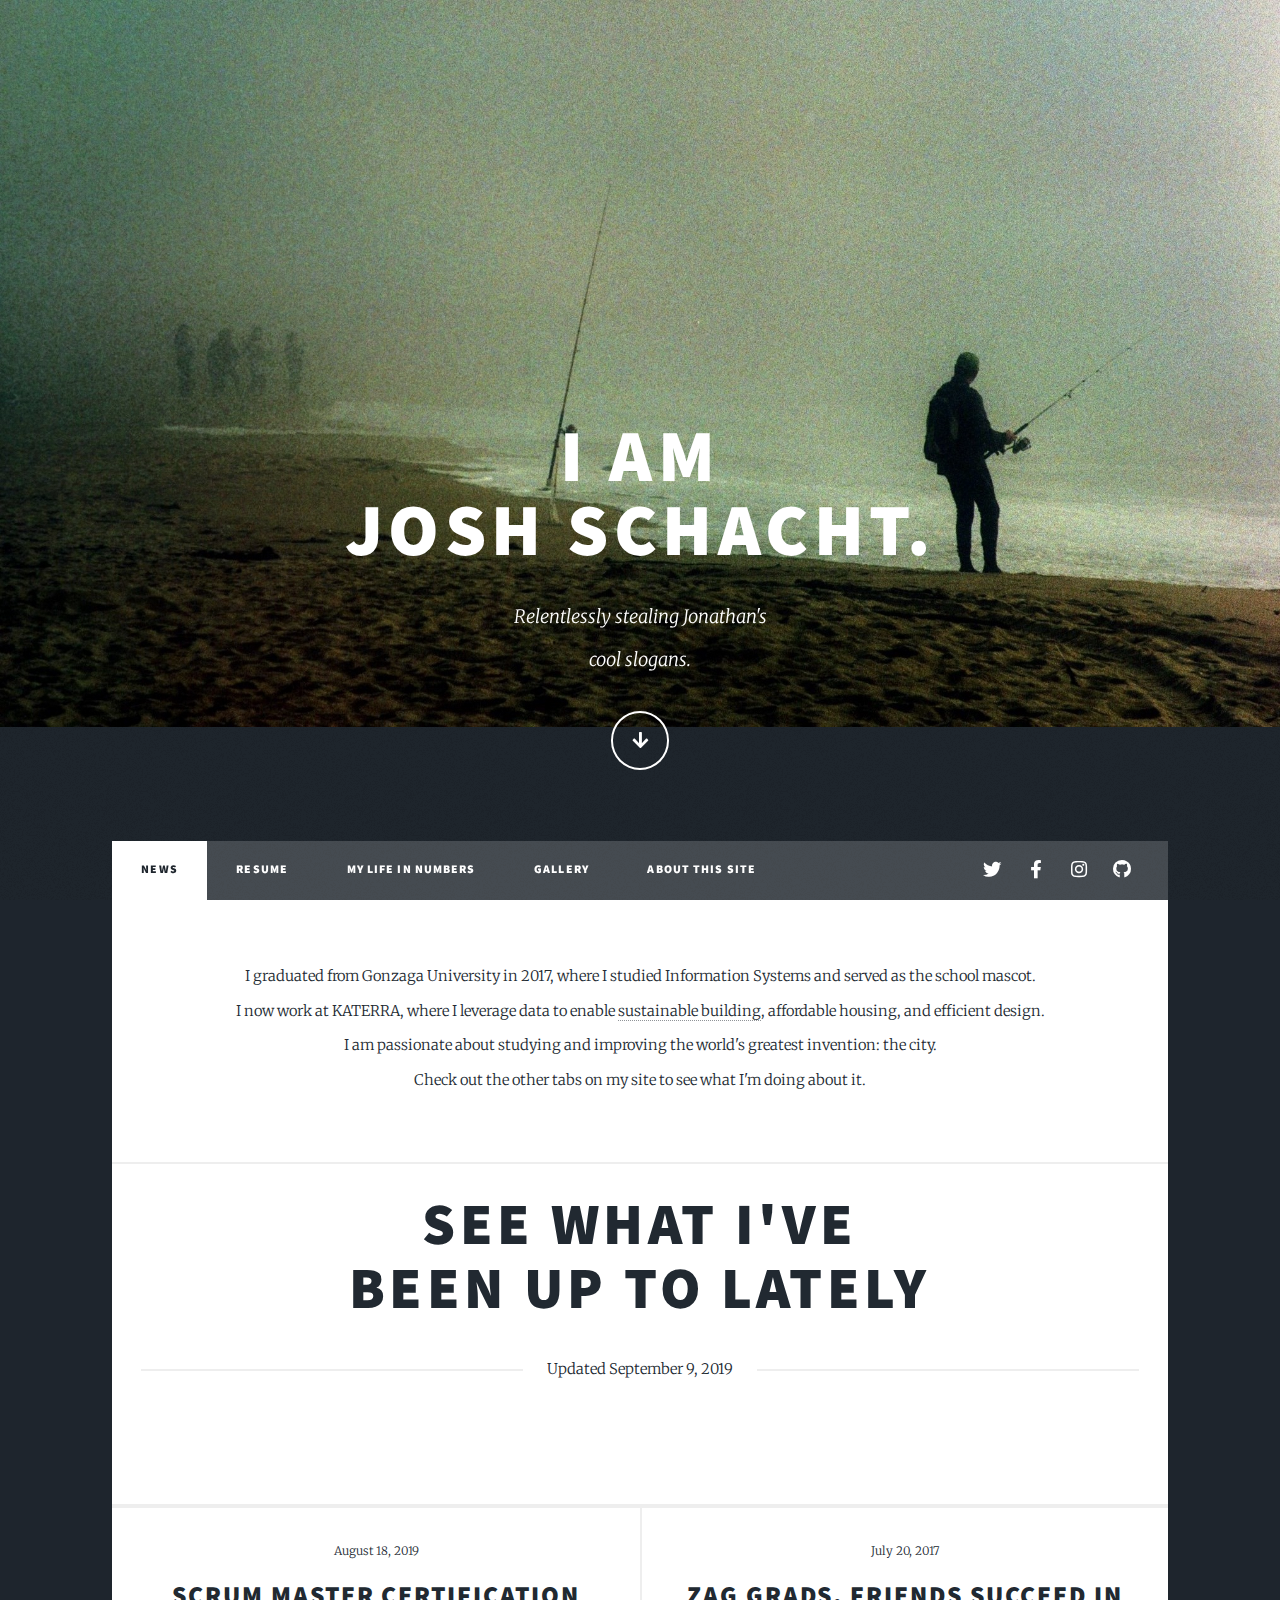
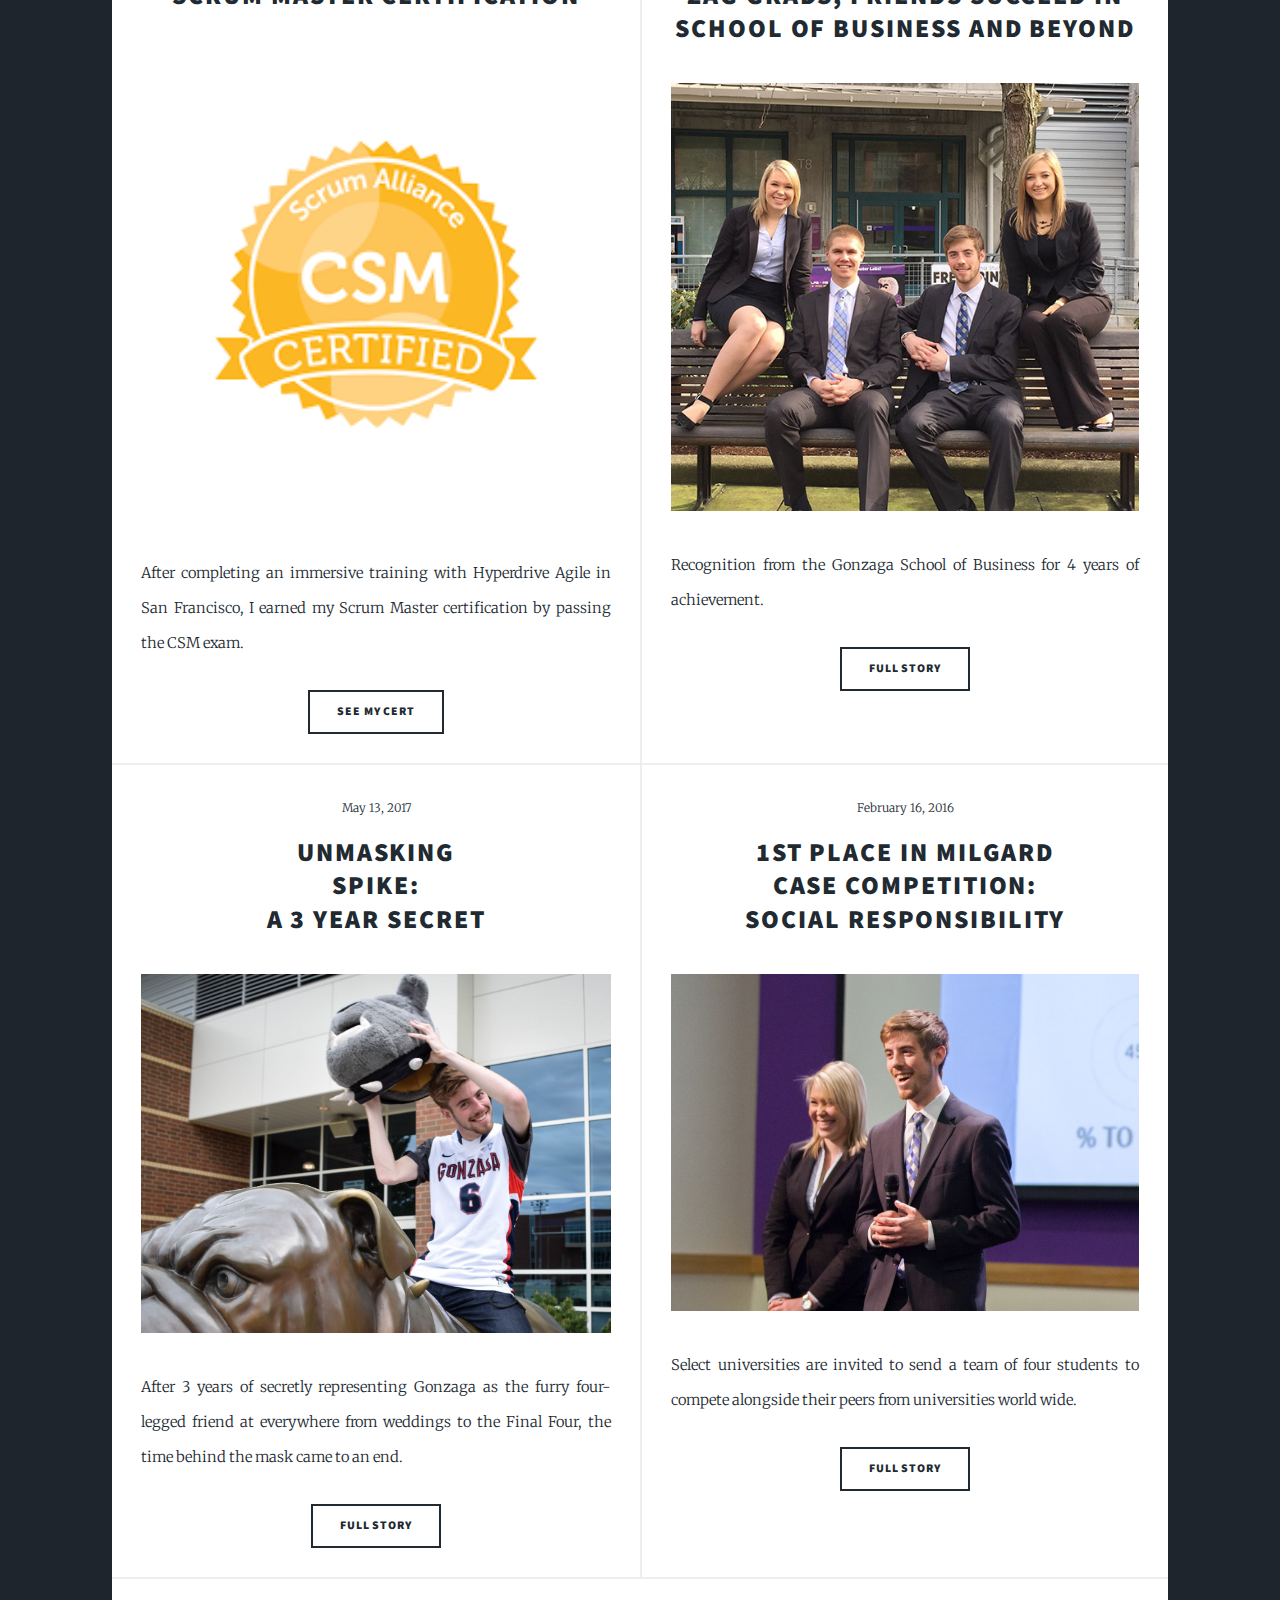
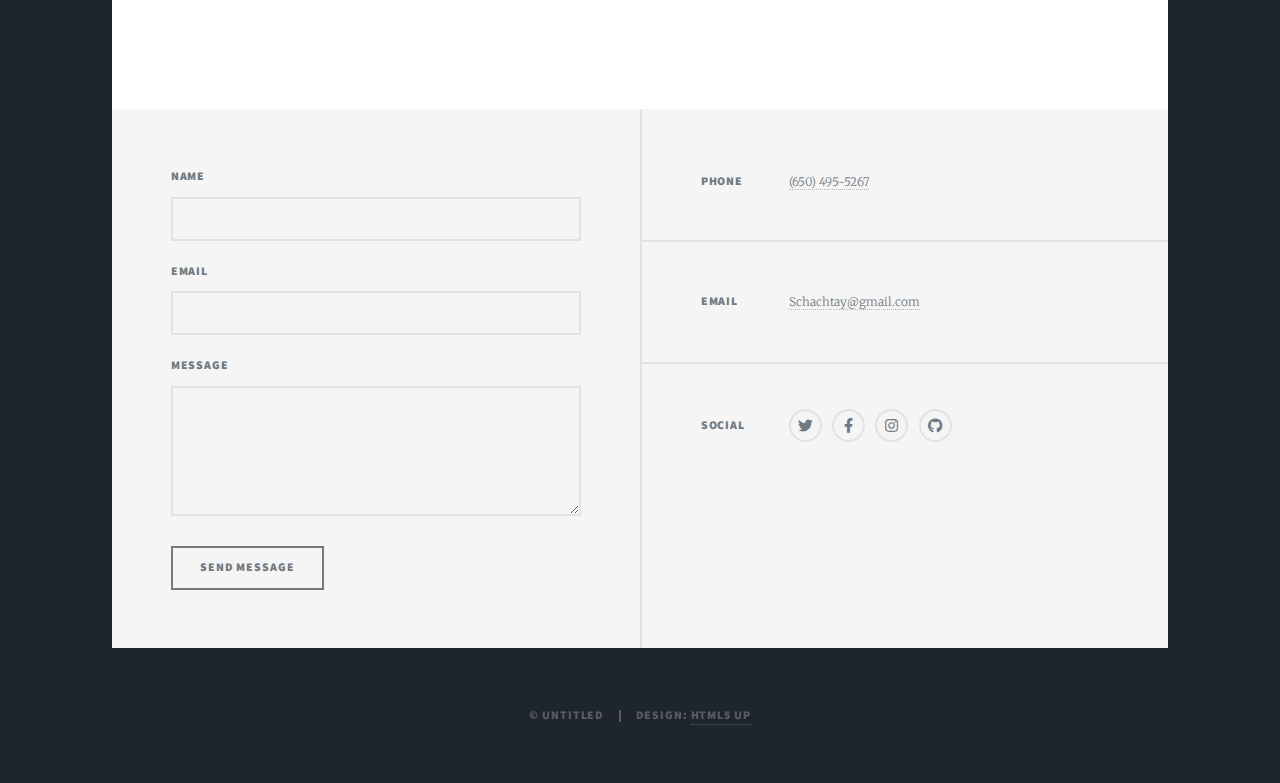
<file: index.html>
<!DOCTYPE HTML>
<!--
	Massively by HTML5 UP
	html5up.net | @ajlkn
	Free for personal and commercial use under the CCA 3.0 license (html5up.net/license)
-->
<html>
	<head>
		<title>Josh Schacht</title>
		<meta charset="utf-8" />
		<meta name="viewport" content="width=device-width, initial-scale=1, user-scalable=no" />
		<link rel="stylesheet" href="assets/css/main.css" />
		<noscript><link rel="stylesheet" href="assets/css/noscript.css" /></noscript>
	</head>
	<body class="is-preload">

		<!-- Wrapper -->
			<div id="wrapper" class="fade-in">

				<!-- Intro -->
					<div id="intro">
						<h1>I am<br />
						Josh Schacht.</h1>
						<p>Relentlessly stealing Jonathan's<br />cool slogans. 
						<ul class="actions">
							<li><a href="#header" class="button icon solid solo fa-arrow-down scrolly">Continue</a></li>
						</ul>
					</div>

				<!-- Header -->
					<header id="header">
						<a href="index.html" class="logo">Check out my projects</a>
					</header>

				<!-- Nav -->
					<nav id="nav">
						<ul class="links">
							<li class="active"><a href="index.html">News</a></li>
							<li><a href="Resume.html">Resume</a></li>
							<li><a href="LifeInNumbers.html">My Life in Numbers</a></li>
							<li><a href="Gallery.html">Gallery</a></li>
							<li><a href="About.html">About This Site</a></li>
						</ul>
						<ul class="icons">
							<li><a href="#" class="icon brands fa-twitter"><span class="label">Twitter</span></a></li>
							<li><a href="#" class="icon brands fa-facebook-f"><span class="label">Facebook</span></a></li>
							<li><a href="#" class="icon brands fa-instagram"><span class="label">Instagram</span></a></li>
							<li><a href="#" class="icon brands fa-github"><span class="label">GitHub</span></a></li>
						</ul>
					</nav>

				<!-- Main -->
					<div id="main">
						<p>I graduated from Gonzaga University in 2017, where I studied Information Systems and served as the school mascot.
						</br>I now work at KATERRA, where I leverage data to enable <a href="https://www.seattlebusinessmag.com/article/cross-laminated-timber-future-building" target="_blank">sustainable building</a>, affordable housing, and efficient design.
						</br>I am passionate about studying and improving the world's greatest invention: the city. 
						</br>Check out the other tabs on my site to see what I'm doing about it.</br></br></p>

						<!-- Featured Post -->
							<article class="post featured">
								<header class="major">
									<h2><a href="#">see what i've<br />
									been up to lately</a></h2>
									<span class="date">Updated September 9, 2019</span>
								</header>
								<!--BUTTON TO LINK OUT: <ul class="actions special">
									<li><a href="#" class="button large">Full Story</a></li>
								</ul>-->
							</article>

						<!-- Posts -->
							<!--CSM-->
							<section class="posts">
								<article>
									<header>
										<span class="date">August 18, 2019</span>
										<h2><a href="http://bcert.me/swhyoifrn" target="_blank">Scrum Master Certification<br />
										</a></h2>
									</header>
									<a href="http://bcert.me/swhyoifrn" class="image fit" target="_blank"><img id = "badge" src="images/csmbadge2.png" alt="no pic" /></a>
									<p>After completing an immersive training with Hyperdrive Agile in San Francisco, I earned my Scrum Master certification by passing the CSM exam.</p>
									<ul class="actions special">
										<li><a href="http://bcert.me/swhyoifrn" class="button" target="_blank">See my cert</a></li>
									</ul>
								</article>
								<!--Zag Grads Succeed-->
								<article>
									<header>
										<span class="date">July 20, 2017</span>
										<h2><a href="https://www.gonzaga.edu/news-events/stories/2017/7/20/zag-grads-friends-succeed-in-school-of-business-and-beyond" target="_blank">Zag Grads, Friends Succeed in School of Business and Beyond<br />
										</a></h2>
									</header>
									<a href="https://www.gonzaga.edu/news-events/stories/2017/7/20/zag-grads-friends-succeed-in-school-of-business-and-beyond" target="_blank" class="image fit"><img src="images/ZagGrads.jpg" alt=""/></a>
									<p>Recognition from the Gonzaga School of Business for 4 years of achievement.</p>
									<ul class="actions special">
										<li><a href="https://www.gonzaga.edu/news-events/stories/2017/7/20/zag-grads-friends-succeed-in-school-of-business-and-beyond" target="_blank" " class="button">Full Story</a></li>
									</ul>
								</article>
								<!--Spike-->
								<article>
									<header>
										<span class="date">May 13, 2017</span>
										<h2><a href="https://www.gonzagabulletin.com/news/revealing-spike-four-seniors-reflect-on-their-time-as-gonzaga/article_f14f1548-3368-11e7-8da4-1f3b343b0df8.html">Unmasking<br/> Spike:<br />
										a 3 Year Secret</a></h2>
									</header>
									<a href="https://www.gonzagabulletin.com/news/revealing-spike-four-seniors-reflect-on-their-time-as-gonzaga/article_f14f1548-3368-11e7-8da4-1f3b343b0df8.html" class="image fit"><img src="images/Spike.jpg" alt="" /></a>
									<p>After 3 years of secretly representing Gonzaga as the furry four-legged friend at everywhere from weddings to the Final Four, the time behind the mask came to an end.</p>
									<ul class="actions special">
										<li><a href="https://www.gonzagabulletin.com/news/revealing-spike-four-seniors-reflect-on-their-time-as-gonzaga/article_f14f1548-3368-11e7-8da4-1f3b343b0df8.html" class="button">Full Story</a></li>
									</ul>
								</article>
								<!--Milgard-->
								<article>
									<header>
										<span class="date">February 16, 2016</span>
										<h2><a href="https://digitalcommons.tacoma.uw.edu/miccsr_presentations/11/?utm_source=digitalcommons.tacoma.uw.edu%2Fmiccsr_presentations%2F11&utm_medium=PDF&utm_campaign=PDFCoverPages">1st Place in Milgard<br />
										Case Competition: </br>Social Responsibility</a></h2>
									</header>
									<a href="https://digitalcommons.tacoma.uw.edu/miccsr_presentations/11/?utm_source=digitalcommons.tacoma.uw.edu%2Fmiccsr_presentations%2F11&utm_medium=PDF&utm_campaign=PDFCoverPages" class="image fit"><img src="images/Milgard2.PNG" alt="" /></a>
									<p>Select universities are invited to send a team of four students to compete alongside their peers from universities world wide.</p>
									<ul class="actions special">
										<li><a href="https://digitalcommons.tacoma.uw.edu/miccsr_presentations/11/?utm_source=digitalcommons.tacoma.uw.edu%2Fmiccsr_presentations%2F11&utm_medium=PDF&utm_campaign=PDFCoverPages" class="button">Full Story</a></li>
									</ul>
								</article>
							</section>

						<!-- Footer -->
							<footer>
								<div class="pagination">
									<!--<a href="#" class="previous">Prev</a>-->
									<!--FOR WHEN I HAVE ENOUGH UPDATES FOR MULTIPLE PAGES 
									<a href="#" class="page active">1</a>
									<a href="#" class="page">2</a>
									<a href="#" class="page">3</a>
									<span class="extra">&hellip;</span>
									<a href="#" class="page">8</a>
									<a href="#" class="page">9</a>
									<a href="#" class="page">10</a>
									<a href="#" class="next">Next</a>
								-->
								</div>
							</footer>

					</div>

				<!-- Footer -->
					<footer id="footer">
						<section>
							<form method="post" action="#">
								<div class="fields">
									<div class="field">
										<label for="name">Name</label>
										<input type="text" name="name" id="name" />
									</div>
									<div class="field">
										<label for="email">Email</label>
										<input type="text" name="email" id="email" />
									</div>
									<div class="field">
										<label for="message">Message</label>
										<textarea name="message" id="message" rows="3"></textarea>
									</div>
								</div>
								<ul class="actions">
									<li><input type="submit" value="Send Message" /></li>
								</ul>
							</form>
						</section>
						<section class="split contact">
							<section>
								<h3>Phone</h3>
								<p><a href="#">(650) 495-5267</a></p>
							</section>
							<section>
								<h3>Email</h3>
								<p><a href="#">Schachtay@gmail.com</a></p>
							</section>
							<section>
								<h3>Social</h3>
								<ul class="icons alt">
									<li><a href="#" class="icon brands alt fa-twitter"><span class="label">Twitter</span></a></li>
									<li><a href="#" class="icon brands alt fa-facebook-f"><span class="label">Facebook</span></a></li>
									<li><a href="#" class="icon brands alt fa-instagram"><span class="label">Instagram</span></a></li>
									<li><a href="#" class="icon brands alt fa-github"><span class="label">GitHub</span></a></li>
								</ul>
							</section>
						</section>
					</footer>

				<!-- Copyright -->
					<div id="copyright">
						<ul><li>&copy; Untitled</li><li>Design: <a href="https://html5up.net">HTML5 UP</a></li></ul>
					</div>

			</div>

		<!-- Scripts -->
			<script src="assets/js/jquery.min.js"></script>
			<script src="assets/js/jquery.scrollex.min.js"></script>
			<script src="assets/js/jquery.scrolly.min.js"></script>
			<script src="assets/js/browser.min.js"></script>
			<script src="assets/js/breakpoints.min.js"></script>
			<script src="assets/js/util.js"></script>
			<script src="assets/js/main.js"></script>

	</body>
</html>
</file>
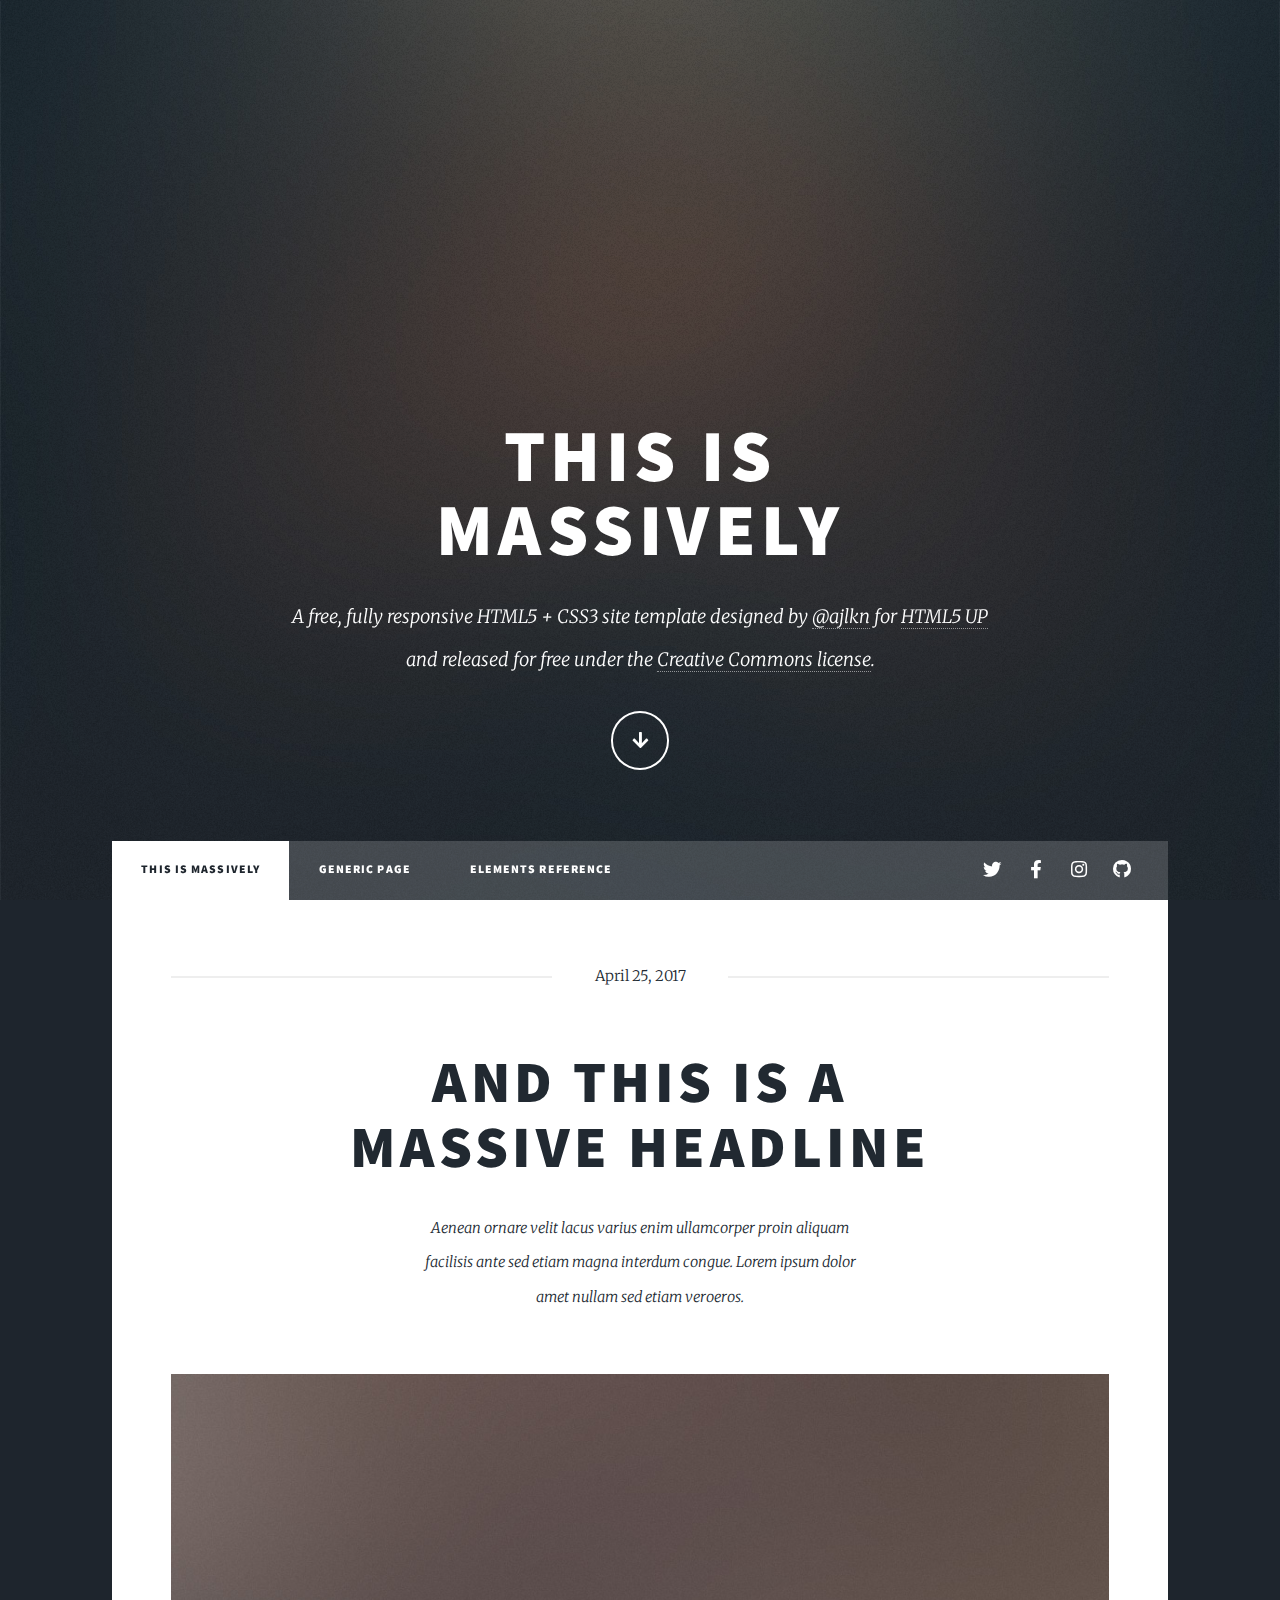
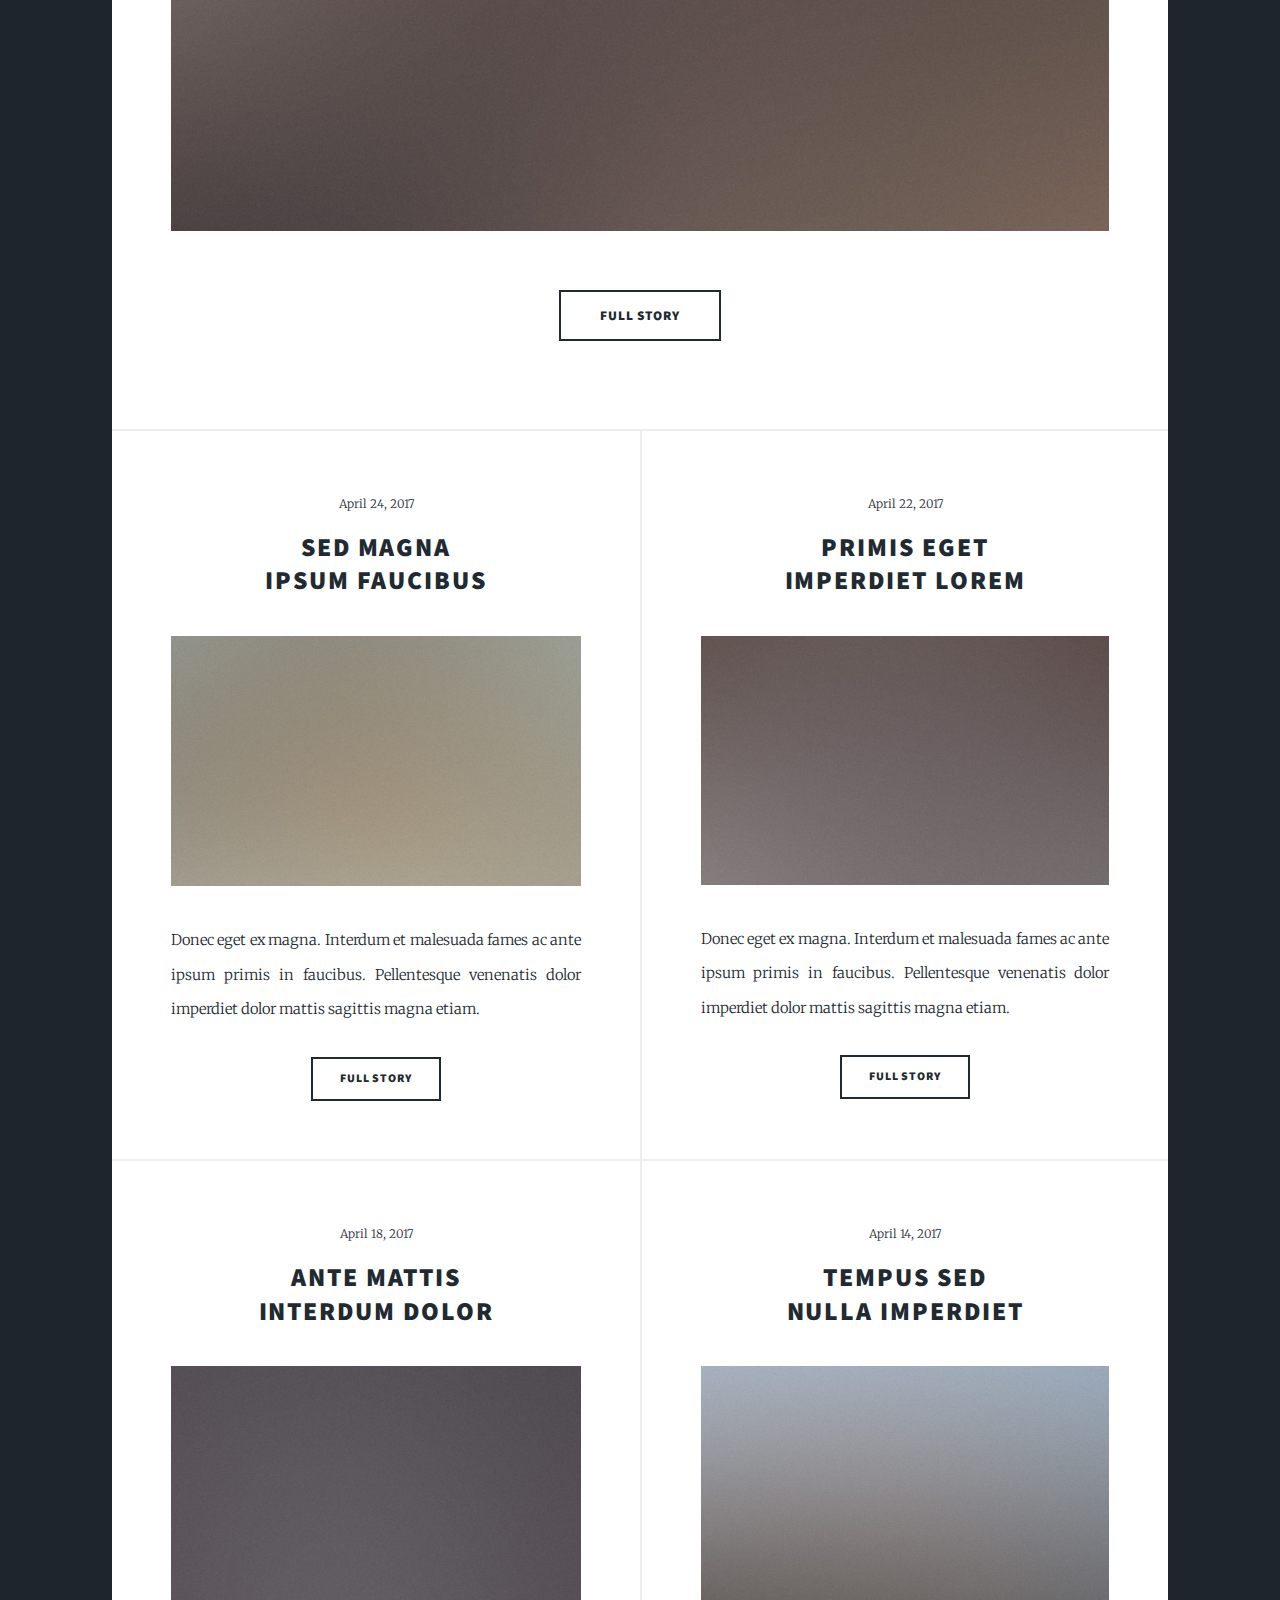
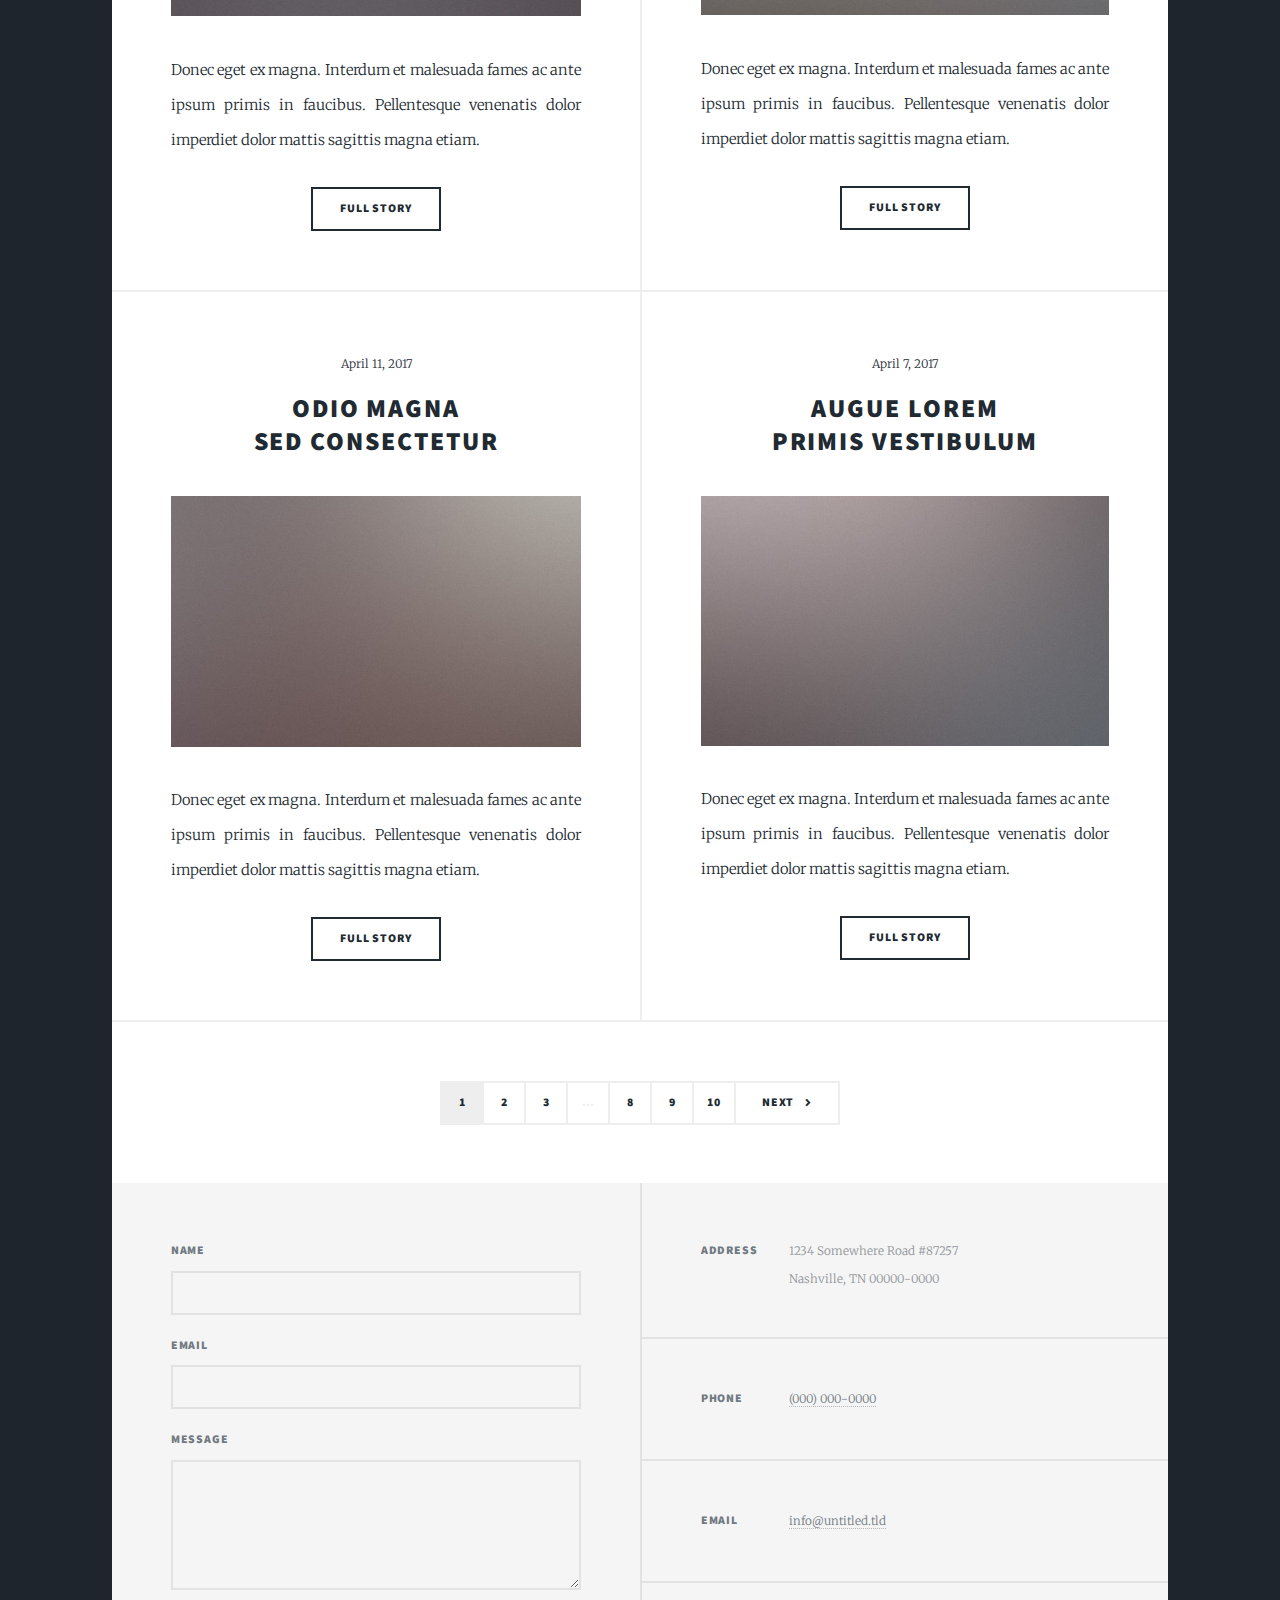
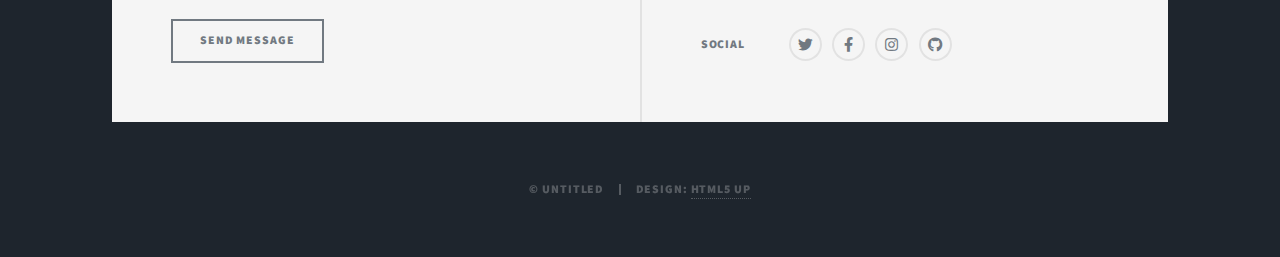
<file: JSchacht.github.io/index.html>
<!DOCTYPE HTML>
<!--
	Massively by HTML5 UP
	html5up.net | @ajlkn
	Free for personal and commercial use under the CCA 3.0 license (html5up.net/license)
-->
<html>
	<head>
		<title>Massively by HTML5 UP</title>
		<meta charset="utf-8" />
		<meta name="viewport" content="width=device-width, initial-scale=1, user-scalable=no" />
		<link rel="stylesheet" href="assets/css/main.css" />
		<noscript><link rel="stylesheet" href="assets/css/noscript.css" /></noscript>
	</head>
	<body class="is-preload">

		<!-- Wrapper -->
			<div id="wrapper" class="fade-in">

				<!-- Intro -->
					<div id="intro">
						<h1>This is<br />
						Massively</h1>
						<p>A free, fully responsive HTML5 + CSS3 site template designed by <a href="https://twitter.com/ajlkn">@ajlkn</a> for <a href="https://html5up.net">HTML5 UP</a><br />
						and released for free under the <a href="https://html5up.net/license">Creative Commons license</a>.</p>
						<ul class="actions">
							<li><a href="#header" class="button icon solid solo fa-arrow-down scrolly">Continue</a></li>
						</ul>
					</div>

				<!-- Header -->
					<header id="header">
						<a href="index.html" class="logo">Massively</a>
					</header>

				<!-- Nav -->
					<nav id="nav">
						<ul class="links">
							<li class="active"><a href="index.html">This is Massively</a></li>
							<li><a href="generic.html">Generic Page</a></li>
							<li><a href="elements.html">Elements Reference</a></li>
						</ul>
						<ul class="icons">
							<li><a href="#" class="icon brands fa-twitter"><span class="label">Twitter</span></a></li>
							<li><a href="#" class="icon brands fa-facebook-f"><span class="label">Facebook</span></a></li>
							<li><a href="#" class="icon brands fa-instagram"><span class="label">Instagram</span></a></li>
							<li><a href="#" class="icon brands fa-github"><span class="label">GitHub</span></a></li>
						</ul>
					</nav>

				<!-- Main -->
					<div id="main">

						<!-- Featured Post -->
							<article class="post featured">
								<header class="major">
									<span class="date">April 25, 2017</span>
									<h2><a href="#">And this is a<br />
									massive headline</a></h2>
									<p>Aenean ornare velit lacus varius enim ullamcorper proin aliquam<br />
									facilisis ante sed etiam magna interdum congue. Lorem ipsum dolor<br />
									amet nullam sed etiam veroeros.</p>
								</header>
								<a href="#" class="image main"><img src="images/pic01.jpg" alt="" /></a>
								<ul class="actions special">
									<li><a href="#" class="button large">Full Story</a></li>
								</ul>
							</article>

						<!-- Posts -->
							<section class="posts">
								<article>
									<header>
										<span class="date">April 24, 2017</span>
										<h2><a href="#">Sed magna<br />
										ipsum faucibus</a></h2>
									</header>
									<a href="#" class="image fit"><img src="images/pic02.jpg" alt="" /></a>
									<p>Donec eget ex magna. Interdum et malesuada fames ac ante ipsum primis in faucibus. Pellentesque venenatis dolor imperdiet dolor mattis sagittis magna etiam.</p>
									<ul class="actions special">
										<li><a href="#" class="button">Full Story</a></li>
									</ul>
								</article>
								<article>
									<header>
										<span class="date">April 22, 2017</span>
										<h2><a href="#">Primis eget<br />
										imperdiet lorem</a></h2>
									</header>
									<a href="#" class="image fit"><img src="images/pic03.jpg" alt="" /></a>
									<p>Donec eget ex magna. Interdum et malesuada fames ac ante ipsum primis in faucibus. Pellentesque venenatis dolor imperdiet dolor mattis sagittis magna etiam.</p>
									<ul class="actions special">
										<li><a href="#" class="button">Full Story</a></li>
									</ul>
								</article>
								<article>
									<header>
										<span class="date">April 18, 2017</span>
										<h2><a href="#">Ante mattis<br />
										interdum dolor</a></h2>
									</header>
									<a href="#" class="image fit"><img src="images/pic04.jpg" alt="" /></a>
									<p>Donec eget ex magna. Interdum et malesuada fames ac ante ipsum primis in faucibus. Pellentesque venenatis dolor imperdiet dolor mattis sagittis magna etiam.</p>
									<ul class="actions special">
										<li><a href="#" class="button">Full Story</a></li>
									</ul>
								</article>
								<article>
									<header>
										<span class="date">April 14, 2017</span>
										<h2><a href="#">Tempus sed<br />
										nulla imperdiet</a></h2>
									</header>
									<a href="#" class="image fit"><img src="images/pic05.jpg" alt="" /></a>
									<p>Donec eget ex magna. Interdum et malesuada fames ac ante ipsum primis in faucibus. Pellentesque venenatis dolor imperdiet dolor mattis sagittis magna etiam.</p>
									<ul class="actions special">
										<li><a href="#" class="button">Full Story</a></li>
									</ul>
								</article>
								<article>
									<header>
										<span class="date">April 11, 2017</span>
										<h2><a href="#">Odio magna<br />
										sed consectetur</a></h2>
									</header>
									<a href="#" class="image fit"><img src="images/pic06.jpg" alt="" /></a>
									<p>Donec eget ex magna. Interdum et malesuada fames ac ante ipsum primis in faucibus. Pellentesque venenatis dolor imperdiet dolor mattis sagittis magna etiam.</p>
									<ul class="actions special">
										<li><a href="#" class="button">Full Story</a></li>
									</ul>
								</article>
								<article>
									<header>
										<span class="date">April 7, 2017</span>
										<h2><a href="#">Augue lorem<br />
										primis vestibulum</a></h2>
									</header>
									<a href="#" class="image fit"><img src="images/pic07.jpg" alt="" /></a>
									<p>Donec eget ex magna. Interdum et malesuada fames ac ante ipsum primis in faucibus. Pellentesque venenatis dolor imperdiet dolor mattis sagittis magna etiam.</p>
									<ul class="actions special">
										<li><a href="#" class="button">Full Story</a></li>
									</ul>
								</article>
							</section>

						<!-- Footer -->
							<footer>
								<div class="pagination">
									<!--<a href="#" class="previous">Prev</a>-->
									<a href="#" class="page active">1</a>
									<a href="#" class="page">2</a>
									<a href="#" class="page">3</a>
									<span class="extra">&hellip;</span>
									<a href="#" class="page">8</a>
									<a href="#" class="page">9</a>
									<a href="#" class="page">10</a>
									<a href="#" class="next">Next</a>
								</div>
							</footer>

					</div>

				<!-- Footer -->
					<footer id="footer">
						<section>
							<form method="post" action="#">
								<div class="fields">
									<div class="field">
										<label for="name">Name</label>
										<input type="text" name="name" id="name" />
									</div>
									<div class="field">
										<label for="email">Email</label>
										<input type="text" name="email" id="email" />
									</div>
									<div class="field">
										<label for="message">Message</label>
										<textarea name="message" id="message" rows="3"></textarea>
									</div>
								</div>
								<ul class="actions">
									<li><input type="submit" value="Send Message" /></li>
								</ul>
							</form>
						</section>
						<section class="split contact">
							<section class="alt">
								<h3>Address</h3>
								<p>1234 Somewhere Road #87257<br />
								Nashville, TN 00000-0000</p>
							</section>
							<section>
								<h3>Phone</h3>
								<p><a href="#">(000) 000-0000</a></p>
							</section>
							<section>
								<h3>Email</h3>
								<p><a href="#">info@untitled.tld</a></p>
							</section>
							<section>
								<h3>Social</h3>
								<ul class="icons alt">
									<li><a href="#" class="icon brands alt fa-twitter"><span class="label">Twitter</span></a></li>
									<li><a href="#" class="icon brands alt fa-facebook-f"><span class="label">Facebook</span></a></li>
									<li><a href="#" class="icon brands alt fa-instagram"><span class="label">Instagram</span></a></li>
									<li><a href="#" class="icon brands alt fa-github"><span class="label">GitHub</span></a></li>
								</ul>
							</section>
						</section>
					</footer>

				<!-- Copyright -->
					<div id="copyright">
						<ul><li>&copy; Untitled</li><li>Design: <a href="https://html5up.net">HTML5 UP</a></li></ul>
					</div>

			</div>

		<!-- Scripts -->
			<script src="assets/js/jquery.min.js"></script>
			<script src="assets/js/jquery.scrollex.min.js"></script>
			<script src="assets/js/jquery.scrolly.min.js"></script>
			<script src="assets/js/browser.min.js"></script>
			<script src="assets/js/breakpoints.min.js"></script>
			<script src="assets/js/util.js"></script>
			<script src="assets/js/main.js"></script>

	</body>
</html>
</file>
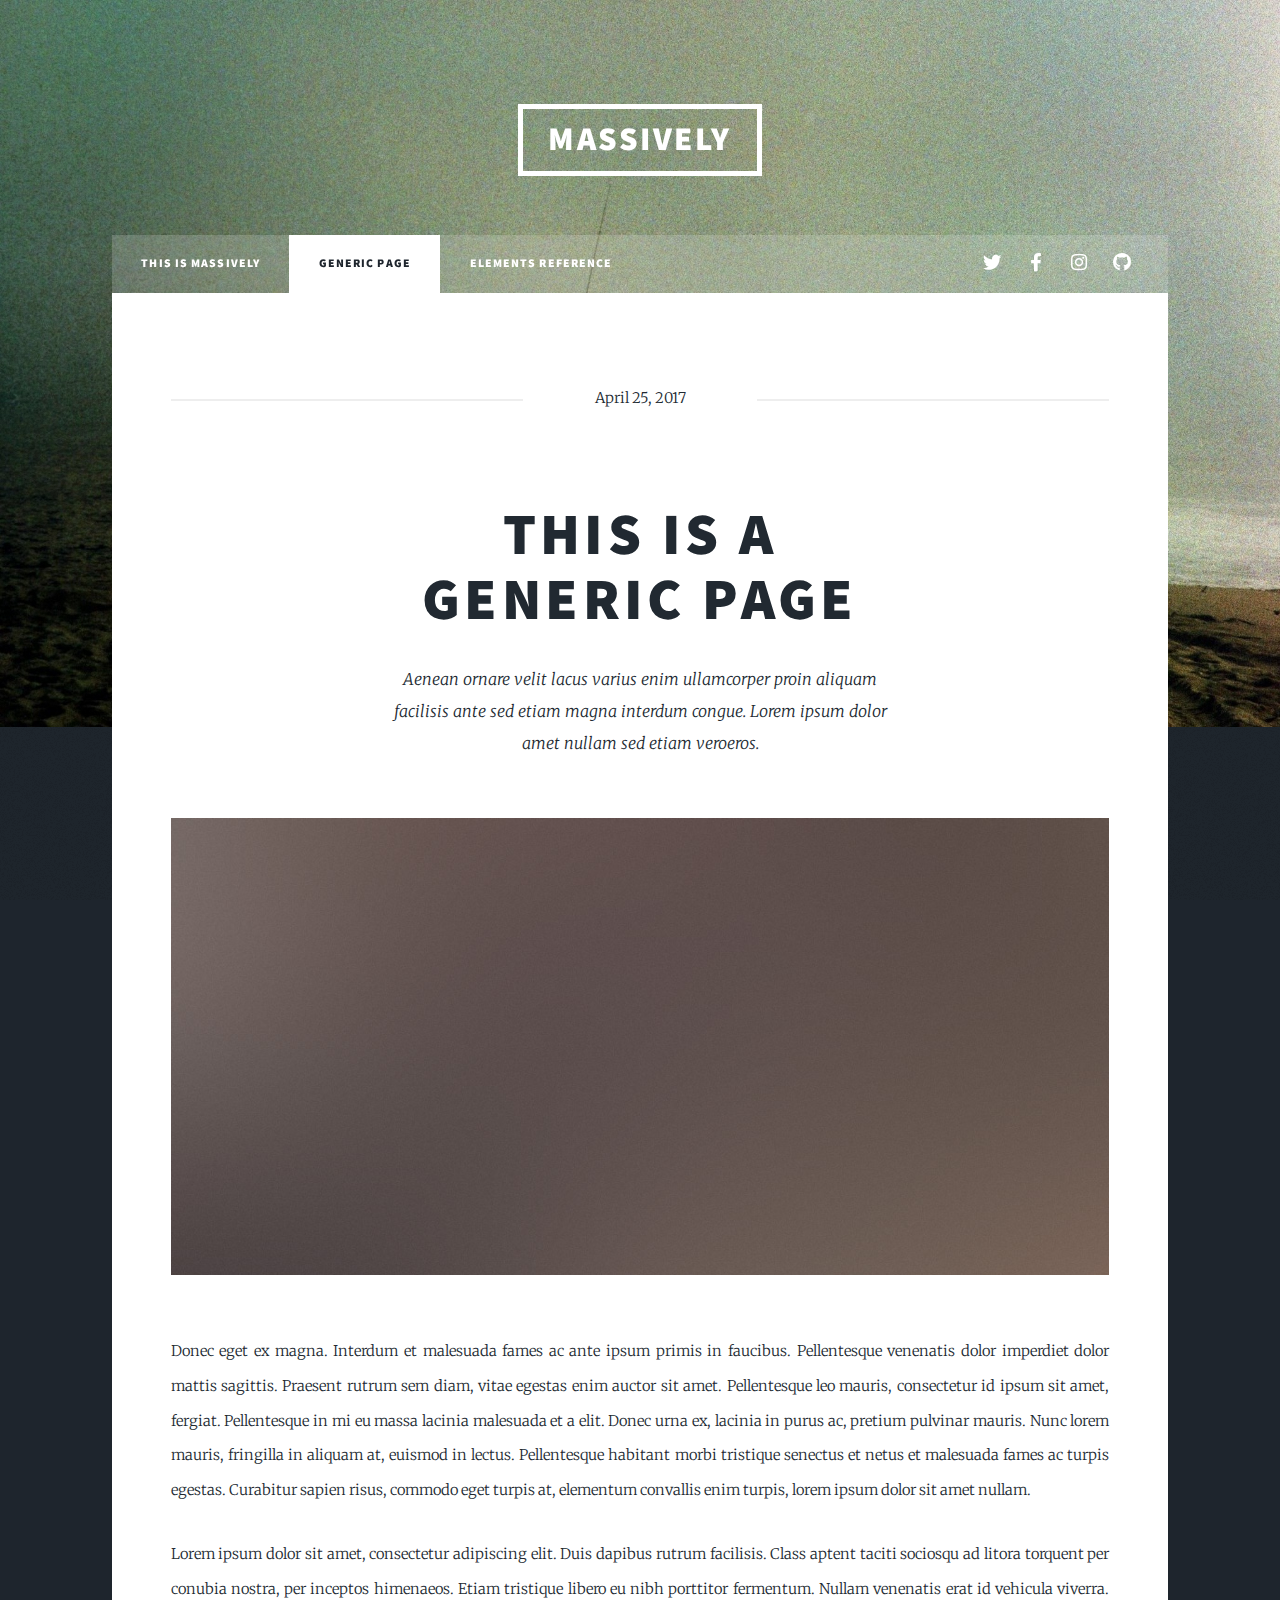
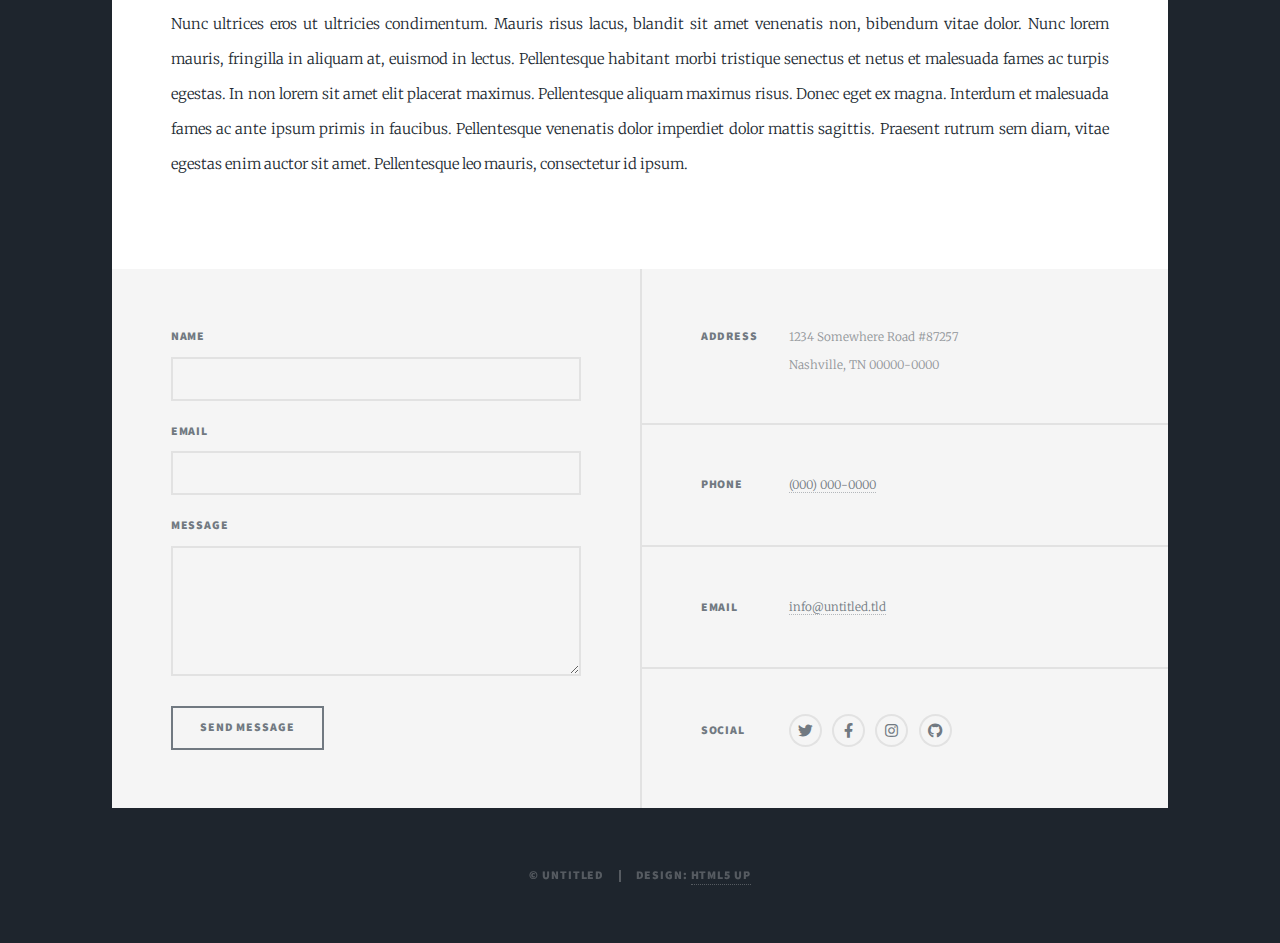
<file: About.html>
<!DOCTYPE HTML>
<!--
	Massively by HTML5 UP
	html5up.net | @ajlkn
	Free for personal and commercial use under the CCA 3.0 license (html5up.net/license)
-->
<html>
	<head>
		<title>Generic Page - Massively by HTML5 UP</title>
		<meta charset="utf-8" />
		<meta name="viewport" content="width=device-width, initial-scale=1, user-scalable=no" />
		<link rel="stylesheet" href="assets/css/main.css" />
		<noscript><link rel="stylesheet" href="assets/css/noscript.css" /></noscript>
	</head>
	<body class="is-preload">

		<!-- Wrapper -->
			<div id="wrapper">

				<!-- Header -->
					<header id="header">
						<a href="index.html" class="logo">Massively</a>
					</header>

				<!-- Nav -->
					<nav id="nav">
						<ul class="links">
							<li><a href="index.html">This is Massively</a></li>
							<li class="active"><a href="generic.html">Generic Page</a></li>
							<li><a href="elements.html">Elements Reference</a></li>
						</ul>
						<ul class="icons">
							<li><a href="#" class="icon brands fa-twitter"><span class="label">Twitter</span></a></li>
							<li><a href="#" class="icon brands fa-facebook-f"><span class="label">Facebook</span></a></li>
							<li><a href="#" class="icon brands fa-instagram"><span class="label">Instagram</span></a></li>
							<li><a href="#" class="icon brands fa-github"><span class="label">GitHub</span></a></li>
						</ul>
					</nav>

				<!-- Main -->
					<div id="main">

						<!-- Post -->
							<section class="post">
								<header class="major">
									<span class="date">April 25, 2017</span>
									<h1>This is a<br />
									Generic Page</h1>
									<p>Aenean ornare velit lacus varius enim ullamcorper proin aliquam<br />
									facilisis ante sed etiam magna interdum congue. Lorem ipsum dolor<br />
									amet nullam sed etiam veroeros.</p>
								</header>
								<div class="image main"><img src="images/pic01.jpg" alt="" /></div>
								<p>Donec eget ex magna. Interdum et malesuada fames ac ante ipsum primis in faucibus. Pellentesque venenatis dolor imperdiet dolor mattis sagittis. Praesent rutrum sem diam, vitae egestas enim auctor sit amet. Pellentesque leo mauris, consectetur id ipsum sit amet, fergiat. Pellentesque in mi eu massa lacinia malesuada et a elit. Donec urna ex, lacinia in purus ac, pretium pulvinar mauris. Nunc lorem mauris, fringilla in aliquam at, euismod in lectus. Pellentesque habitant morbi tristique senectus et netus et malesuada fames ac turpis egestas. Curabitur sapien risus, commodo eget turpis at, elementum convallis enim turpis, lorem ipsum dolor sit amet nullam.</p>
								<p>Lorem ipsum dolor sit amet, consectetur adipiscing elit. Duis dapibus rutrum facilisis. Class aptent taciti sociosqu ad litora torquent per conubia nostra, per inceptos himenaeos. Etiam tristique libero eu nibh porttitor fermentum. Nullam venenatis erat id vehicula viverra. Nunc ultrices eros ut ultricies condimentum. Mauris risus lacus, blandit sit amet venenatis non, bibendum vitae dolor. Nunc lorem mauris, fringilla in aliquam at, euismod in lectus. Pellentesque habitant morbi tristique senectus et netus et malesuada fames ac turpis egestas. In non lorem sit amet elit placerat maximus. Pellentesque aliquam maximus risus. Donec eget ex magna. Interdum et malesuada fames ac ante ipsum primis in faucibus. Pellentesque venenatis dolor imperdiet dolor mattis sagittis. Praesent rutrum sem diam, vitae egestas enim auctor sit amet. Pellentesque leo mauris, consectetur id ipsum.</p>
							</section>

					</div>

				<!-- Footer -->
					<footer id="footer">
						<section>
							<form method="post" action="#">
								<div class="fields">
									<div class="field">
										<label for="name">Name</label>
										<input type="text" name="name" id="name" />
									</div>
									<div class="field">
										<label for="email">Email</label>
										<input type="text" name="email" id="email" />
									</div>
									<div class="field">
										<label for="message">Message</label>
										<textarea name="message" id="message" rows="3"></textarea>
									</div>
								</div>
								<ul class="actions">
									<li><input type="submit" value="Send Message" /></li>
								</ul>
							</form>
						</section>
						<section class="split contact">
							<section class="alt">
								<h3>Address</h3>
								<p>1234 Somewhere Road #87257<br />
								Nashville, TN 00000-0000</p>
							</section>
							<section>
								<h3>Phone</h3>
								<p><a href="#">(000) 000-0000</a></p>
							</section>
							<section>
								<h3>Email</h3>
								<p><a href="#">info@untitled.tld</a></p>
							</section>
							<section>
								<h3>Social</h3>
								<ul class="icons alt">
									<li><a href="#" class="icon brands alt fa-twitter"><span class="label">Twitter</span></a></li>
									<li><a href="#" class="icon brands alt fa-facebook-f"><span class="label">Facebook</span></a></li>
									<li><a href="#" class="icon brands alt fa-instagram"><span class="label">Instagram</span></a></li>
									<li><a href="#" class="icon brands alt fa-github"><span class="label">GitHub</span></a></li>
								</ul>
							</section>
						</section>
					</footer>

				<!-- Copyright -->
					<div id="copyright">
						<ul><li>&copy; Untitled</li><li>Design: <a href="https://html5up.net">HTML5 UP</a></li></ul>
					</div>

			</div>

		<!-- Scripts -->
			<script src="assets/js/jquery.min.js"></script>
			<script src="assets/js/jquery.scrollex.min.js"></script>
			<script src="assets/js/jquery.scrolly.min.js"></script>
			<script src="assets/js/browser.min.js"></script>
			<script src="assets/js/breakpoints.min.js"></script>
			<script src="assets/js/util.js"></script>
			<script src="assets/js/main.js"></script>

	</body>
</html>
</file>
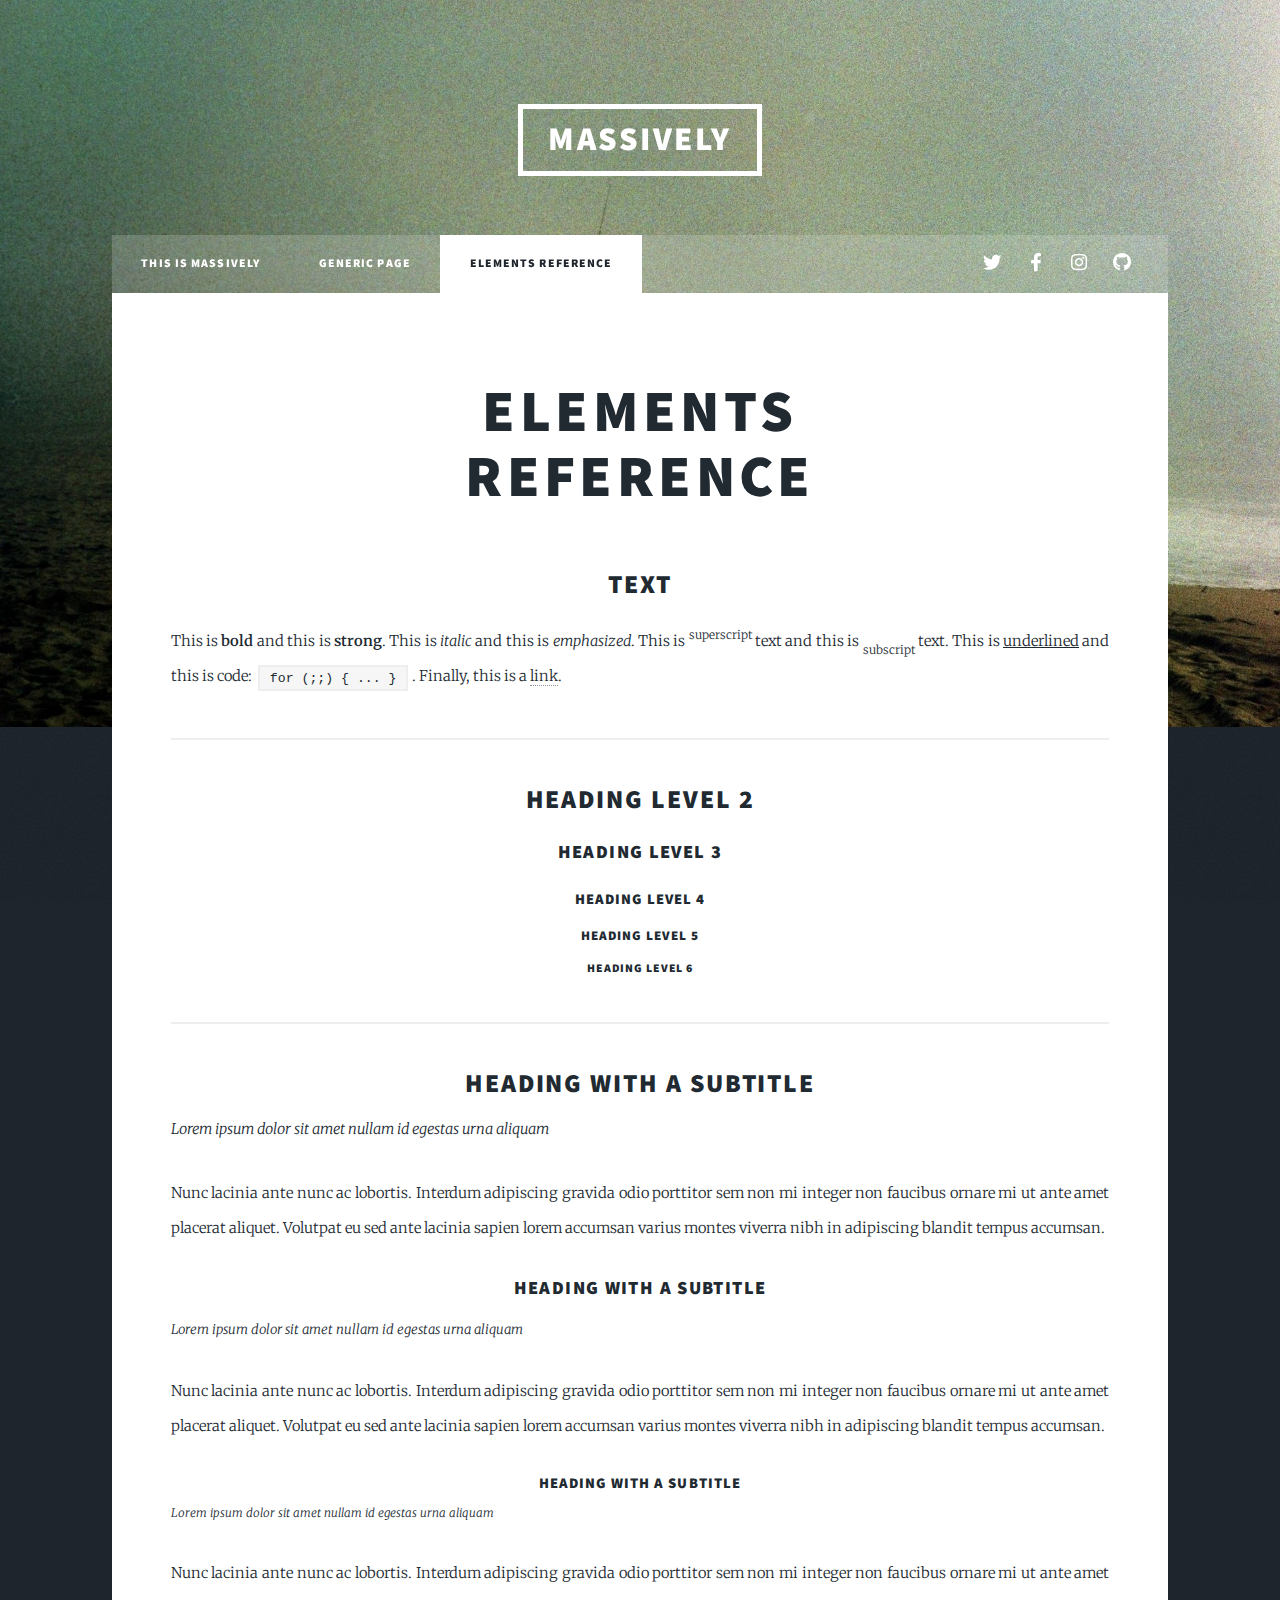
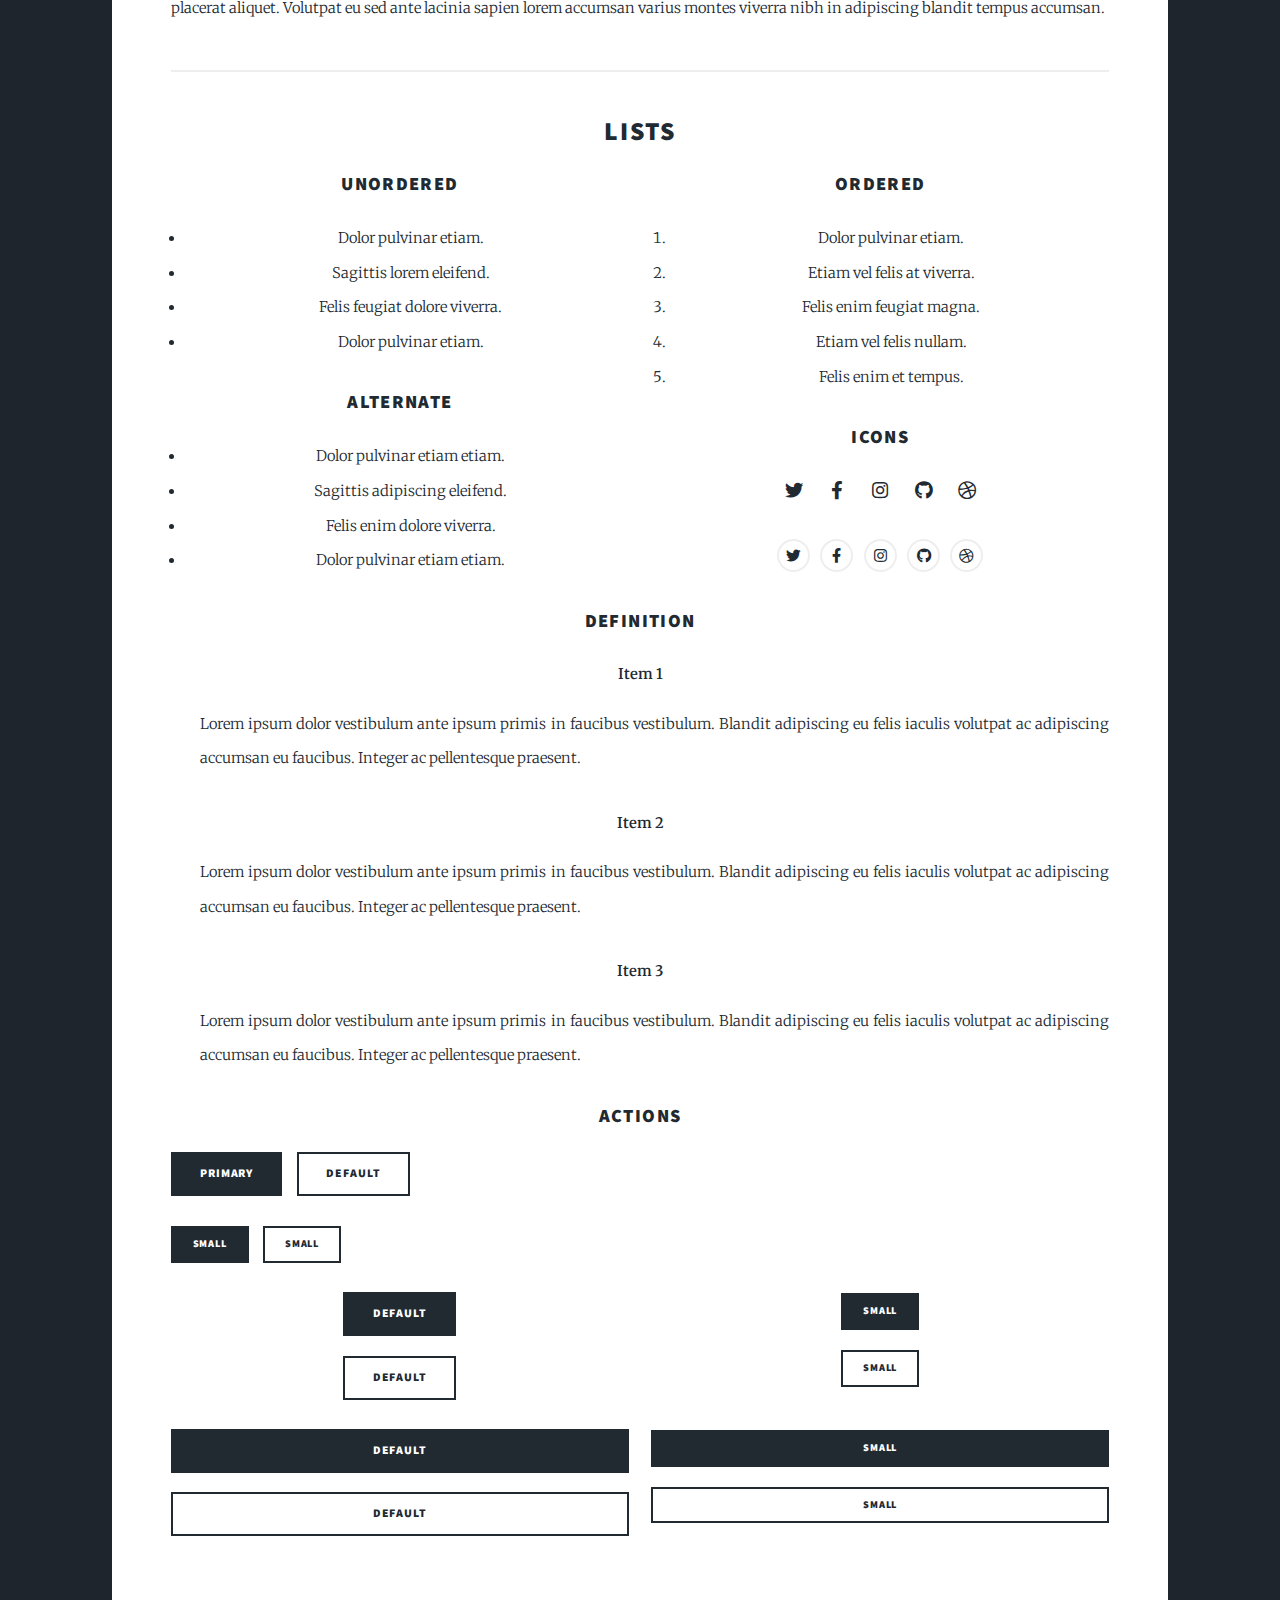
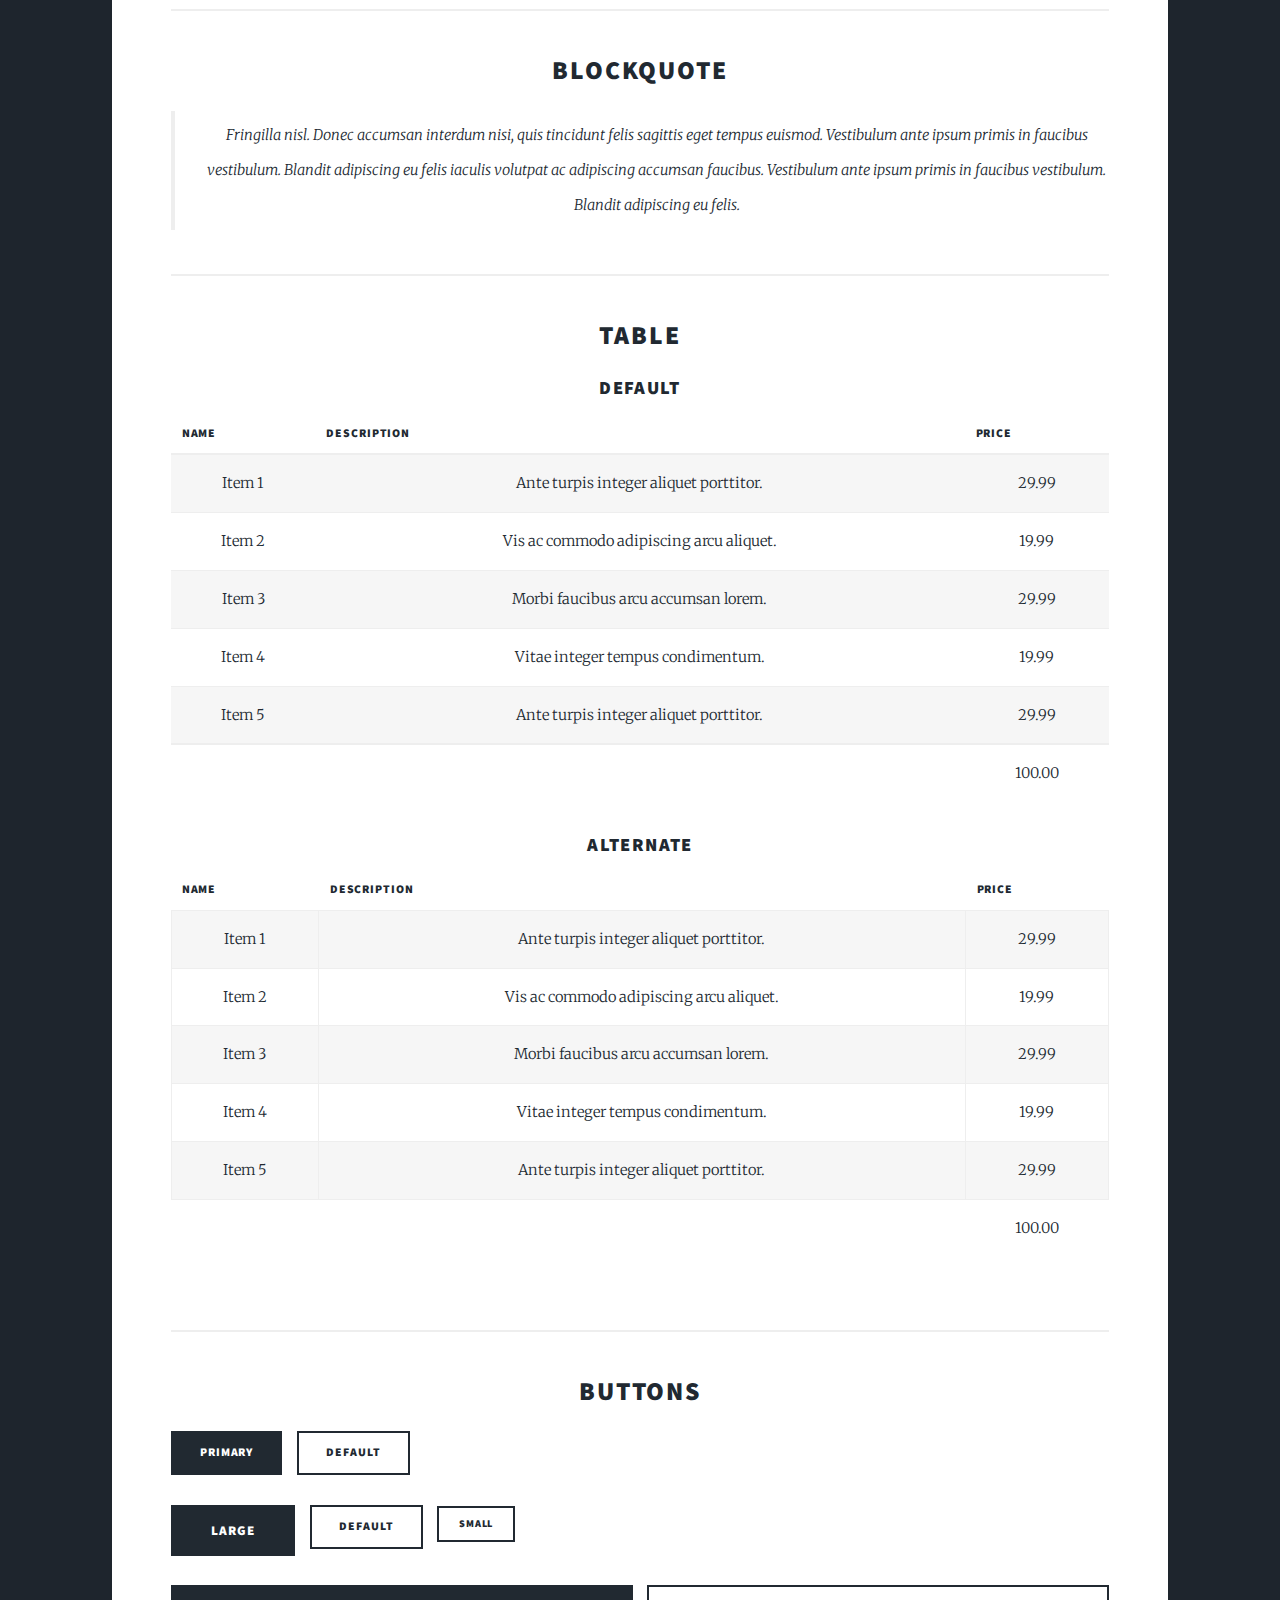
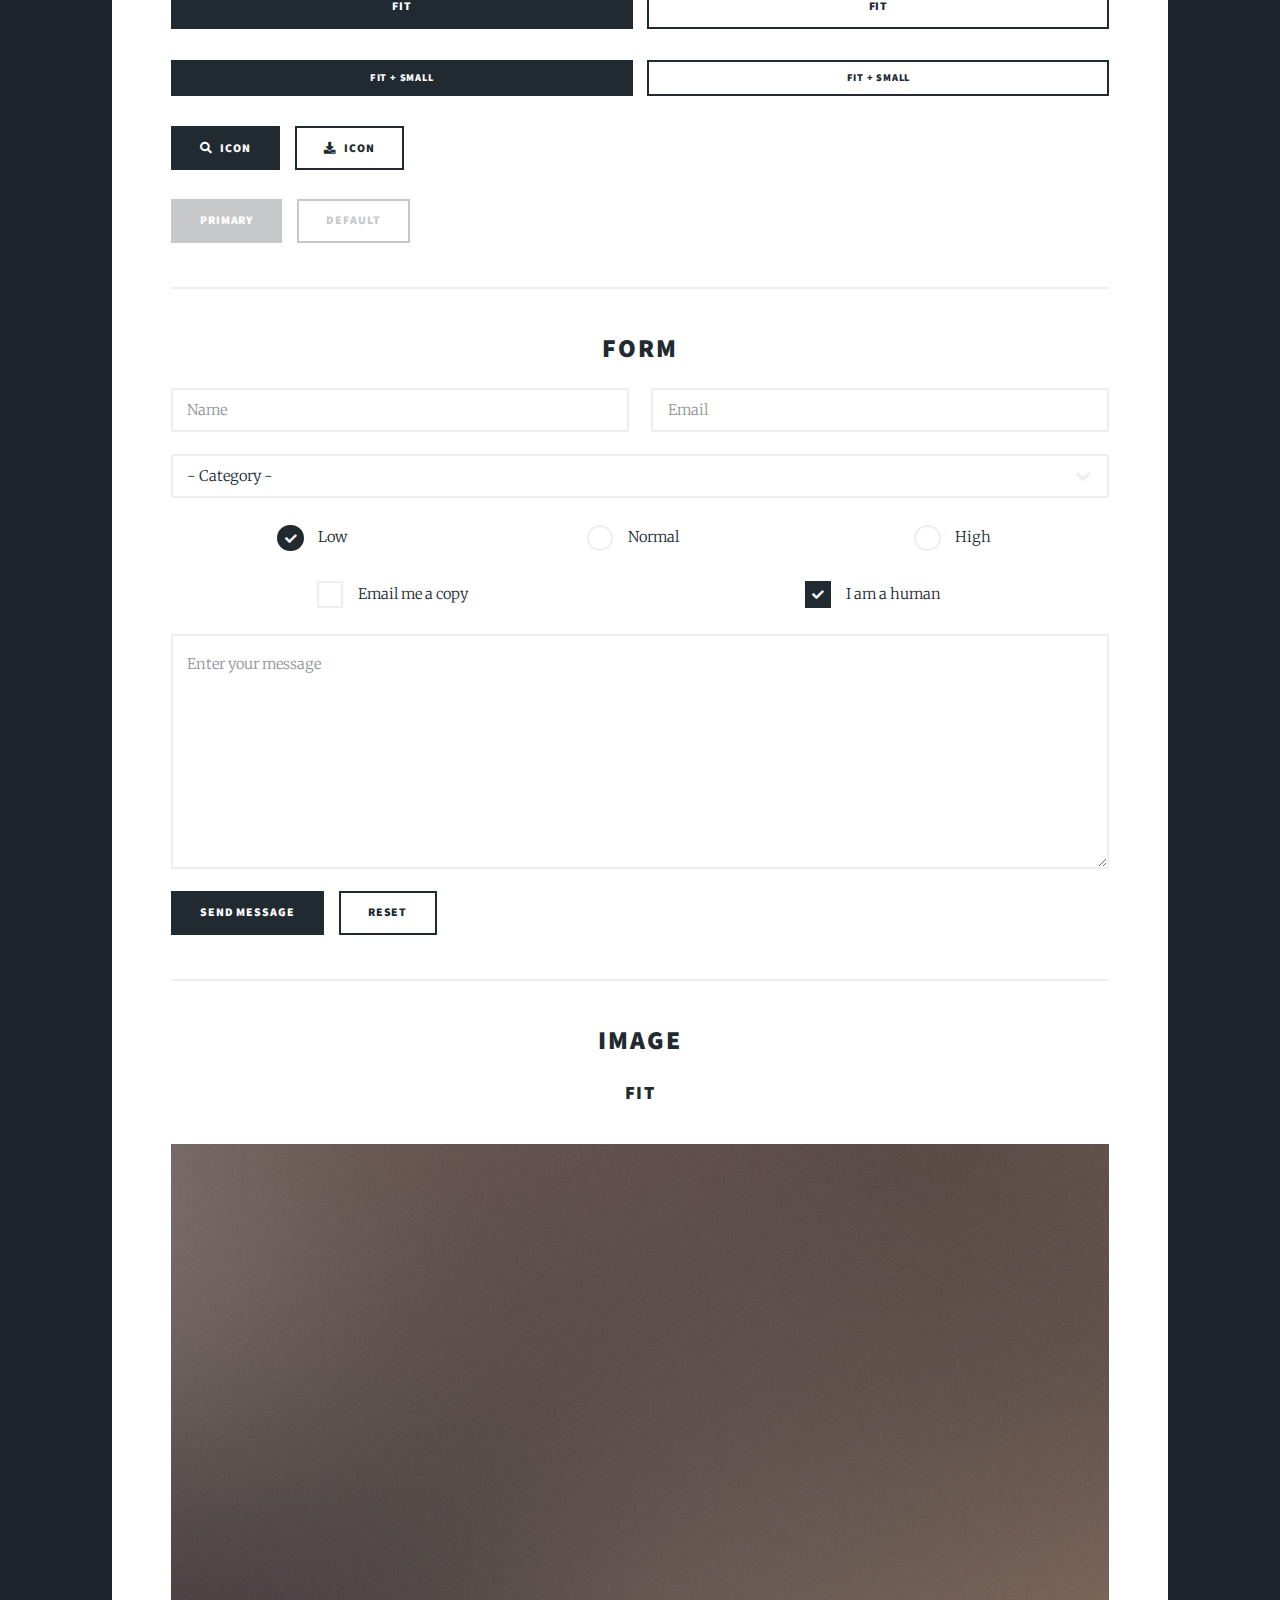
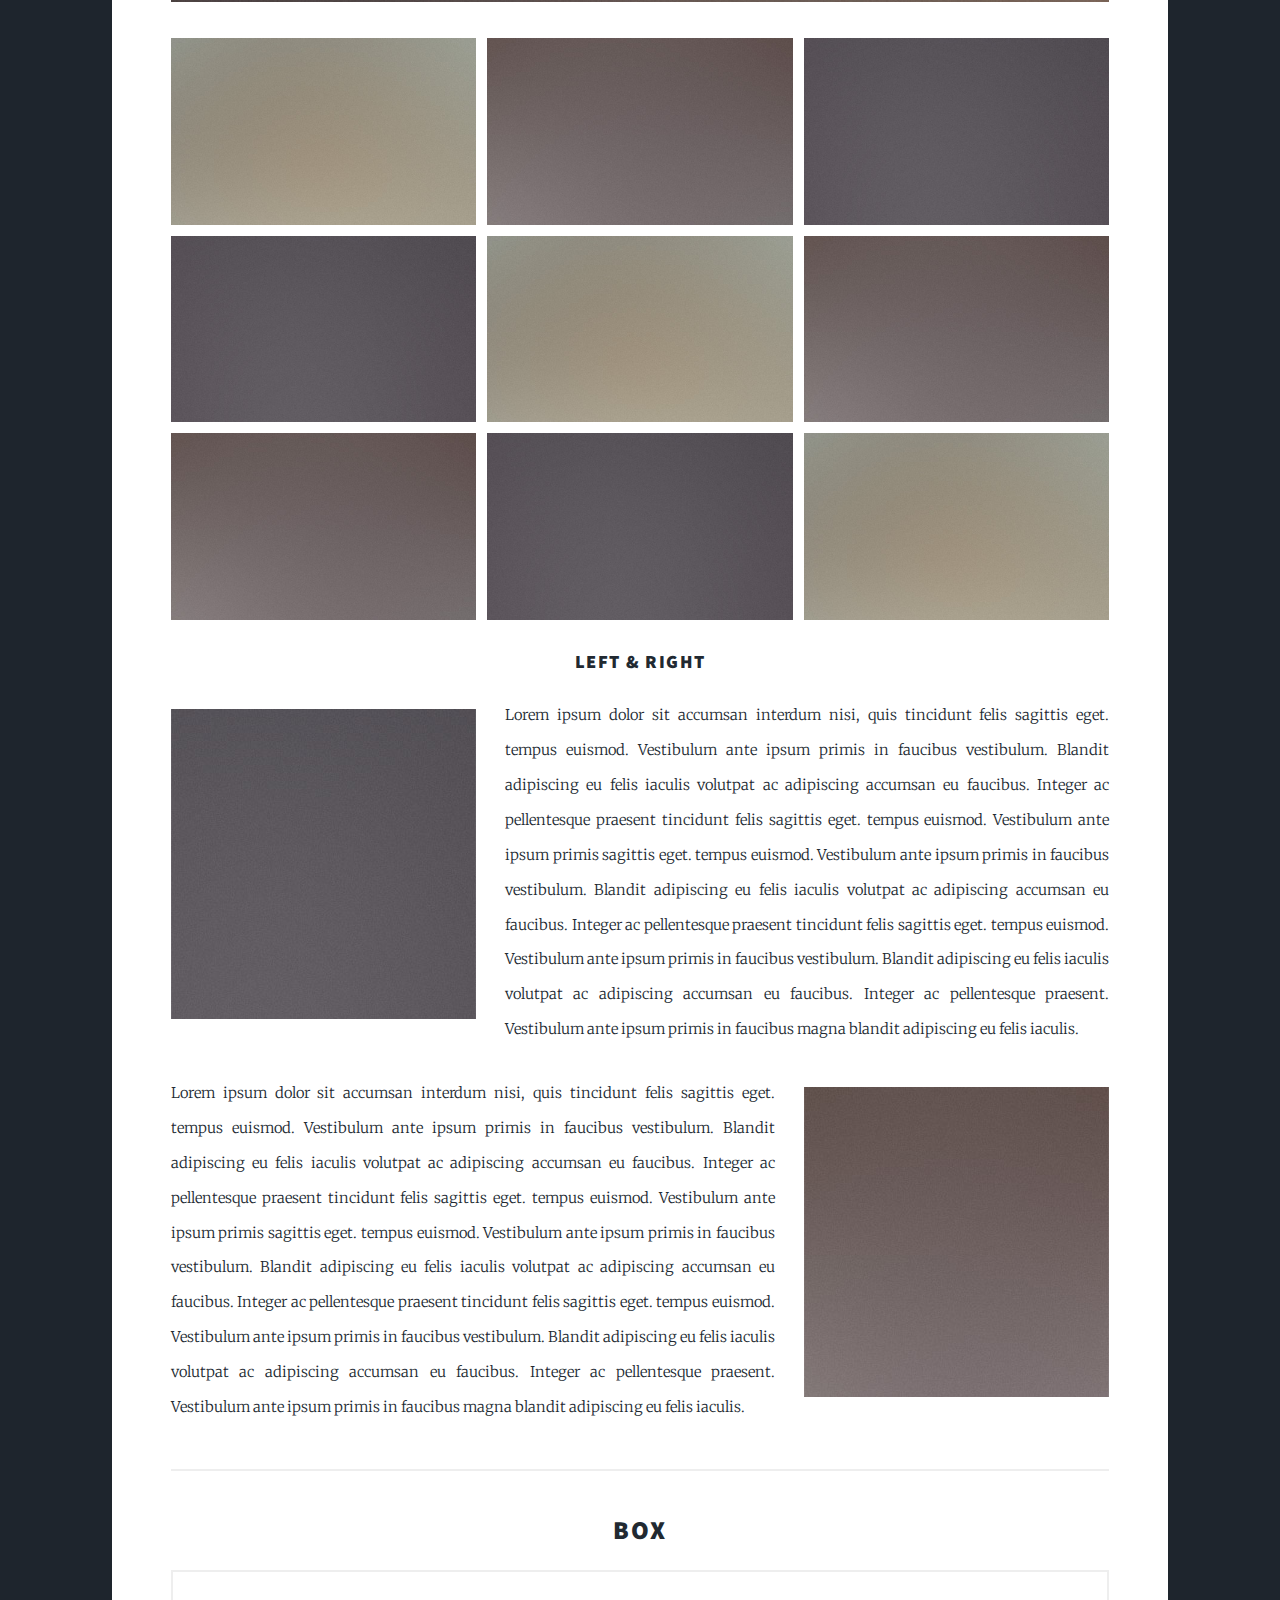
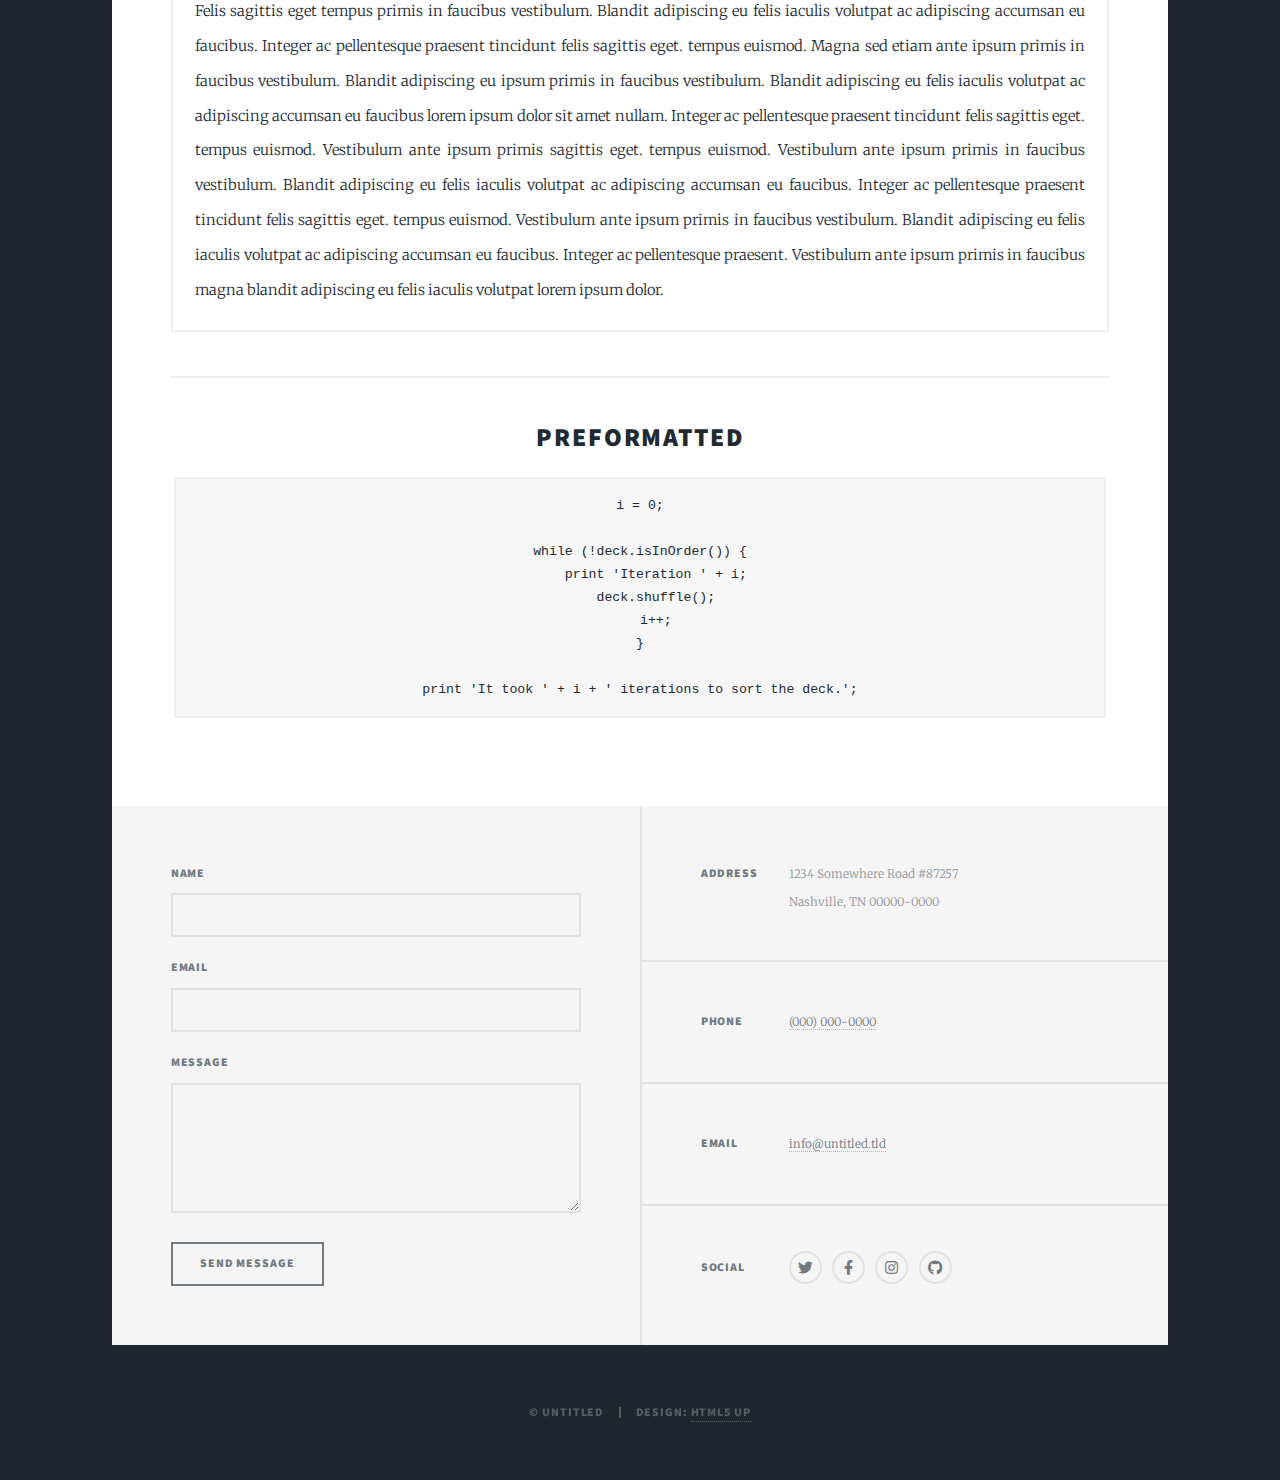
<file: elements.html>
<!DOCTYPE HTML>
<!--
	Massively by HTML5 UP
	html5up.net | @ajlkn
	Free for personal and commercial use under the CCA 3.0 license (html5up.net/license)
-->
<html>
	<head>
		<title>Elements Reference - Massively by HTML5 UP</title>
		<meta charset="utf-8" />
		<meta name="viewport" content="width=device-width, initial-scale=1, user-scalable=no" />
		<link rel="stylesheet" href="assets/css/main.css" />
		<noscript><link rel="stylesheet" href="assets/css/noscript.css" /></noscript>
	</head>
	<body class="is-preload">

		<!-- Wrapper -->
			<div id="wrapper">

				<!-- Header -->
					<header id="header">
						<a href="index.html" class="logo">Massively</a>
					</header>

				<!-- Nav -->
					<nav id="nav">
						<ul class="links">
							<li><a href="index.html">This is Massively</a></li>
							<li><a href="generic.html">Generic Page</a></li>
							<li class="active"><a href="elements.html">Elements Reference</a></li>
						</ul>
						<ul class="icons">
							<li><a href="#" class="icon brands fa-twitter"><span class="label">Twitter</span></a></li>
							<li><a href="#" class="icon brands fa-facebook-f"><span class="label">Facebook</span></a></li>
							<li><a href="#" class="icon brands fa-instagram"><span class="label">Instagram</span></a></li>
							<li><a href="#" class="icon brands fa-github"><span class="label">GitHub</span></a></li>
						</ul>
					</nav>

				<!-- Main -->
					<div id="main">

						<!-- Post -->
							<section class="post">
								<header class="major">
									<h1>Elements<br />
									Reference</h1>
								</header>

								<!-- Text stuff -->
									<h2>Text</h2>
									<p>This is <b>bold</b> and this is <strong>strong</strong>. This is <i>italic</i> and this is <em>emphasized</em>.
									This is <sup>superscript</sup> text and this is <sub>subscript</sub> text.
									This is <u>underlined</u> and this is code: <code>for (;;) { ... }</code>.
									Finally, this is a <a href="#">link</a>.</p>
									<hr />
									<h2>Heading Level 2</h2>
									<h3>Heading Level 3</h3>
									<h4>Heading Level 4</h4>
									<h5>Heading Level 5</h5>
									<h6>Heading Level 6</h6>
									<hr />
									<header>
										<h2>Heading with a Subtitle</h2>
										<p>Lorem ipsum dolor sit amet nullam id egestas urna aliquam</p>
									</header>
									<p>Nunc lacinia ante nunc ac lobortis. Interdum adipiscing gravida odio porttitor sem non mi integer non faucibus ornare mi ut ante amet placerat aliquet. Volutpat eu sed ante lacinia sapien lorem accumsan varius montes viverra nibh in adipiscing blandit tempus accumsan.</p>
									<header>
										<h3>Heading with a Subtitle</h3>
										<p>Lorem ipsum dolor sit amet nullam id egestas urna aliquam</p>
									</header>
									<p>Nunc lacinia ante nunc ac lobortis. Interdum adipiscing gravida odio porttitor sem non mi integer non faucibus ornare mi ut ante amet placerat aliquet. Volutpat eu sed ante lacinia sapien lorem accumsan varius montes viverra nibh in adipiscing blandit tempus accumsan.</p>
									<header>
										<h4>Heading with a Subtitle</h4>
										<p>Lorem ipsum dolor sit amet nullam id egestas urna aliquam</p>
									</header>
									<p>Nunc lacinia ante nunc ac lobortis. Interdum adipiscing gravida odio porttitor sem non mi integer non faucibus ornare mi ut ante amet placerat aliquet. Volutpat eu sed ante lacinia sapien lorem accumsan varius montes viverra nibh in adipiscing blandit tempus accumsan.</p>

									<hr />

								<!-- Lists -->
									<h2>Lists</h2>
									<div class="row">
										<div class="col-6 col-12-small">

											<h3>Unordered</h3>
											<ul>
												<li>Dolor pulvinar etiam.</li>
												<li>Sagittis lorem eleifend.</li>
												<li>Felis feugiat dolore viverra.</li>
												<li>Dolor pulvinar etiam.</li>
											</ul>

											<h3>Alternate</h3>
											<ul class="alt">
												<li>Dolor pulvinar etiam etiam.</li>
												<li>Sagittis adipiscing eleifend.</li>
												<li>Felis enim dolore viverra.</li>
												<li>Dolor pulvinar etiam etiam.</li>
											</ul>

										</div>
										<div class="col-6 col-12-small">

											<h3>Ordered</h3>
											<ol>
												<li>Dolor pulvinar etiam.</li>
												<li>Etiam vel felis at viverra.</li>
												<li>Felis enim feugiat magna.</li>
												<li>Etiam vel felis nullam.</li>
												<li>Felis enim et tempus.</li>
											</ol>

											<h3>Icons</h3>
											<ul class="icons">
												<li><a href="#" class="icon brands fa-twitter"><span class="label">Twitter</span></a></li>
												<li><a href="#" class="icon brands fa-facebook-f"><span class="label">Facebook</span></a></li>
												<li><a href="#" class="icon brands fa-instagram"><span class="label">Instagram</span></a></li>
												<li><a href="#" class="icon brands fa-github"><span class="label">Github</span></a></li>
												<li><a href="#" class="icon brands fa-dribbble"><span class="label">Dribbble</span></a></li>
											</ul>
											<ul class="icons alt">
												<li><a href="#" class="icon brands alt fa-twitter"><span class="label">Twitter</span></a></li>
												<li><a href="#" class="icon brands alt fa-facebook-f"><span class="label">Facebook</span></a></li>
												<li><a href="#" class="icon brands alt fa-instagram"><span class="label">Instagram</span></a></li>
												<li><a href="#" class="icon brands alt fa-github"><span class="label">Github</span></a></li>
												<li><a href="#" class="icon brands alt fa-dribbble"><span class="label">Dribbble</span></a></li>
											</ul>

										</div>
									</div>
									<h3>Definition</h3>
									<dl>
										<dt>Item 1</dt>
										<dd>
											<p>Lorem ipsum dolor vestibulum ante ipsum primis in faucibus vestibulum. Blandit adipiscing eu felis iaculis volutpat ac adipiscing accumsan eu faucibus. Integer ac pellentesque praesent.</p>
										</dd>
										<dt>Item 2</dt>
										<dd>
											<p>Lorem ipsum dolor vestibulum ante ipsum primis in faucibus vestibulum. Blandit adipiscing eu felis iaculis volutpat ac adipiscing accumsan eu faucibus. Integer ac pellentesque praesent.</p>
										</dd>
										<dt>Item 3</dt>
										<dd>
											<p>Lorem ipsum dolor vestibulum ante ipsum primis in faucibus vestibulum. Blandit adipiscing eu felis iaculis volutpat ac adipiscing accumsan eu faucibus. Integer ac pellentesque praesent.</p>
										</dd>
									</dl>

									<h3>Actions</h3>
									<ul class="actions">
										<li><a href="#" class="button primary">Primary</a></li>
										<li><a href="#" class="button">Default</a></li>
									</ul>
									<ul class="actions small">
										<li><a href="#" class="button primary small">Small</a></li>
										<li><a href="#" class="button small">Small</a></li>
									</ul>
									<div class="row">
										<div class="col-6 col-12-small">
											<ul class="actions stacked">
												<li><a href="#" class="button primary">Default</a></li>
												<li><a href="#" class="button">Default</a></li>
											</ul>
										</div>
										<div class="col-6 col-12-small">
											<ul class="actions stacked">
												<li><a href="#" class="button primary small">Small</a></li>
												<li><a href="#" class="button small">Small</a></li>
											</ul>
										</div>
									</div>
									<div class="row">
										<div class="col-6 col-12-small">
											<ul class="actions stacked">
												<li><a href="#" class="button primary fit">Default</a></li>
												<li><a href="#" class="button fit">Default</a></li>
											</ul>
										</div>
										<div class="col-6 col-12-small">
											<ul class="actions stacked">
												<li><a href="#" class="button primary small fit">Small</a></li>
												<li><a href="#" class="button small fit">Small</a></li>
											</ul>
										</div>
									</div>

									<hr />

								<!-- Blockquote -->
									<h2>Blockquote</h2>
									<blockquote>Fringilla nisl. Donec accumsan interdum nisi, quis tincidunt felis sagittis eget tempus euismod. Vestibulum ante ipsum primis in faucibus vestibulum. Blandit adipiscing eu felis iaculis volutpat ac adipiscing accumsan faucibus. Vestibulum ante ipsum primis in faucibus vestibulum. Blandit adipiscing eu felis.</blockquote>

									<hr />

								<!-- Table -->
									<h2>Table</h2>

									<h3>Default</h3>
									<div class="table-wrapper">
										<table>
											<thead>
												<tr>
													<th>Name</th>
													<th>Description</th>
													<th>Price</th>
												</tr>
											</thead>
											<tbody>
												<tr>
													<td>Item 1</td>
													<td>Ante turpis integer aliquet porttitor.</td>
													<td>29.99</td>
												</tr>
												<tr>
													<td>Item 2</td>
													<td>Vis ac commodo adipiscing arcu aliquet.</td>
													<td>19.99</td>
												</tr>
												<tr>
													<td>Item 3</td>
													<td> Morbi faucibus arcu accumsan lorem.</td>
													<td>29.99</td>
												</tr>
												<tr>
													<td>Item 4</td>
													<td>Vitae integer tempus condimentum.</td>
													<td>19.99</td>
												</tr>
												<tr>
													<td>Item 5</td>
													<td>Ante turpis integer aliquet porttitor.</td>
													<td>29.99</td>
												</tr>
											</tbody>
											<tfoot>
												<tr>
													<td colspan="2"></td>
													<td>100.00</td>
												</tr>
											</tfoot>
										</table>
									</div>

									<h3>Alternate</h3>
									<div class="table-wrapper">
										<table class="alt">
											<thead>
												<tr>
													<th>Name</th>
													<th>Description</th>
													<th>Price</th>
												</tr>
											</thead>
											<tbody>
												<tr>
													<td>Item 1</td>
													<td>Ante turpis integer aliquet porttitor.</td>
													<td>29.99</td>
												</tr>
												<tr>
													<td>Item 2</td>
													<td>Vis ac commodo adipiscing arcu aliquet.</td>
													<td>19.99</td>
												</tr>
												<tr>
													<td>Item 3</td>
													<td> Morbi faucibus arcu accumsan lorem.</td>
													<td>29.99</td>
												</tr>
												<tr>
													<td>Item 4</td>
													<td>Vitae integer tempus condimentum.</td>
													<td>19.99</td>
												</tr>
												<tr>
													<td>Item 5</td>
													<td>Ante turpis integer aliquet porttitor.</td>
													<td>29.99</td>
												</tr>
											</tbody>
											<tfoot>
												<tr>
													<td colspan="2"></td>
													<td>100.00</td>
												</tr>
											</tfoot>
										</table>
									</div>

									<hr />

								<!-- Buttons -->
									<h2>Buttons</h2>
									<ul class="actions">
										<li><a href="#" class="button primary">Primary</a></li>
										<li><a href="#" class="button">Default</a></li>
									</ul>
									<ul class="actions">
										<li><a href="#" class="button primary large">Large</a></li>
										<li><a href="#" class="button">Default</a></li>
										<li><a href="#" class="button small">Small</a></li>
									</ul>
									<ul class="actions fit">
										<li><a href="#" class="button primary fit">Fit</a></li>
										<li><a href="#" class="button fit">Fit</a></li>
									</ul>
									<ul class="actions fit small">
										<li><a href="#" class="button primary fit small">Fit + Small</a></li>
										<li><a href="#" class="button fit small">Fit + Small</a></li>
									</ul>
									<ul class="actions">
										<li><a href="#" class="button primary icon solid fa-search">Icon</a></li>
										<li><a href="#" class="button icon solid fa-download">Icon</a></li>
									</ul>
									<ul class="actions">
										<li><span class="button primary disabled">Primary</span></li>
										<li><span class="button disabled">Default</span></li>
									</ul>

									<hr />

								<!-- Form -->
									<h2>Form</h2>

									<form method="post" action="#">
										<div class="row gtr-uniform">
											<div class="col-6 col-12-xsmall">
												<input type="text" name="demo-name" id="demo-name" value="" placeholder="Name" />
											</div>
											<div class="col-6 col-12-xsmall">
												<input type="email" name="demo-email" id="demo-email" value="" placeholder="Email" />
											</div>
											<!-- Break -->
											<div class="col-12">
												<select name="demo-category" id="demo-category">
													<option value="">- Category -</option>
													<option value="1">Manufacturing</option>
													<option value="1">Shipping</option>
													<option value="1">Administration</option>
													<option value="1">Human Resources</option>
												</select>
											</div>
											<!-- Break -->
											<div class="col-4 col-12-small">
												<input type="radio" id="demo-priority-low" name="demo-priority" checked>
												<label for="demo-priority-low">Low</label>
											</div>
											<div class="col-4 col-12-small">
												<input type="radio" id="demo-priority-normal" name="demo-priority">
												<label for="demo-priority-normal">Normal</label>
											</div>
											<div class="col-4 col-12-small">
												<input type="radio" id="demo-priority-high" name="demo-priority">
												<label for="demo-priority-high">High</label>
											</div>
											<!-- Break -->
											<div class="col-6 col-12-small">
												<input type="checkbox" id="demo-copy" name="demo-copy">
												<label for="demo-copy">Email me a copy</label>
											</div>
											<div class="col-6 col-12-small">
												<input type="checkbox" id="demo-human" name="demo-human" checked>
												<label for="demo-human">I am a human</label>
											</div>
											<!-- Break -->
											<div class="col-12">
												<textarea name="demo-message" id="demo-message" placeholder="Enter your message" rows="6"></textarea>
											</div>
											<!-- Break -->
											<div class="col-12">
												<ul class="actions">
													<li><input type="submit" value="Send Message" class="primary" /></li>
													<li><input type="reset" value="Reset" /></li>
												</ul>
											</div>
										</div>
									</form>

									<hr />

								<!-- Image -->
									<h2>Image</h2>

									<h3>Fit</h3>
									<span class="image fit"><img src="images/pic01.jpg" alt="" /></span>
									<div class="box alt">
										<div class="row gtr-50 gtr-uniform">
											<div class="col-4"><span class="image fit"><img src="images/pic02.jpg" alt="" /></span></div>
											<div class="col-4"><span class="image fit"><img src="images/pic03.jpg" alt="" /></span></div>
											<div class="col-4"><span class="image fit"><img src="images/pic04.jpg" alt="" /></span></div>
											<!-- Break -->
											<div class="col-4"><span class="image fit"><img src="images/pic04.jpg" alt="" /></span></div>
											<div class="col-4"><span class="image fit"><img src="images/pic02.jpg" alt="" /></span></div>
											<div class="col-4"><span class="image fit"><img src="images/pic03.jpg" alt="" /></span></div>
											<!-- Break -->
											<div class="col-4"><span class="image fit"><img src="images/pic03.jpg" alt="" /></span></div>
											<div class="col-4"><span class="image fit"><img src="images/pic04.jpg" alt="" /></span></div>
											<div class="col-4"><span class="image fit"><img src="images/pic02.jpg" alt="" /></span></div>
										</div>
									</div>

									<h3>Left &amp; Right</h3>
									<p><span class="image left"><img src="images/pic08.jpg" alt="" /></span>Lorem ipsum dolor sit accumsan interdum nisi, quis tincidunt felis sagittis eget. tempus euismod. Vestibulum ante ipsum primis in faucibus vestibulum. Blandit adipiscing eu felis iaculis volutpat ac adipiscing accumsan eu faucibus. Integer ac pellentesque praesent tincidunt felis sagittis eget. tempus euismod. Vestibulum ante ipsum primis sagittis eget. tempus euismod. Vestibulum ante ipsum primis in faucibus vestibulum. Blandit adipiscing eu felis iaculis volutpat ac adipiscing accumsan eu faucibus. Integer ac pellentesque praesent tincidunt felis sagittis eget. tempus euismod. Vestibulum ante ipsum primis in faucibus vestibulum. Blandit adipiscing eu felis iaculis volutpat ac adipiscing accumsan eu faucibus. Integer ac pellentesque praesent. Vestibulum ante ipsum primis in faucibus magna blandit adipiscing eu felis iaculis.</p>
									<p><span class="image right"><img src="images/pic09.jpg" alt="" /></span>Lorem ipsum dolor sit accumsan interdum nisi, quis tincidunt felis sagittis eget. tempus euismod. Vestibulum ante ipsum primis in faucibus vestibulum. Blandit adipiscing eu felis iaculis volutpat ac adipiscing accumsan eu faucibus. Integer ac pellentesque praesent tincidunt felis sagittis eget. tempus euismod. Vestibulum ante ipsum primis sagittis eget. tempus euismod. Vestibulum ante ipsum primis in faucibus vestibulum. Blandit adipiscing eu felis iaculis volutpat ac adipiscing accumsan eu faucibus. Integer ac pellentesque praesent tincidunt felis sagittis eget. tempus euismod. Vestibulum ante ipsum primis in faucibus vestibulum. Blandit adipiscing eu felis iaculis volutpat ac adipiscing accumsan eu faucibus. Integer ac pellentesque praesent. Vestibulum ante ipsum primis in faucibus magna blandit adipiscing eu felis iaculis.</p>

									<hr />

								<!-- Box -->
									<h2>Box</h2>
									<div class="box">
										<p>Felis sagittis eget tempus primis in faucibus vestibulum. Blandit adipiscing eu felis iaculis volutpat ac adipiscing accumsan eu faucibus. Integer ac pellentesque praesent tincidunt felis sagittis eget. tempus euismod. Magna sed etiam ante ipsum primis in faucibus vestibulum. Blandit adipiscing eu ipsum primis in faucibus vestibulum. Blandit adipiscing eu felis iaculis volutpat ac adipiscing accumsan eu faucibus lorem ipsum dolor sit amet nullam. Integer ac pellentesque praesent tincidunt felis sagittis eget. tempus euismod. Vestibulum ante ipsum primis sagittis eget. tempus euismod. Vestibulum ante ipsum primis in faucibus vestibulum. Blandit adipiscing eu felis iaculis volutpat ac adipiscing accumsan eu faucibus. Integer ac pellentesque praesent tincidunt felis sagittis eget. tempus euismod. Vestibulum ante ipsum primis in faucibus vestibulum. Blandit adipiscing eu felis iaculis volutpat ac adipiscing accumsan eu faucibus. Integer ac pellentesque praesent. Vestibulum ante ipsum primis in faucibus magna blandit adipiscing eu felis iaculis volutpat lorem ipsum dolor.</p>
									</div>

									<hr />

								<!-- Preformatted Code -->
									<h2>Preformatted</h2>
									<pre><code>i = 0;

while (!deck.isInOrder()) {
    print 'Iteration ' + i;
    deck.shuffle();
    i++;
}

print 'It took ' + i + ' iterations to sort the deck.';
</code></pre>

							</section>

					</div>

				<!-- Footer -->
					<footer id="footer">
						<section>
							<form method="post" action="#">
								<div class="fields">
									<div class="field">
										<label for="name">Name</label>
										<input type="text" name="name" id="name" />
									</div>
									<div class="field">
										<label for="email">Email</label>
										<input type="text" name="email" id="email" />
									</div>
									<div class="field">
										<label for="message">Message</label>
										<textarea name="message" id="message" rows="3"></textarea>
									</div>
								</div>
								<ul class="actions">
									<li><input type="submit" value="Send Message" /></li>
								</ul>
							</form>
						</section>
						<section class="split contact">
							<section class="alt">
								<h3>Address</h3>
								<p>1234 Somewhere Road #87257<br />
								Nashville, TN 00000-0000</p>
							</section>
							<section>
								<h3>Phone</h3>
								<p><a href="#">(000) 000-0000</a></p>
							</section>
							<section>
								<h3>Email</h3>
								<p><a href="#">info@untitled.tld</a></p>
							</section>
							<section>
								<h3>Social</h3>
								<ul class="icons alt">
									<li><a href="#" class="icon brands alt fa-twitter"><span class="label">Twitter</span></a></li>
									<li><a href="#" class="icon brands alt fa-facebook-f"><span class="label">Facebook</span></a></li>
									<li><a href="#" class="icon brands alt fa-instagram"><span class="label">Instagram</span></a></li>
									<li><a href="#" class="icon brands alt fa-github"><span class="label">GitHub</span></a></li>
								</ul>
							</section>
						</section>
					</footer>

				<!-- Copyright -->
					<div id="copyright">
						<ul><li>&copy; Untitled</li><li>Design: <a href="https://html5up.net">HTML5 UP</a></li></ul>
					</div>

			</div>

		<!-- Scripts -->
			<script src="assets/js/jquery.min.js"></script>
			<script src="assets/js/jquery.scrollex.min.js"></script>
			<script src="assets/js/jquery.scrolly.min.js"></script>
			<script src="assets/js/browser.min.js"></script>
			<script src="assets/js/breakpoints.min.js"></script>
			<script src="assets/js/util.js"></script>
			<script src="assets/js/main.js"></script>

	</body>
</html>
</file>
<file: assets/css/main.css>
@import url(fontawesome-all.min.css);
@import url("https://fonts.googleapis.com/css?family=Merriweather:300,700,300italic,700italic|Source+Sans+Pro:900");

/*
	Massively by HTML5 UP
	html5up.net | @ajlkn
	Free for personal and commercial use under the CCA 3.0 license (html5up.net/license)
*/

html, body, div, span, applet, object,
iframe, h1, h2, h3, h4, h5, h6, p, blockquote,
pre, a, abbr, acronym, address, big, cite,
code, del, dfn, em, img, ins, kbd, q, s, samp,
small, strike, strong, sub, sup, tt, var, b,
u, i, center, dl, dt, dd, ol, ul, li, fieldset,
form, label, legend, table, caption, tbody,
tfoot, thead, tr, th, td, article, aside,
canvas, details, embed, figure, figcaption,
footer, header, hgroup, menu, nav, output, ruby,
section, summary, time, mark, audio, video {
	margin: 0;
	padding: 0;
	border: 0;
	font-size: 100%;
	font: inherit;
	vertical-align: baseline;}

article, aside, details, figcaption, figure,
footer, header, hgroup, menu, nav, section {
	display: block;}

body {
	line-height: 1;
}

ol, ul {
	list-style: none;
}

blockquote, q {
	quotes: none;
}

	blockquote:before, blockquote:after, q:before, q:after {
		content: '';
		content: none;
	}

table {
	border-collapse: collapse;
	border-spacing: 0;
}

body {
	-webkit-text-size-adjust: none;
}

mark {
	background-color: transparent;
	color: inherit;
}

input::-moz-focus-inner {
	border: 0;
	padding: 0;
}

input, select, textarea {
	-moz-appearance: none;
	-webkit-appearance: none;
	-ms-appearance: none;
	appearance: none;
}

/* Basic */

	@-ms-viewport {
		width: device-width;
	}

	body {
		-ms-overflow-style: scrollbar;
	}

	@media screen and (max-width: 480px) {

		html, body {
			min-width: 320px;
		}

	}

	html {
		box-sizing: border-box;
	}

	*, *:before, *:after {
		box-sizing: inherit;
	}

	body {
		background-color: #1e252d;
	}

		body.is-preload *, body.is-preload *:before, body.is-preload *:after {
			-moz-animation: none !important;
			-webkit-animation: none !important;
			-ms-animation: none !important;
			animation: none !important;
			-moz-transition: none !important;
			-webkit-transition: none !important;
			-ms-transition: none !important;
			transition: none !important;
		}

/* Type */

	html {
		font-size: 16pt;
	}

		@media screen and (max-width: 1680px) {

			html {
				font-size: 12pt;
			}

		}

		@media screen and (max-width: 1280px) {

			html {
				font-size: 11pt;
			}

		}

		@media screen and (max-width: 360px) {

			html {
				font-size: 10pt;
			}

		}

	body {
		color: #212931;
	}

	body, input, select, textarea {
		font-family: "Merriweather", Georgia, serif;
		font-weight: 300;
		font-size: 1rem;
		line-height: 2.375;
	}

	a {
		-moz-transition: color 0.2s ease-in-out, background-color 0.2s ease-in-out, border-color 0.2s ease-in-out, box-shadow 0.2s ease-in-out;
		-webkit-transition: color 0.2s ease-in-out, background-color 0.2s ease-in-out, border-color 0.2s ease-in-out, box-shadow 0.2s ease-in-out;
		-ms-transition: color 0.2s ease-in-out, background-color 0.2s ease-in-out, border-color 0.2s ease-in-out, box-shadow 0.2s ease-in-out;
		transition: color 0.2s ease-in-out, background-color 0.2s ease-in-out, border-color 0.2s ease-in-out, box-shadow 0.2s ease-in-out;
		border-bottom: dotted 1px;
		text-decoration: none;
	}

		a:hover {
			border-bottom-color: transparent;
		}

	strong, b {
		font-weight: 600;
	}

	em, i {
		font-style: italic;
	}

	p {
		text-align: justify;
		margin: 0 0 2rem 0;
	}

	h1, h2, h3, h4, h5, h6 {
		font-family: "Source Sans Pro", Helvetica, sans-serif;
		font-weight: 900;
		line-height: 1.5;
		letter-spacing: 0.075em;
		text-transform: uppercase;
		margin: 0 0 1rem 0;
	}

		h1 a, h2 a, h3 a, h4 a, h5 a, h6 a {
			border-bottom: 0;
			color: inherit;
			text-decoration: none;
		}

	h1 {
		font-size: 4rem;
		line-height: 1.1;
		margin: 0 0 2rem 0;
	}

	h2 {
		font-size: 1.75rem;
		line-height: 1.3;
		margin: 0 0 1.5rem 0;
	}

	h3 {
		font-size: 1.25rem;
		margin: 0 0 1.5rem 0;
	}

	h4 {
		font-size: 1rem;
	}

	h5 {
		font-size: 0.9rem;
	}

	h6 {
		font-size: 0.8rem;
	}

	sub {
		font-size: 0.8rem;
		position: relative;
		top: 0.5rem;
	}

	sup {
		font-size: 0.8rem;
		position: relative;
		top: -0.5rem;
	}

	blockquote {
		border-left: solid 4px;
		font-style: italic;
		margin: 0 0 2rem 0;
		padding: 0.5rem 0 0.5rem 2rem;
	}

	code {
		border: solid 2px;
		font-family: "Courier New", monospace;
		font-size: 0.9rem;
		margin: 0 0.25rem;
		padding: 0.25rem 0.65rem;
	}

	pre {
		-webkit-overflow-scrolling: touch;
		font-family: "Courier New", monospace;
		font-size: 0.9rem;
		margin: 0 0 2rem 0;
	}

		pre code {
			display: block;
			line-height: 1.75;
			padding: 1rem 1.5rem;
			overflow-x: auto;
		}

	hr {
		border: 0;
		border-bottom: solid 2px;
		margin: 3rem 0;
	}

		hr.major {
			margin: 5rem 0;
		}

	.align-left {
		text-align: left;
	}

	.align-center {
		text-align: center;
	}

	.align-right {
		text-align: right;
	}

	input, select, textarea {
		color: #212931;
	}

	a {
		color: #212931;
		border-bottom-color: rgba(33, 41, 49, 0.5);
	}

		a:hover {
			border-bottom-color: transparent;
			color: #18bfef !important;
		}

	strong, b {
		color: #212931;
	}

	h1, h2, h3, h4, h5, h6 {
		color: #212931;
	}

	blockquote {
		border-left-color: #eeeeee;
	}

	code {
		background: rgba(220, 220, 220, 0.25);
		border-color: #eeeeee;
	}

	hr {
		border-bottom-color: #eeeeee;
	}

/* Row */

	.row {
		display: flex;
		flex-wrap: wrap;
		box-sizing: border-box;
		align-items: stretch;
	}

		.row > * {
			box-sizing: border-box;
		}

		.row.gtr-uniform > * > :last-child {
			margin-bottom: 0;
		}

		.row.aln-left {
			justify-content: flex-start;
		}

		.row.aln-center {
			justify-content: center;
		}

		.row.aln-right {
			justify-content: flex-end;
		}

		.row.aln-top {
			align-items: flex-start;
		}

		.row.aln-middle {
			align-items: center;
		}

		.row.aln-bottom {
			align-items: flex-end;
		}

		.row > .imp {
			order: -1;
		}

		.row > .col-1 {
			width: 8.33333%;
		}

		.row > .off-1 {
			margin-left: 8.33333%;
		}

		.row > .col-2 {
			width: 16.66667%;
		}

		.row > .off-2 {
			margin-left: 16.66667%;
		}

		.row > .col-3 {
			width: 25%;
		}

		.row > .off-3 {
			margin-left: 25%;
		}

		.row > .col-4 {
			width: 33.33333%;
		}

		.row > .off-4 {
			margin-left: 33.33333%;
		}

		.row > .col-5 {
			width: 41.66667%;
		}

		.row > .off-5 {
			margin-left: 41.66667%;
		}

		.row > .col-6 {
			width: 50%;
		}

		.row > .off-6 {
			margin-left: 50%;
		}

		.row > .col-7 {
			width: 58.33333%;
		}

		.row > .off-7 {
			margin-left: 58.33333%;
		}

		.row > .col-8 {
			width: 66.66667%;
		}

		.row > .off-8 {
			margin-left: 66.66667%;
		}

		.row > .col-9 {
			width: 75%;
		}

		.row > .off-9 {
			margin-left: 75%;
		}

		.row > .col-10 {
			width: 83.33333%;
		}

		.row > .off-10 {
			margin-left: 83.33333%;
		}

		.row > .col-11 {
			width: 91.66667%;
		}

		.row > .off-11 {
			margin-left: 91.66667%;
		}

		.row > .col-12 {
			width: 100%;
		}

		.row > .off-12 {
			margin-left: 100%;
		}

		.row.gtr-0 {
			margin-top: 0;
			margin-left: 0rem;
		}

			.row.gtr-0 > * {
				padding: 0 0 0 0rem;
			}

			.row.gtr-0.gtr-uniform {
				margin-top: 0rem;
			}

				.row.gtr-0.gtr-uniform > * {
					padding-top: 0rem;
				}

		.row.gtr-25 {
			margin-top: 0;
			margin-left: -0.375rem;
		}

			.row.gtr-25 > * {
				padding: 0 0 0 0.375rem;
			}

			.row.gtr-25.gtr-uniform {
				margin-top: -0.375rem;
			}

				.row.gtr-25.gtr-uniform > * {
					padding-top: 0.375rem;
				}

		.row.gtr-50 {
			margin-top: 0;
			margin-left: -0.75rem;
		}

			.row.gtr-50 > * {
				padding: 0 0 0 0.75rem;
			}

			.row.gtr-50.gtr-uniform {
				margin-top: -0.75rem;
			}

				.row.gtr-50.gtr-uniform > * {
					padding-top: 0.75rem;
				}

		.row {
			margin-top: 0;
			margin-left: -1.5rem;
		}

			.row > * {
				padding: 0 0 0 1.5rem;
			}

			.row.gtr-uniform {
				margin-top: -1.5rem;
			}

				.row.gtr-uniform > * {
					padding-top: 1.5rem;
				}

		.row.gtr-150 {
			margin-top: 0;
			margin-left: -2.25rem;
		}

			.row.gtr-150 > * {
				padding: 0 0 0 2.25rem;
			}

			.row.gtr-150.gtr-uniform {
				margin-top: -2.25rem;
			}

				.row.gtr-150.gtr-uniform > * {
					padding-top: 2.25rem;
				}

		.row.gtr-200 {
			margin-top: 0;
			margin-left: -3rem;
		}

			.row.gtr-200 > * {
				padding: 0 0 0 3rem;
			}

			.row.gtr-200.gtr-uniform {
				margin-top: -3rem;
			}

				.row.gtr-200.gtr-uniform > * {
					padding-top: 3rem;
				}

		@media screen and (max-width: 1680px) {

			.row {
				display: flex;
				flex-wrap: wrap;
				box-sizing: border-box;
				align-items: stretch;
			}

				.row > * {
					box-sizing: border-box;
				}

				.row.gtr-uniform > * > :last-child {
					margin-bottom: 0;
				}

				.row.aln-left {
					justify-content: flex-start;
				}

				.row.aln-center {
					justify-content: center;
				}

				.row.aln-right {
					justify-content: flex-end;
				}

				.row.aln-top {
					align-items: flex-start;
				}

				.row.aln-middle {
					align-items: center;
				}

				.row.aln-bottom {
					align-items: flex-end;
				}

				.row > .imp-xlarge {
					order: -1;
				}

				.row > .col-1-xlarge {
					width: 8.33333%;
				}

				.row > .off-1-xlarge {
					margin-left: 8.33333%;
				}

				.row > .col-2-xlarge {
					width: 16.66667%;
				}

				.row > .off-2-xlarge {
					margin-left: 16.66667%;
				}

				.row > .col-3-xlarge {
					width: 25%;
				}

				.row > .off-3-xlarge {
					margin-left: 25%;
				}

				.row > .col-4-xlarge {
					width: 33.33333%;
				}

				.row > .off-4-xlarge {
					margin-left: 33.33333%;
				}

				.row > .col-5-xlarge {
					width: 41.66667%;
				}

				.row > .off-5-xlarge {
					margin-left: 41.66667%;
				}

				.row > .col-6-xlarge {
					width: 50%;
				}

				.row > .off-6-xlarge {
					margin-left: 50%;
				}

				.row > .col-7-xlarge {
					width: 58.33333%;
				}

				.row > .off-7-xlarge {
					margin-left: 58.33333%;
				}

				.row > .col-8-xlarge {
					width: 66.66667%;
				}

				.row > .off-8-xlarge {
					margin-left: 66.66667%;
				}

				.row > .col-9-xlarge {
					width: 75%;
				}

				.row > .off-9-xlarge {
					margin-left: 75%;
				}

				.row > .col-10-xlarge {
					width: 83.33333%;
				}

				.row > .off-10-xlarge {
					margin-left: 83.33333%;
				}

				.row > .col-11-xlarge {
					width: 91.66667%;
				}

				.row > .off-11-xlarge {
					margin-left: 91.66667%;
				}

				.row > .col-12-xlarge {
					width: 100%;
				}

				.row > .off-12-xlarge {
					margin-left: 100%;
				}

				.row.gtr-0 {
					margin-top: 0;
					margin-left: 0rem;
				}

					.row.gtr-0 > * {
						padding: 0 0 0 0rem;
					}

					.row.gtr-0.gtr-uniform {
						margin-top: 0rem;
					}

						.row.gtr-0.gtr-uniform > * {
							padding-top: 0rem;
						}

				.row.gtr-25 {
					margin-top: 0;
					margin-left: -0.375rem;
				}

					.row.gtr-25 > * {
						padding: 0 0 0 0.375rem;
					}

					.row.gtr-25.gtr-uniform {
						margin-top: -0.375rem;
					}

						.row.gtr-25.gtr-uniform > * {
							padding-top: 0.375rem;
						}

				.row.gtr-50 {
					margin-top: 0;
					margin-left: -0.75rem;
				}

					.row.gtr-50 > * {
						padding: 0 0 0 0.75rem;
					}

					.row.gtr-50.gtr-uniform {
						margin-top: -0.75rem;
					}

						.row.gtr-50.gtr-uniform > * {
							padding-top: 0.75rem;
						}

				.row {
					margin-top: 0;
					margin-left: -1.5rem;
				}

					.row > * {
						padding: 0 0 0 1.5rem;
					}

					.row.gtr-uniform {
						margin-top: -1.5rem;
					}

						.row.gtr-uniform > * {
							padding-top: 1.5rem;
						}

				.row.gtr-150 {
					margin-top: 0;
					margin-left: -2.25rem;
				}

					.row.gtr-150 > * {
						padding: 0 0 0 2.25rem;
					}

					.row.gtr-150.gtr-uniform {
						margin-top: -2.25rem;
					}

						.row.gtr-150.gtr-uniform > * {
							padding-top: 2.25rem;
						}

				.row.gtr-200 {
					margin-top: 0;
					margin-left: -3rem;
				}

					.row.gtr-200 > * {
						padding: 0 0 0 3rem;
					}

					.row.gtr-200.gtr-uniform {
						margin-top: -3rem;
					}

						.row.gtr-200.gtr-uniform > * {
							padding-top: 3rem;
						}

		}

		@media screen and (max-width: 1280px) {

			.row {
				display: flex;
				flex-wrap: wrap;
				box-sizing: border-box;
				align-items: stretch;
			}

				.row > * {
					box-sizing: border-box;
				}

				.row.gtr-uniform > * > :last-child {
					margin-bottom: 0;
				}

				.row.aln-left {
					justify-content: flex-start;
				}

				.row.aln-center {
					justify-content: center;
				}

				.row.aln-right {
					justify-content: flex-end;
				}

				.row.aln-top {
					align-items: flex-start;
				}

				.row.aln-middle {
					align-items: center;
				}

				.row.aln-bottom {
					align-items: flex-end;
				}

				.row > .imp-large {
					order: -1;
				}

				.row > .col-1-large {
					width: 8.33333%;
				}

				.row > .off-1-large {
					margin-left: 8.33333%;
				}

				.row > .col-2-large {
					width: 16.66667%;
				}

				.row > .off-2-large {
					margin-left: 16.66667%;
				}

				.row > .col-3-large {
					width: 25%;
				}

				.row > .off-3-large {
					margin-left: 25%;
				}

				.row > .col-4-large {
					width: 33.33333%;
				}

				.row > .off-4-large {
					margin-left: 33.33333%;
				}

				.row > .col-5-large {
					width: 41.66667%;
				}

				.row > .off-5-large {
					margin-left: 41.66667%;
				}

				.row > .col-6-large {
					width: 50%;
				}

				.row > .off-6-large {
					margin-left: 50%;
				}

				.row > .col-7-large {
					width: 58.33333%;
				}

				.row > .off-7-large {
					margin-left: 58.33333%;
				}

				.row > .col-8-large {
					width: 66.66667%;
				}

				.row > .off-8-large {
					margin-left: 66.66667%;
				}

				.row > .col-9-large {
					width: 75%;
				}

				.row > .off-9-large {
					margin-left: 75%;
				}

				.row > .col-10-large {
					width: 83.33333%;
				}

				.row > .off-10-large {
					margin-left: 83.33333%;
				}

				.row > .col-11-large {
					width: 91.66667%;
				}

				.row > .off-11-large {
					margin-left: 91.66667%;
				}

				.row > .col-12-large {
					width: 100%;
				}

				.row > .off-12-large {
					margin-left: 100%;
				}

				.row.gtr-0 {
					margin-top: 0;
					margin-left: 0rem;
				}

					.row.gtr-0 > * {
						padding: 0 0 0 0rem;
					}

					.row.gtr-0.gtr-uniform {
						margin-top: 0rem;
					}

						.row.gtr-0.gtr-uniform > * {
							padding-top: 0rem;
						}

				.row.gtr-25 {
					margin-top: 0;
					margin-left: -0.375rem;
				}

					.row.gtr-25 > * {
						padding: 0 0 0 0.375rem;
					}

					.row.gtr-25.gtr-uniform {
						margin-top: -0.375rem;
					}

						.row.gtr-25.gtr-uniform > * {
							padding-top: 0.375rem;
						}

				.row.gtr-50 {
					margin-top: 0;
					margin-left: -0.75rem;
				}

					.row.gtr-50 > * {
						padding: 0 0 0 0.75rem;
					}

					.row.gtr-50.gtr-uniform {
						margin-top: -0.75rem;
					}

						.row.gtr-50.gtr-uniform > * {
							padding-top: 0.75rem;
						}

				.row {
					margin-top: 0;
					margin-left: -1.5rem;
				}

					.row > * {
						padding: 0 0 0 1.5rem;
					}

					.row.gtr-uniform {
						margin-top: -1.5rem;
					}

						.row.gtr-uniform > * {
							padding-top: 1.5rem;
						}

				.row.gtr-150 {
					margin-top: 0;
					margin-left: -2.25rem;
				}

					.row.gtr-150 > * {
						padding: 0 0 0 2.25rem;
					}

					.row.gtr-150.gtr-uniform {
						margin-top: -2.25rem;
					}

						.row.gtr-150.gtr-uniform > * {
							padding-top: 2.25rem;
						}

				.row.gtr-200 {
					margin-top: 0;
					margin-left: -3rem;
				}

					.row.gtr-200 > * {
						padding: 0 0 0 3rem;
					}

					.row.gtr-200.gtr-uniform {
						margin-top: -3rem;
					}

						.row.gtr-200.gtr-uniform > * {
							padding-top: 3rem;
						}

		}

		@media screen and (max-width: 980px) {

			.row {
				display: flex;
				flex-wrap: wrap;
				box-sizing: border-box;
				align-items: stretch;
			}

				.row > * {
					box-sizing: border-box;
				}

				.row.gtr-uniform > * > :last-child {
					margin-bottom: 0;
				}

				.row.aln-left {
					justify-content: flex-start;
				}

				.row.aln-center {
					justify-content: center;
				}

				.row.aln-right {
					justify-content: flex-end;
				}

				.row.aln-top {
					align-items: flex-start;
				}

				.row.aln-middle {
					align-items: center;
				}

				.row.aln-bottom {
					align-items: flex-end;
				}

				.row > .imp-medium {
					order: -1;
				}

				.row > .col-1-medium {
					width: 8.33333%;
				}

				.row > .off-1-medium {
					margin-left: 8.33333%;
				}

				.row > .col-2-medium {
					width: 16.66667%;
				}

				.row > .off-2-medium {
					margin-left: 16.66667%;
				}

				.row > .col-3-medium {
					width: 25%;
				}

				.row > .off-3-medium {
					margin-left: 25%;
				}

				.row > .col-4-medium {
					width: 33.33333%;
				}

				.row > .off-4-medium {
					margin-left: 33.33333%;
				}

				.row > .col-5-medium {
					width: 41.66667%;
				}

				.row > .off-5-medium {
					margin-left: 41.66667%;
				}

				.row > .col-6-medium {
					width: 50%;
				}

				.row > .off-6-medium {
					margin-left: 50%;
				}

				.row > .col-7-medium {
					width: 58.33333%;
				}

				.row > .off-7-medium {
					margin-left: 58.33333%;
				}

				.row > .col-8-medium {
					width: 66.66667%;
				}

				.row > .off-8-medium {
					margin-left: 66.66667%;
				}

				.row > .col-9-medium {
					width: 75%;
				}

				.row > .off-9-medium {
					margin-left: 75%;
				}

				.row > .col-10-medium {
					width: 83.33333%;
				}

				.row > .off-10-medium {
					margin-left: 83.33333%;
				}

				.row > .col-11-medium {
					width: 91.66667%;
				}

				.row > .off-11-medium {
					margin-left: 91.66667%;
				}

				.row > .col-12-medium {
					width: 100%;
				}

				.row > .off-12-medium {
					margin-left: 100%;
				}

				.row.gtr-0 {
					margin-top: 0;
					margin-left: 0rem;
				}

					.row.gtr-0 > * {
						padding: 0 0 0 0rem;
					}

					.row.gtr-0.gtr-uniform {
						margin-top: 0rem;
					}

						.row.gtr-0.gtr-uniform > * {
							padding-top: 0rem;
						}

				.row.gtr-25 {
					margin-top: 0;
					margin-left: -0.375rem;
				}

					.row.gtr-25 > * {
						padding: 0 0 0 0.375rem;
					}

					.row.gtr-25.gtr-uniform {
						margin-top: -0.375rem;
					}

						.row.gtr-25.gtr-uniform > * {
							padding-top: 0.375rem;
						}

				.row.gtr-50 {
					margin-top: 0;
					margin-left: -0.75rem;
				}

					.row.gtr-50 > * {
						padding: 0 0 0 0.75rem;
					}

					.row.gtr-50.gtr-uniform {
						margin-top: -0.75rem;
					}

						.row.gtr-50.gtr-uniform > * {
							padding-top: 0.75rem;
						}

				.row {
					margin-top: 0;
					margin-left: -1.5rem;
				}

					.row > * {
						padding: 0 0 0 1.5rem;
					}

					.row.gtr-uniform {
						margin-top: -1.5rem;
					}

						.row.gtr-uniform > * {
							padding-top: 1.5rem;
						}

				.row.gtr-150 {
					margin-top: 0;
					margin-left: -2.25rem;
				}

					.row.gtr-150 > * {
						padding: 0 0 0 2.25rem;
					}

					.row.gtr-150.gtr-uniform {
						margin-top: -2.25rem;
					}

						.row.gtr-150.gtr-uniform > * {
							padding-top: 2.25rem;
						}

				.row.gtr-200 {
					margin-top: 0;
					margin-left: -3rem;
				}

					.row.gtr-200 > * {
						padding: 0 0 0 3rem;
					}

					.row.gtr-200.gtr-uniform {
						margin-top: -3rem;
					}

						.row.gtr-200.gtr-uniform > * {
							padding-top: 3rem;
						}

		}

		@media screen and (max-width: 736px) {

			.row {
				display: flex;
				flex-wrap: wrap;
				box-sizing: border-box;
				align-items: stretch;
			}

				.row > * {
					box-sizing: border-box;
				}

				.row.gtr-uniform > * > :last-child {
					margin-bottom: 0;
				}

				.row.aln-left {
					justify-content: flex-start;
				}

				.row.aln-center {
					justify-content: center;
				}

				.row.aln-right {
					justify-content: flex-end;
				}

				.row.aln-top {
					align-items: flex-start;
				}

				.row.aln-middle {
					align-items: center;
				}

				.row.aln-bottom {
					align-items: flex-end;
				}

				.row > .imp-small {
					order: -1;
				}

				.row > .col-1-small {
					width: 8.33333%;
				}

				.row > .off-1-small {
					margin-left: 8.33333%;
				}

				.row > .col-2-small {
					width: 16.66667%;
				}

				.row > .off-2-small {
					margin-left: 16.66667%;
				}

				.row > .col-3-small {
					width: 25%;
				}

				.row > .off-3-small {
					margin-left: 25%;
				}

				.row > .col-4-small {
					width: 33.33333%;
				}

				.row > .off-4-small {
					margin-left: 33.33333%;
				}

				.row > .col-5-small {
					width: 41.66667%;
				}

				.row > .off-5-small {
					margin-left: 41.66667%;
				}

				.row > .col-6-small {
					width: 50%;
				}

				.row > .off-6-small {
					margin-left: 50%;
				}

				.row > .col-7-small {
					width: 58.33333%;
				}

				.row > .off-7-small {
					margin-left: 58.33333%;
				}

				.row > .col-8-small {
					width: 66.66667%;
				}

				.row > .off-8-small {
					margin-left: 66.66667%;
				}

				.row > .col-9-small {
					width: 75%;
				}

				.row > .off-9-small {
					margin-left: 75%;
				}

				.row > .col-10-small {
					width: 83.33333%;
				}

				.row > .off-10-small {
					margin-left: 83.33333%;
				}

				.row > .col-11-small {
					width: 91.66667%;
				}

				.row > .off-11-small {
					margin-left: 91.66667%;
				}

				.row > .col-12-small {
					width: 100%;
				}

				.row > .off-12-small {
					margin-left: 100%;
				}

				.row.gtr-0 {
					margin-top: 0;
					margin-left: 0rem;
				}

					.row.gtr-0 > * {
						padding: 0 0 0 0rem;
					}

					.row.gtr-0.gtr-uniform {
						margin-top: 0rem;
					}

						.row.gtr-0.gtr-uniform > * {
							padding-top: 0rem;
						}

				.row.gtr-25 {
					margin-top: 0;
					margin-left: -0.375rem;
				}

					.row.gtr-25 > * {
						padding: 0 0 0 0.375rem;
					}

					.row.gtr-25.gtr-uniform {
						margin-top: -0.375rem;
					}

						.row.gtr-25.gtr-uniform > * {
							padding-top: 0.375rem;
						}

				.row.gtr-50 {
					margin-top: 0;
					margin-left: -0.75rem;
				}

					.row.gtr-50 > * {
						padding: 0 0 0 0.75rem;
					}

					.row.gtr-50.gtr-uniform {
						margin-top: -0.75rem;
					}

						.row.gtr-50.gtr-uniform > * {
							padding-top: 0.75rem;
						}

				.row {
					margin-top: 0;
					margin-left: -1.5rem;
				}

					.row > * {
						padding: 0 0 0 1.5rem;
					}

					.row.gtr-uniform {
						margin-top: -1.5rem;
					}

						.row.gtr-uniform > * {
							padding-top: 1.5rem;
						}

				.row.gtr-150 {
					margin-top: 0;
					margin-left: -2.25rem;
				}

					.row.gtr-150 > * {
						padding: 0 0 0 2.25rem;
					}

					.row.gtr-150.gtr-uniform {
						margin-top: -2.25rem;
					}

						.row.gtr-150.gtr-uniform > * {
							padding-top: 2.25rem;
						}

				.row.gtr-200 {
					margin-top: 0;
					margin-left: -3rem;
				}

					.row.gtr-200 > * {
						padding: 0 0 0 3rem;
					}

					.row.gtr-200.gtr-uniform {
						margin-top: -3rem;
					}

						.row.gtr-200.gtr-uniform > * {
							padding-top: 3rem;
						}

		}

		@media screen and (max-width: 480px) {

			.row {
				display: flex;
				flex-wrap: wrap;
				box-sizing: border-box;
				align-items: stretch;
			}

				.row > * {
					box-sizing: border-box;
				}

				.row.gtr-uniform > * > :last-child {
					margin-bottom: 0;
				}

				.row.aln-left {
					justify-content: flex-start;
				}

				.row.aln-center {
					justify-content: center;
				}

				.row.aln-right {
					justify-content: flex-end;
				}

				.row.aln-top {
					align-items: flex-start;
				}

				.row.aln-middle {
					align-items: center;
				}

				.row.aln-bottom {
					align-items: flex-end;
				}

				.row > .imp-xsmall {
					order: -1;
				}

				.row > .col-1-xsmall {
					width: 8.33333%;
				}

				.row > .off-1-xsmall {
					margin-left: 8.33333%;
				}

				.row > .col-2-xsmall {
					width: 16.66667%;
				}

				.row > .off-2-xsmall {
					margin-left: 16.66667%;
				}

				.row > .col-3-xsmall {
					width: 25%;
				}

				.row > .off-3-xsmall {
					margin-left: 25%;
				}

				.row > .col-4-xsmall {
					width: 33.33333%;
				}

				.row > .off-4-xsmall {
					margin-left: 33.33333%;
				}

				.row > .col-5-xsmall {
					width: 41.66667%;
				}

				.row > .off-5-xsmall {
					margin-left: 41.66667%;
				}

				.row > .col-6-xsmall {
					width: 50%;
				}

				.row > .off-6-xsmall {
					margin-left: 50%;
				}

				.row > .col-7-xsmall {
					width: 58.33333%;
				}

				.row > .off-7-xsmall {
					margin-left: 58.33333%;
				}

				.row > .col-8-xsmall {
					width: 66.66667%;
				}

				.row > .off-8-xsmall {
					margin-left: 66.66667%;
				}

				.row > .col-9-xsmall {
					width: 75%;
				}

				.row > .off-9-xsmall {
					margin-left: 75%;
				}

				.row > .col-10-xsmall {
					width: 83.33333%;
				}

				.row > .off-10-xsmall {
					margin-left: 83.33333%;
				}

				.row > .col-11-xsmall {
					width: 91.66667%;
				}

				.row > .off-11-xsmall {
					margin-left: 91.66667%;
				}

				.row > .col-12-xsmall {
					width: 100%;
				}

				.row > .off-12-xsmall {
					margin-left: 100%;
				}

				.row.gtr-0 {
					margin-top: 0;
					margin-left: 0rem;
				}

					.row.gtr-0 > * {
						padding: 0 0 0 0rem;
					}

					.row.gtr-0.gtr-uniform {
						margin-top: 0rem;
					}

						.row.gtr-0.gtr-uniform > * {
							padding-top: 0rem;
						}

				.row.gtr-25 {
					margin-top: 0;
					margin-left: -0.375rem;
				}

					.row.gtr-25 > * {
						padding: 0 0 0 0.375rem;
					}

					.row.gtr-25.gtr-uniform {
						margin-top: -0.375rem;
					}

						.row.gtr-25.gtr-uniform > * {
							padding-top: 0.375rem;
						}

				.row.gtr-50 {
					margin-top: 0;
					margin-left: -0.75rem;
				}

					.row.gtr-50 > * {
						padding: 0 0 0 0.75rem;
					}

					.row.gtr-50.gtr-uniform {
						margin-top: -0.75rem;
					}

						.row.gtr-50.gtr-uniform > * {
							padding-top: 0.75rem;
						}

				.row {
					margin-top: 0;
					margin-left: -1.5rem;
				}

					.row > * {
						padding: 0 0 0 1.5rem;
					}

					.row.gtr-uniform {
						margin-top: -1.5rem;
					}

						.row.gtr-uniform > * {
							padding-top: 1.5rem;
						}

				.row.gtr-150 {
					margin-top: 0;
					margin-left: -2.25rem;
				}

					.row.gtr-150 > * {
						padding: 0 0 0 2.25rem;
					}

					.row.gtr-150.gtr-uniform {
						margin-top: -2.25rem;
					}

						.row.gtr-150.gtr-uniform > * {
							padding-top: 2.25rem;
						}

				.row.gtr-200 {
					margin-top: 0;
					margin-left: -3rem;
				}

					.row.gtr-200 > * {
						padding: 0 0 0 3rem;
					}

					.row.gtr-200.gtr-uniform {
						margin-top: -3rem;
					}

						.row.gtr-200.gtr-uniform > * {
							padding-top: 3rem;
						}

		}

		@media screen and (max-width: 360px) {

			.row {
				display: flex;
				flex-wrap: wrap;
				box-sizing: border-box;
				align-items: stretch;
			}

				.row > * {
					box-sizing: border-box;
				}

				.row.gtr-uniform > * > :last-child {
					margin-bottom: 0;
				}

				.row.aln-left {
					justify-content: flex-start;
				}

				.row.aln-center {
					justify-content: center;
				}

				.row.aln-right {
					justify-content: flex-end;
				}

				.row.aln-top {
					align-items: flex-start;
				}

				.row.aln-middle {
					align-items: center;
				}

				.row.aln-bottom {
					align-items: flex-end;
				}

				.row > .imp-xxsmall {
					order: -1;
				}

				.row > .col-1-xxsmall {
					width: 8.33333%;
				}

				.row > .off-1-xxsmall {
					margin-left: 8.33333%;
				}

				.row > .col-2-xxsmall {
					width: 16.66667%;
				}

				.row > .off-2-xxsmall {
					margin-left: 16.66667%;
				}

				.row > .col-3-xxsmall {
					width: 25%;
				}

				.row > .off-3-xxsmall {
					margin-left: 25%;
				}

				.row > .col-4-xxsmall {
					width: 33.33333%;
				}

				.row > .off-4-xxsmall {
					margin-left: 33.33333%;
				}

				.row > .col-5-xxsmall {
					width: 41.66667%;
				}

				.row > .off-5-xxsmall {
					margin-left: 41.66667%;
				}

				.row > .col-6-xxsmall {
					width: 50%;
				}

				.row > .off-6-xxsmall {
					margin-left: 50%;
				}

				.row > .col-7-xxsmall {
					width: 58.33333%;
				}

				.row > .off-7-xxsmall {
					margin-left: 58.33333%;
				}

				.row > .col-8-xxsmall {
					width: 66.66667%;
				}

				.row > .off-8-xxsmall {
					margin-left: 66.66667%;
				}

				.row > .col-9-xxsmall {
					width: 75%;
				}

				.row > .off-9-xxsmall {
					margin-left: 75%;
				}

				.row > .col-10-xxsmall {
					width: 83.33333%;
				}

				.row > .off-10-xxsmall {
					margin-left: 83.33333%;
				}

				.row > .col-11-xxsmall {
					width: 91.66667%;
				}

				.row > .off-11-xxsmall {
					margin-left: 91.66667%;
				}

				.row > .col-12-xxsmall {
					width: 100%;
				}

				.row > .off-12-xxsmall {
					margin-left: 100%;
				}

				.row.gtr-0 {
					margin-top: 0;
					margin-left: 0rem;
				}

					.row.gtr-0 > * {
						padding: 0 0 0 0rem;
					}

					.row.gtr-0.gtr-uniform {
						margin-top: 0rem;
					}

						.row.gtr-0.gtr-uniform > * {
							padding-top: 0rem;
						}

				.row.gtr-25 {
					margin-top: 0;
					margin-left: -0.375rem;
				}

					.row.gtr-25 > * {
						padding: 0 0 0 0.375rem;
					}

					.row.gtr-25.gtr-uniform {
						margin-top: -0.375rem;
					}

						.row.gtr-25.gtr-uniform > * {
							padding-top: 0.375rem;
						}

				.row.gtr-50 {
					margin-top: 0;
					margin-left: -0.75rem;
				}

					.row.gtr-50 > * {
						padding: 0 0 0 0.75rem;
					}

					.row.gtr-50.gtr-uniform {
						margin-top: -0.75rem;
					}

						.row.gtr-50.gtr-uniform > * {
							padding-top: 0.75rem;
						}

				.row {
					margin-top: 0;
					margin-left: -1.5rem;
				}

					.row > * {
						padding: 0 0 0 1.5rem;
					}

					.row.gtr-uniform {
						margin-top: -1.5rem;
					}

						.row.gtr-uniform > * {
							padding-top: 1.5rem;
						}

				.row.gtr-150 {
					margin-top: 0;
					margin-left: -2.25rem;
				}

					.row.gtr-150 > * {
						padding: 0 0 0 2.25rem;
					}

					.row.gtr-150.gtr-uniform {
						margin-top: -2.25rem;
					}

						.row.gtr-150.gtr-uniform > * {
							padding-top: 2.25rem;
						}

				.row.gtr-200 {
					margin-top: 0;
					margin-left: -3rem;
				}

					.row.gtr-200 > * {
						padding: 0 0 0 3rem;
					}

					.row.gtr-200.gtr-uniform {
						margin-top: -3rem;
					}

						.row.gtr-200.gtr-uniform > * {
							padding-top: 3rem;
						}

		}

/* Box */

	.box {
		border: solid 2px;
		margin-bottom: 2rem;
		padding: 1.5rem;
	}

		.box > :last-child,
		.box > :last-child > :last-child,
		.box > :last-child > :last-child > :last-child {
			margin-bottom: 0;
		}

		.box.alt {
			border: 0;
			border-radius: 0;
			padding: 0;
		}

	.box {
		border-color: #eeeeee;
	}

/* Button */

	input[type="submit"],
	input[type="reset"],
	input[type="button"],
	button,
	.button {
		-moz-appearance: none;
		-webkit-appearance: none;
		-ms-appearance: none;
		appearance: none;
		-moz-transition: background-color 0.2s ease-in-out, box-shadow 0.2s ease-in-out, color 0.2s ease-in-out;
		-webkit-transition: background-color 0.2s ease-in-out, box-shadow 0.2s ease-in-out, color 0.2s ease-in-out;
		-ms-transition: background-color 0.2s ease-in-out, box-shadow 0.2s ease-in-out, color 0.2s ease-in-out;
		transition: background-color 0.2s ease-in-out, box-shadow 0.2s ease-in-out, color 0.2s ease-in-out;
		border: 0;
		border-radius: 0;
		cursor: pointer;
		display: inline-block;
		font-family: "Source Sans Pro", Helvetica, sans-serif;
		font-size: 0.8rem;
		font-weight: 900;
		letter-spacing: 0.075em;
		height: 3rem;
		line-height: 3rem;
		padding: 0 2rem;
		text-align: center;
		text-decoration: none;
		text-transform: uppercase;
		white-space: nowrap;
	}

		input[type="submit"].icon:before,
		input[type="reset"].icon:before,
		input[type="button"].icon:before,
		button.icon:before,
		.button.icon:before {
			margin-right: 0.5rem;
		}

		input[type="submit"].icon.solo,
		input[type="reset"].icon.solo,
		input[type="button"].icon.solo,
		button.icon.solo,
		.button.icon.solo {
			position: relative;
			width: 4rem;
			height: 4rem;
			line-height: 4rem;
			border-radius: 4rem;
			text-indent: 4rem;
			overflow: hidden;
			padding: 0;
			white-space: nowrap;
		}

			input[type="submit"].icon.solo:before,
			input[type="reset"].icon.solo:before,
			input[type="button"].icon.solo:before,
			button.icon.solo:before,
			.button.icon.solo:before {
				position: absolute;
				display: block;
				top: 0;
				left: 0;
				width: inherit;
				height: inherit;
				line-height: inherit;
				font-size: 1.25rem;
				margin-right: 0;
				text-align: center;
				text-indent: 0;
			}

		input[type="submit"].fit,
		input[type="reset"].fit,
		input[type="button"].fit,
		button.fit,
		.button.fit {
			width: 100%;
		}

		input[type="submit"].small,
		input[type="reset"].small,
		input[type="button"].small,
		button.small,
		.button.small {
			font-size: 0.7rem;
			height: 2.5rem;
			line-height: 2.5rem;
			padding: 0 1.5rem;
		}

		input[type="submit"].large,
		input[type="reset"].large,
		input[type="button"].large,
		button.large,
		.button.large {
			font-size: 0.9rem;
			height: 3.5rem;
			line-height: 3.5rem;
			padding: 0 2.75rem;
		}

		@media screen and (max-width: 980px) {

			input[type="submit"],
			input[type="reset"],
			input[type="button"],
			button,
			.button {
				font-size: 0.9rem;
				height: 3.25rem;
				line-height: 3.25rem;
			}

				input[type="submit"].large,
				input[type="reset"].large,
				input[type="button"].large,
				button.large,
				.button.large {
					font-size: 1rem;
					height: 3.75rem;
					line-height: 3.75rem;
				}

		}

		input[type="submit"].disabled, input[type="submit"]:disabled,
		input[type="reset"].disabled,
		input[type="reset"]:disabled,
		input[type="button"].disabled,
		input[type="button"]:disabled,
		button.disabled,
		button:disabled,
		.button.disabled,
		.button:disabled {
			pointer-events: none;
			opacity: 0.25;
		}

	input[type="submit"],
	input[type="reset"],
	input[type="button"],
	button,
	.button {
		background-color: transparent;
		box-shadow: inset 0 0 0 2px #212931;
		color: #212931 !important;
	}

		input[type="submit"]:hover,
		input[type="reset"]:hover,
		input[type="button"]:hover,
		button:hover,
		.button:hover {
			box-shadow: inset 0 0 0 2px #18bfef;
			color: #18bfef !important;
		}

		input[type="submit"].primary,
		input[type="reset"].primary,
		input[type="button"].primary,
		button.primary,
		.button.primary {
			background-color: #212931;
			box-shadow: none;
			color: #ffffff !important;
		}

			input[type="submit"].primary:hover,
			input[type="reset"].primary:hover,
			input[type="button"].primary:hover,
			button.primary:hover,
			.button.primary:hover {
				background-color: #18bfef;
			}

/* Form */

	form {
		margin: 0 0 2rem 0;
	}

		form > :last-child {
			margin-bottom: 0;
		}

		form > .fields {
			display: -moz-flex;
			display: -webkit-flex;
			display: -ms-flex;
			display: flex;
			-moz-flex-wrap: wrap;
			-webkit-flex-wrap: wrap;
			-ms-flex-wrap: wrap;
			flex-wrap: wrap;
			width: calc(100% + 3rem);
			margin: -1.5rem 0 2rem -1.5rem;
		}

			form > .fields > .field {
				-moz-flex-grow: 0;
				-webkit-flex-grow: 0;
				-ms-flex-grow: 0;
				flex-grow: 0;
				-moz-flex-shrink: 0;
				-webkit-flex-shrink: 0;
				-ms-flex-shrink: 0;
				flex-shrink: 0;
				padding: 1.5rem 0 0 1.5rem;
				width: calc(100% - 1.5rem);
			}

				form > .fields > .field.half {
					width: calc(50% - 0.75rem);
				}

				form > .fields > .field.third {
					width: calc(100%/3 - 0.5rem);
				}

				form > .fields > .field.quarter {
					width: calc(25% - 0.375rem);
				}

		@media screen and (max-width: 480px) {

			form > .fields {
				width: calc(100% + 3rem);
				margin: -1.5rem 0 2rem -1.5rem;
			}

				form > .fields > .field {
					padding: 1.5rem 0 0 1.5rem;
					width: calc(100% - 1.5rem);
				}

					form > .fields > .field.half {
						width: calc(100% - 1.5rem);
					}

					form > .fields > .field.third {
						width: calc(100% - 1.5rem);
					}

					form > .fields > .field.quarter {
						width: calc(100% - 1.5rem);
					}

		}

	label {
		display: block;
		font-family: "Source Sans Pro", Helvetica, sans-serif;
		font-weight: 900;
		line-height: 1.5;
		letter-spacing: 0.075em;
		font-size: 0.8rem;
		text-transform: uppercase;
		margin: 0 0 0.75rem 0;
	}

		@media screen and (max-width: 980px) {

			label {
				font-size: 0.9rem;
			}

		}

	input[type="text"],
	input[type="password"],
	input[type="email"],
	select,
	textarea {
		-moz-appearance: none;
		-webkit-appearance: none;
		-ms-appearance: none;
		appearance: none;
		background: transparent;
		border-radius: 0;
		border: solid 2px;
		color: inherit;
		display: block;
		outline: 0;
		padding: 0 1rem;
		text-decoration: none;
		width: 100%;
	}

		input[type="text"]:invalid,
		input[type="password"]:invalid,
		input[type="email"]:invalid,
		select:invalid,
		textarea:invalid {
			box-shadow: none;
		}

	select {
		background-size: 1.25rem;
		background-repeat: no-repeat;
		background-position: calc(100% - 1rem) center;
		height: 3rem;
		padding-right: 3rem;
		text-overflow: ellipsis;
	}

		select:focus::-ms-value {
			background-color: transparent;
		}

		select::-ms-expand {
			display: none;
		}

	input[type="text"],
	input[type="password"],
	input[type="email"],
	select {
		height: 3rem;
	}

	textarea {
		padding: 0.75rem 1rem;
	}

	input[type="checkbox"],
	input[type="radio"] {
		-moz-appearance: none;
		-webkit-appearance: none;
		-ms-appearance: none;
		appearance: none;
		display: block;
		float: left;
		margin-right: -2rem;
		opacity: 0;
		width: 1rem;
		z-index: -1;
	}

		input[type="checkbox"] + label,
		input[type="radio"] + label {
			text-decoration: none;
			cursor: pointer;
			display: inline-block;
			font-size: 1rem;
			letter-spacing: 0;
			font-family: "Merriweather", Georgia, serif;
			text-transform: none;
			font-weight: 300;
			padding-left: 2.8rem;
			padding-right: 1rem;
			position: relative;
		}

			input[type="checkbox"] + label:before,
			input[type="radio"] + label:before {
				-moz-osx-font-smoothing: grayscale;
				-webkit-font-smoothing: antialiased;
				display: inline-block;
				font-style: normal;
				font-variant: normal;
				text-rendering: auto;
				line-height: 1;
				text-transform: none !important;
				font-family: 'Font Awesome 5 Free';
				font-weight: 900;
			}

			input[type="checkbox"] + label:before,
			input[type="radio"] + label:before {
				border-radius: 0;
				border: solid 2px;
				content: '';
				display: inline-block;
				font-size: 0.8rem;
				height: 1.8rem;
				left: 0;
				line-height: 1.65rem;
				position: absolute;
				text-align: center;
				top: -0.125rem;
				width: 1.8rem;
			}

		input[type="checkbox"]:checked + label:before,
		input[type="radio"]:checked + label:before {
			content: '\f00c';
		}

	input[type="checkbox"] + label:before {
		border-radius: 0;
	}

	input[type="radio"] + label:before {
		border-radius: 100%;
	}

	::-webkit-input-placeholder {
		opacity: 1.0;
	}

	:-moz-placeholder {
		opacity: 1.0;
	}

	::-moz-placeholder {
		opacity: 1.0;
	}

	:-ms-input-placeholder {
		opacity: 1.0;
	}

	label {
		color: #212931;
	}

	input[type="text"],
	input[type="password"],
	input[type="email"],
	select,
	textarea {
		border-color: #eeeeee;
	}

		input[type="text"]:focus,
		input[type="password"]:focus,
		input[type="email"]:focus,
		select:focus,
		textarea:focus {
			border-color: #18bfef;
		}

	select {
		background-image: url("data:image/svg+xml;charset=utf8,%3Csvg xmlns='http://www.w3.org/2000/svg' width='40' height='40' preserveAspectRatio='none' viewBox='0 0 40 40'%3E%3Cpath d='M9.4,12.3l10.4,10.4l10.4-10.4c0.2-0.2,0.5-0.4,0.9-0.4c0.3,0,0.6,0.1,0.9,0.4l3.3,3.3c0.2,0.2,0.4,0.5,0.4,0.9 c0,0.4-0.1,0.6-0.4,0.9L20.7,31.9c-0.2,0.2-0.5,0.4-0.9,0.4c-0.3,0-0.6-0.1-0.9-0.4L4.3,17.3c-0.2-0.2-0.4-0.5-0.4-0.9 c0-0.4,0.1-0.6,0.4-0.9l3.3-3.3c0.2-0.2,0.5-0.4,0.9-0.4S9.1,12.1,9.4,12.3z' fill='%23eeeeee' /%3E%3C/svg%3E");
	}

		select option {
			background-color: #ffffff;
			color: #212931;
		}

	.select-wrapper:before {
		color: #eeeeee;
	}

	input[type="checkbox"] + label,
	input[type="radio"] + label {
		color: #212931;
	}

		input[type="checkbox"] + label:before,
		input[type="radio"] + label:before {
			border-color: #eeeeee;
		}

	input[type="checkbox"]:checked + label:before,
	input[type="radio"]:checked + label:before {
		background-color: #212931;
		border-color: #212931;
		color: #ffffff;
	}

	input[type="checkbox"]:focus + label:before,
	input[type="radio"]:focus + label:before {
		border-color: #18bfef;
	}

	::-webkit-input-placeholder {
		color: #909498 !important;
	}

	:-moz-placeholder {
		color: #909498 !important;
	}

	::-moz-placeholder {
		color: #909498 !important;
	}

	:-ms-input-placeholder {
		color: #909498 !important;
	}

	.formerize-placeholder {
		color: #909498 !important;
	}

/* Icon */

	.icon {
		text-decoration: none;
		border-bottom: none;
		position: relative;
	}

		.icon:before {
			-moz-osx-font-smoothing: grayscale;
			-webkit-font-smoothing: antialiased;
			display: inline-block;
			font-style: normal;
			font-variant: normal;
			text-rendering: auto;
			line-height: 1;
			text-transform: none !important;
			font-family: 'Font Awesome 5 Free';
			font-weight: 400;
		}

		.icon > .label {
			display: none;
		}

		.icon:before {
			line-height: inherit;
		}

		.icon.solid:before {
			font-weight: 900;
		}

		.icon.brands:before {
			font-family: 'Font Awesome 5 Brands';
		}

/* Image */

	.image {
		border: 0;
		display: inline-block;
		position: relative;
	}

		.image img {
			display: block;
		}

		.image.left, .image.right {
			max-width: 60%;
		}

			.image.left img, .image.right img {
				width: 100%;
			}

		.image.left {
			float: left;
			margin: 0 2rem 2rem 0;
			top: 0.75rem;
		}

		.image.right {
			float: right;
			margin: 0 0 2rem 2rem;
			top: 0.75rem;
		}

		.image.fit {
			display: block;
			margin: 2.5rem 0;
			/*Shrinking link photos and centering*/
			width: 100%;
			/*center article images*/
			margin-left:auto;
			margin-right:auto;
			align-items: center;
		}

			.image.fit:first-child {
				margin-top: 0;
			}

			.image.fit img {
				width: 100%;
			}

		.image.main {
			display: block;
			margin: 4rem 0;
			/*width: 100%;*/
		}

			.image.main:first-child {
				margin-top: 0;
			}

			.image.main img {
				width: 100%;
			}

		@media screen and (max-width: 736px) {

			.image.fit {
				margin: 2rem 0;
			}

			.image.main {
				margin: 2rem 0;
			}

		}

	a.image {
		overflow: hidden;
	}

		a.image img {
			-moz-transition: -moz-transform 0.2s ease-out;
			-webkit-transition: -webkit-transform 0.2s ease-out;
			-ms-transition: -ms-transform 0.2s ease-out;
			transition: transform 0.2s ease-out;
		}

		a.image:hover img {
			-moz-transform: scale(1.05);
			-webkit-transform: scale(1.05);
			-ms-transform: scale(1.05);
			transform: scale(1.05);
		}

/* Actions */

	ul.actions {
		display: -moz-flex;
		display: -webkit-flex;
		display: -ms-flex;
		display: flex;
		cursor: default;
		list-style: none;
		margin-left: -1rem;
		padding-left: 0;
	}

		ul.actions li {
			padding: 0 0 0 1rem;
			vertical-align: middle;
		}

		ul.actions.special {
			-moz-justify-content: center;
			-webkit-justify-content: center;
			-ms-justify-content: center;
			justify-content: center;
			width: 100%;
			margin-left: 0;
		}

			ul.actions.special li:first-child {
				padding-left: 0;
			}

		ul.actions.stacked {
			-moz-flex-direction: column;
			-webkit-flex-direction: column;
			-ms-flex-direction: column;
			flex-direction: column;
			margin-left: 0;
		}

			ul.actions.stacked li {
				padding: 1.3rem 0 0 0;
			}

				ul.actions.stacked li:first-child {
					padding-top: 0;
				}

		ul.actions.fit {
			width: calc(100% + 1rem);
		}

			ul.actions.fit li {
				-moz-flex-grow: 1;
				-webkit-flex-grow: 1;
				-ms-flex-grow: 1;
				flex-grow: 1;
				-moz-flex-shrink: 1;
				-webkit-flex-shrink: 1;
				-ms-flex-shrink: 1;
				flex-shrink: 1;
				width: 100%;
			}

				ul.actions.fit li > * {
					width: 100%;
				}

			ul.actions.fit.stacked {
				width: 100%;
			}

		@media screen and (max-width: 480px) {

			ul.actions:not(.fixed) {
				-moz-flex-direction: column;
				-webkit-flex-direction: column;
				-ms-flex-direction: column;
				flex-direction: column;
				margin-left: 0;
				width: 100% !important;
			}

				ul.actions:not(.fixed) li {
					-moz-flex-grow: 1;
					-webkit-flex-grow: 1;
					-ms-flex-grow: 1;
					flex-grow: 1;
					-moz-flex-shrink: 1;
					-webkit-flex-shrink: 1;
					-ms-flex-shrink: 1;
					flex-shrink: 1;
					padding: 1rem 0 0 0;
					text-align: center;
					width: 100%;
				}

					ul.actions:not(.fixed) li > * {
						width: 100%;
					}

					ul.actions:not(.fixed) li:first-child {
						padding-top: 0;
					}

					ul.actions:not(.fixed) li input[type="submit"],
					ul.actions:not(.fixed) li input[type="reset"],
					ul.actions:not(.fixed) li input[type="button"],
					ul.actions:not(.fixed) li button,
					ul.actions:not(.fixed) li .button {
						width: 100%;
					}

						ul.actions:not(.fixed) li input[type="submit"].icon:before,
						ul.actions:not(.fixed) li input[type="reset"].icon:before,
						ul.actions:not(.fixed) li input[type="button"].icon:before,
						ul.actions:not(.fixed) li button.icon:before,
						ul.actions:not(.fixed) li .button.icon:before {
							margin-left: -0.5rem;
						}

		}

/* Icons */

	ul.icons {
		cursor: default;
		list-style: none;
		padding-left: 0;
	}

		ul.icons li {
			display: inline-block;
			padding: 0 0.5rem 0 0;
			vertical-align: middle;
		}

			ul.icons li:last-child {
				padding-right: 0;
			}

			ul.icons li .icon:before {
				width: 2.25rem;
				height: 2.25rem;
				line-height: 2.25rem;
				display: inline-block;
				text-align: center;
				border-radius: 100%;
				font-size: 1.25rem;
			}

		ul.icons.alt li .icon:before {
			-moz-transition: color 0.2s ease-in-out, background-color 0.2s ease-in-out, border-color 0.2s ease-in-out, box-shadow 0.2s ease-in-out;
			-webkit-transition: color 0.2s ease-in-out, background-color 0.2s ease-in-out, border-color 0.2s ease-in-out, box-shadow 0.2s ease-in-out;
			-ms-transition: color 0.2s ease-in-out, background-color 0.2s ease-in-out, border-color 0.2s ease-in-out, box-shadow 0.2s ease-in-out;
			transition: color 0.2s ease-in-out, background-color 0.2s ease-in-out, border-color 0.2s ease-in-out, box-shadow 0.2s ease-in-out;
			font-size: 1rem;
		}

/* List */

	ol {
		list-style: decimal;
		margin: 0 0 2rem 0;
		padding-left: 1.25rem;
	}

		ol li {
			padding-left: 0.25rem;
		}

	ul {
		list-style: disc;
		margin: 0 0 2rem 0;
		padding-left: 1rem;
	}

		ul li {
			padding-left: 0.5rem;
		}

		ul.divided {
			list-style: none;
			padding-left: 0;
		}

			ul.divided li {
				border-top: solid 1px;
				padding: 0.5rem 0;
			}

				ul.divided li:first-child {
					border-top: 0;
					padding-top: 0;
				}

	dl {
		margin: 0 0 2rem 0;
	}

		dl dt {
			display: block;
			font-weight: 600;
			margin: 0 0 1rem 0;
		}

		dl dd {
			margin-left: 2rem;
		}

	ul.divided li {
		border-top-color: #eeeeee;
	}

	ul.icons li a.icon:hover:before {
		color: #18bfef;
	}

	ul.icons.alt li .icon:before {
		box-shadow: inset 0 0 0 2px #eeeeee;
	}

	ul.icons.alt li a.icon:hover:before {
		box-shadow: inset 0 0 0 2px #18bfef;
	}

/* Section/Article */

	section.special, article.special {
		text-align: center;
	}

	header {
		cursor: default;
	}

		header > .date {
			display: block;
			font-size: 0.8rem;
			height: 1;
			margin: 0 0 1rem 0;
			position: relative;
		}

		header > p {
			font-style: italic;
		}

		header > h1 + p {
			font-size: 1.1rem;
			margin-top: -0.5rem;
			line-height: 2;
		}

		header > h2 + p {
			font-size: 1rem;
			margin-top: -0.75rem;
		}

		header > h3 + p {
			font-size: 0.9rem;
			margin-top: -0.75rem;
		}

		header > h4 + p {
			font-size: 0.8rem;
			margin-top: -0.75rem;
		}

		header.major {
			margin: 0 0 4rem 0;
			text-align: center;
		}

			header.major > :last-child {
				margin-bottom: 0;
			}

			header.major > p {
				margin-top: 0;
				text-align: center;
			}

			header.major > .date {
				padding: 2rem;
				font-size: 1rem;
				margin: 0 0 4rem 0;
			}

				header.major > .date:before, header.major > .date:after {
					content: '';
					display: block;
					position: absolute;
					top: 50%;
					/*rem is gap in 'last updated' line*/
					width: calc(50% - 8rem);
					/*This is width of the 'last updated' line*/
					border-top: solid 2px;
				}

				header.major > .date:before {
					left: 0;
				}

				header.major > .date:after {
					right: 0;
				}

		@media screen and (max-width: 980px) {

			header br {
				display: none;
			}

		}

		@media screen and (max-width: 736px) {

			header.major {
				margin: 0 0 2rem 0;
			}

		}

	header.major .date:before, header.major .date:after {
		border-top-color: #eeeeee;
	}

/* Table */

	.table-wrapper {
		-webkit-overflow-scrolling: touch;
		overflow-x: auto;
	}

	table {
		margin: 0 0 2rem 0;
		width: 100%;
	}

		table tbody tr {
			border: solid 1px;
			border-left: 0;
			border-right: 0;
		}

		table td {
			padding: 0.75rem 0.75rem;
		}

		table th {
			font-family: "Source Sans Pro", Helvetica, sans-serif;
			font-size: 0.8rem;
			font-weight: 900;
			letter-spacing: 0.075em;
			line-height: 1.5;
			padding: 0 0.75rem 0.75rem 0.75rem;
			text-align: left;
			text-transform: uppercase;
		}

			@media screen and (max-width: 980px) {

				table th {
					font-size: 0.9rem;
				}

			}

		table thead {
			border-bottom: solid 2px;
		}

		table tfoot {
			border-top: solid 2px;
		}

		table.alt {
			border-collapse: separate;
		}

			table.alt tbody tr td {
				border: solid 1px;
				border-left-width: 0;
				border-top-width: 0;
			}

				table.alt tbody tr td:first-child {
					border-left-width: 1px;
				}

			table.alt tbody tr:first-child td {
				border-top-width: 1px;
			}

			table.alt thead {
				border-bottom: 0;
			}

			table.alt tfoot {
				border-top: 0;
			}

	table tbody tr {
		border-color: #eeeeee;
	}

		table tbody tr:nth-child(2n + 1) {
			background-color: rgba(220, 220, 220, 0.25);
		}

	table th {
		color: #212931;
	}

	table thead {
		border-bottom-color: #eeeeee;
	}

	table tfoot {
		border-top-color: #eeeeee;
	}

	table.alt tbody tr td {
		border-color: #eeeeee;
	}

/* Pagination */

	.pagination {
		display: -moz-inline-flex;
		display: -webkit-inline-flex;
		display: -ms-inline-flex;
		display: inline-flex;
		-moz-user-select: none;
		-webkit-user-select: none;
		-ms-user-select: none;
		user-select: none;
		cursor: default;
		list-style: none;
		margin: 0 0 2rem 2px;
		padding: 0;
	}

		.pagination a, .pagination span {
			-moz-transition: background-color 0.2s ease-in-out, border-color 0.2s ease-in-out, box-shadow 0.2s ease-in-out, color 0.2s ease-in-out;
			-webkit-transition: background-color 0.2s ease-in-out, border-color 0.2s ease-in-out, box-shadow 0.2s ease-in-out, color 0.2s ease-in-out;
			-ms-transition: background-color 0.2s ease-in-out, border-color 0.2s ease-in-out, box-shadow 0.2s ease-in-out, color 0.2s ease-in-out;
			transition: background-color 0.2s ease-in-out, border-color 0.2s ease-in-out, box-shadow 0.2s ease-in-out, color 0.2s ease-in-out;
			border: solid 2px;
			display: inline-block;
			font-family: "Source Sans Pro", Helvetica, sans-serif;
			font-size: 0.8rem;
			font-weight: 900;
			height: 3rem;
			letter-spacing: 0.075em;
			line-height: calc(3rem - 4px);
			margin-left: -2px;
			min-width: 3rem;
			position: relative;
			text-align: center;
			text-decoration: none;
			text-transform: uppercase;
		}

		.pagination .next, .pagination .previous {
			text-decoration: none;
			padding: 0 1.75rem;
		}

			.pagination .next:before, .pagination .previous:before {
				-moz-osx-font-smoothing: grayscale;
				-webkit-font-smoothing: antialiased;
				display: inline-block;
				font-style: normal;
				font-variant: normal;
				text-rendering: auto;
				line-height: 1;
				text-transform: none !important;
				font-family: 'Font Awesome 5 Free';
				font-weight: 900;
			}

			.pagination .next:before, .pagination .previous:before {
				display: inline-block;
				color: inherit !important;
				line-height: inherit;
			}

		.pagination .previous:before {
			content: '\f104';
			margin-right: 0.9375em;
		}

		.pagination .next:before {
			content: '\f105';
			float: right;
			margin-left: 0.9375em;
		}

		@media screen and (max-width: 980px) {

			.pagination a, .pagination span {
				font-size: 0.9rem;
			}

		}

		@media screen and (max-width: 480px) {

			.pagination .page, .pagination .extra {
				display: none;
			}

		}

	.pagination a, .pagination span {
		border-color: #eeeeee;
	}

	.pagination a {
		color: #212931 !important;
	}

		.pagination a:hover {
			color: #18bfef !important;
			border-color: #18bfef;
			z-index: 1;
		}

			.pagination a:hover + a,
			.pagination a:hover + span {
				border-left-color: #18bfef;
			}

		.pagination a.active {
			background-color: #eeeeee;
		}

	.pagination span {
		color: #eeeeee;
	}

/* Wrapper */

	#wrapper {
		-moz-transition: opacity 0.5s ease;
		-webkit-transition: opacity 0.5s ease;
		-ms-transition: opacity 0.5s ease;
		transition: opacity 0.5s ease;
		position: relative;
		z-index: 1;
		overflow: hidden;
	}

		#wrapper > .bg {
			position: absolute;
			top: 0;
			left: 0;
			width: 100%;
			height: 100%;
			background-color: #212931;
			background-image: url("../../images/overlay.png"), linear-gradient(0deg, rgba(0, 0, 0, 0.1), rgba(0, 0, 0, 0.1)), url("../../images/Halfmoonbay.jpg");
			background-size: auto,								auto,														100% auto;
			background-position: center,								center,														top center;
			background-repeat: repeat,								no-repeat,													no-repeat;
			background-attachment: scroll,								scroll,														scroll;
			z-index: -1;
		}

			#wrapper > .bg.fixed {
				position: fixed;
				width: 100vw;
				height: 100vh;
			}

		#wrapper.fade-in:before {
			pointer-events: none;
			-moz-transition: opacity 1s ease-in-out;
			-webkit-transition: opacity 1s ease-in-out;
			-ms-transition: opacity 1s ease-in-out;
			transition: opacity 1s ease-in-out;
			-moz-transition-delay: 0.75s;
			-webkit-transition-delay: 0.75s;
			-ms-transition-delay: 0.75s;
			transition-delay: 0.75s;
			background: #1e252d;
			content: '';
			display: block;
			height: 100%;
			left: 0;
			opacity: 0;
			position: fixed;
			top: 0;
			width: 100%;
		}

		body.is-preload #wrapper.fade-in:before {
			opacity: 1;
		}

		@media screen and (orientation: portrait) {

			#wrapper > .bg {
				background-size: auto,								auto,														auto 175%;
			}

		}

/* Intro */

	#intro {
		color: #ffffff;
		padding: 8rem 4rem 6rem 4rem ;
		-moz-align-items: center;
		-webkit-align-items: center;
		-ms-align-items: center;
		align-items: center;
		display: -moz-flex;
		display: -webkit-flex;
		display: -ms-flex;
		display: flex;
		-moz-flex-direction: column;
		-webkit-flex-direction: column;
		-ms-flex-direction: column;
		flex-direction: column;
		-moz-justify-content: -moz-flex-end;
		-webkit-justify-content: -webkit-flex-end;
		-ms-justify-content: -ms-flex-end;
		justify-content: flex-end;
		-moz-transition: opacity 1s ease, -moz-transform 1s ease;
		-webkit-transition: opacity 1s ease, -webkit-transform 1s ease;
		-ms-transition: opacity 1s ease, -ms-transform 1s ease;
		transition: opacity 1s ease, transform 1s ease;
		position: relative;
		cursor: default;
		text-align: center;
		z-index: 1;
		min-height: 100vh;
	}

		#intro input, #intro select, #intro textarea {
			color: #ffffff;
		}

		#intro a {
			color: #ffffff;
			border-bottom-color: rgba(255, 255, 255, 0.5);
		}

			#intro a:hover {
				border-bottom-color: transparent;
				color: #18bfef !important;
			}

		#intro strong, #intro b {
			color: #ffffff;
		}

		#intro h1, #intro h2, #intro h3, #intro h4, #intro h5, #intro h6 {
			color: #ffffff;
		}

		#intro blockquote {
			border-left-color: #ffffff;
		}

		#intro code {
			background: rgba(255, 255, 255, 0.075);
			border-color: #ffffff;
		}

		#intro hr {
			border-bottom-color: #ffffff;
		}

		#intro input[type="submit"],
		#intro input[type="reset"],
		#intro input[type="button"],
		#intro button,
		#intro .button {
			background-color: transparent;
			box-shadow: inset 0 0 0 2px #ffffff;
			color: #ffffff !important;
		}

			#intro input[type="submit"]:hover,
			#intro input[type="reset"]:hover,
			#intro input[type="button"]:hover,
			#intro button:hover,
			#intro .button:hover {
				box-shadow: inset 0 0 0 2px #18bfef;
				color: #18bfef !important;
			}

			#intro input[type="submit"].primary,
			#intro input[type="reset"].primary,
			#intro input[type="button"].primary,
			#intro button.primary,
			#intro .button.primary {
				background-color: #ffffff;
				box-shadow: none;
				color: #1e252d !important;
			}

				#intro input[type="submit"].primary:hover,
				#intro input[type="reset"].primary:hover,
				#intro input[type="button"].primary:hover,
				#intro button.primary:hover,
				#intro .button.primary:hover {
					background-color: #18bfef;
				}

		#intro h1 {
			font-size: 5rem;
			line-height: 1;
		}

		#intro p {
			font-size: 1.25rem;
			font-style: italic;
			margin-top: -0.25rem;
			text-align: center;
		}

		#intro + #header {
			margin-top: -20rem;
		}

			#intro + #header .logo {
				-moz-transform: translateY(2rem);
				-webkit-transform: translateY(2rem);
				-ms-transform: translateY(2rem);
				transform: translateY(2rem);
				opacity: 0;
				visibility: hidden;
			}

		#intro.hidden {
			pointer-events: none;
			-moz-transform: translateY(2rem);
			-webkit-transform: translateY(2rem);
			-ms-transform: translateY(2rem);
			transform: translateY(2rem);
			-moz-transition: opacity 0.5s ease, -moz-transform 0.5s ease, visibility 0.5s;
			-webkit-transition: opacity 0.5s ease, -webkit-transform 0.5s ease, visibility 0.5s;
			-ms-transition: opacity 0.5s ease, -ms-transform 0.5s ease, visibility 0.5s;
			transition: opacity 0.5s ease, transform 0.5s ease, visibility 0.5s;
			opacity: 0;
			visibility: hidden;
		}

			#intro.hidden + #header .logo {
				-moz-transform: translateY(0);
				-webkit-transform: translateY(0);
				-ms-transform: translateY(0);
				transform: translateY(0);
				opacity: 1;
				visibility: visible;
			}

		body.is-preload #intro {
			-moz-transform: translateY(2rem);
			-webkit-transform: translateY(2rem);
			-ms-transform: translateY(2rem);
			transform: translateY(2rem);
			opacity: 0;
		}

			body.is-preload #intro:not(.hidden) + #header + #nav {
				-moz-transform: translateY(4rem);
				-webkit-transform: translateY(4rem);
				-ms-transform: translateY(4rem);
				transform: translateY(4rem);
				opacity: 0;
			}

		@media screen and (max-width: 980px) {

			#intro {
				padding: 4rem 4rem 2rem 4rem ;
				min-height: 90vh;
			}

				#intro p br {
					display: none;
				}

				#intro + #header {
					margin-top: -14rem;
				}

		}

		@media screen and (max-width: 736px) {

			#intro {
				padding: 3rem 2rem 1rem 2rem ;
				min-height: 80vh;
			}

				#intro h1 {
					font-size: 3.25rem;
					line-height: 1.1;
					margin-bottom: 1rem;
				}

				#intro p {
					font-size: 1rem;
					margin-top: 0rem;
				}

				#intro .actions {
					display: none;
				}

		}

/* Header */

	#header {
		color: #ffffff;
		-moz-align-items: center;
		-webkit-align-items: center;
		-ms-align-items: center;
		align-items: center;
		display: -moz-flex;
		display: -webkit-flex;
		display: -ms-flex;
		display: flex;
		-moz-flex-direction: column;
		-webkit-flex-direction: column;
		-ms-flex-direction: column;
		flex-direction: column;
		-moz-justify-content: -moz-flex-end;
		-webkit-justify-content: -webkit-flex-end;
		-ms-justify-content: -ms-flex-end;
		justify-content: flex-end;
		pointer-events: none;
		-moz-user-select: none;
		-webkit-user-select: none;
		-ms-user-select: none;
		user-select: none;
		height: 20rem;
		padding-bottom: 8rem;
		position: relative;
		text-align: center;
		z-index: 2;
	}

		#header input, #header select, #header textarea {
			color: #ffffff;
		}

		#header a {
			color: #ffffff;
			border-bottom-color: rgba(255, 255, 255, 0.5);
		}

			#header a:hover {
				border-bottom-color: transparent;
				color: #18bfef !important;
			}

		#header strong, #header b {
			color: #ffffff;
		}

		#header h1, #header h2, #header h3, #header h4, #header h5, #header h6 {
			color: #ffffff;
		}

		#header blockquote {
			border-left-color: #ffffff;
		}

		#header code {
			background: rgba(255, 255, 255, 0.075);
			border-color: #ffffff;
		}

		#header hr {
			border-bottom-color: #ffffff;
		}

		#header .logo {
			-moz-transition: border-color 0.2s ease-in-out, color 0.2s ease-in-out, opacity 0.5s ease, -moz-transform 0.5s ease, visibility 0.5s;
			-webkit-transition: border-color 0.2s ease-in-out, color 0.2s ease-in-out, opacity 0.5s ease, -webkit-transform 0.5s ease, visibility 0.5s;
			-ms-transition: border-color 0.2s ease-in-out, color 0.2s ease-in-out, opacity 0.5s ease, -ms-transform 0.5s ease, visibility 0.5s;
			transition: border-color 0.2s ease-in-out, color 0.2s ease-in-out, opacity 0.5s ease, transform 0.5s ease, visibility 0.5s;
			pointer-events: auto;
			border-style: solid;
			border-color: #ffffff;
			border-width: 5px !important;
			font-family: "Source Sans Pro", Helvetica, sans-serif;
			font-size: 2.25rem;
			font-weight: 900;
			letter-spacing: 0.075em;
			line-height: 1;
			padding: 1rem 1.75rem;
			text-transform: uppercase;
			visibility: visible;
		}

			#header .logo:hover {
				border-color: #18bfef !important;
				color: #18bfef !important;
			}

		@media screen and (max-width: 980px) {

			#header {
				height: 14rem;
				padding-bottom: 4rem;
			}

		}

		@media screen and (max-width: 736px) {

			#header {
				padding-bottom: 3rem;
			}

				#header .logo {
					font-size: 1.75rem;
					border-width: 3px !important;
				}

		}

/* Nav */

	#nav {
		color: #ffffff;
		display: -moz-flex;
		display: -webkit-flex;
		display: -ms-flex;
		display: flex;
		-moz-transition: -moz-transform 1s ease, opacity 1s ease;
		-webkit-transition: -webkit-transform 1s ease, opacity 1s ease;
		-ms-transition: -ms-transform 1s ease, opacity 1s ease;
		transition: transform 1s ease, opacity 1s ease;
		background: rgba(255, 255, 255, 0.175);
		height: 4rem;
		line-height: 4rem;
		margin: -4rem auto 0 auto;
		overflow: hidden;
		padding: 0 2rem 0 0;
		position: relative;
		width: calc(100% - 4rem);
		max-width: 72rem;
		z-index: 2;
	}

		#nav ul.divided li {
			border-top-color: #ffffff;
		}

		#nav ul.icons li a.icon:hover:before {
			color: #18bfef;
		}

		#nav ul.icons.alt li .icon:before {
			box-shadow: inset 0 0 0 2px #ffffff;
		}

		#nav ul.icons.alt li a.icon:hover:before {
			box-shadow: inset 0 0 0 2px #18bfef;
		}

		#nav input, #nav select, #nav textarea {
			color: #ffffff;
		}

		#nav a {
			color: #ffffff;
			border-bottom-color: rgba(255, 255, 255, 0.5);
		}

			#nav a:hover {
				border-bottom-color: transparent;
				color: #18bfef !important;
			}

		#nav strong, #nav b {
			color: #ffffff;
		}

		#nav h1, #nav h2, #nav h3, #nav h4, #nav h5, #nav h6 {
			color: #ffffff;
		}

		#nav blockquote {
			border-left-color: #ffffff;
		}

		#nav code {
			background: rgba(255, 255, 255, 0.075);
			border-color: #ffffff;
		}

		#nav hr {
			border-bottom-color: #ffffff;
		}

		#nav ul.links {
			display: -moz-flex;
			display: -webkit-flex;
			display: -ms-flex;
			display: flex;
			-moz-flex-grow: 1;
			-webkit-flex-grow: 1;
			-ms-flex-grow: 1;
			flex-grow: 1;
			-moz-flex-shrink: 1;
			-webkit-flex-shrink: 1;
			-ms-flex-shrink: 1;
			flex-shrink: 1;
			font-family: "Source Sans Pro", Helvetica, sans-serif;
			font-weight: 900;
			letter-spacing: 0.075em;
			list-style: none;
			margin-bottom: 0;
			padding-left: 0;
			text-transform: uppercase;
		}

			#nav ul.links li {
				display: block;
				padding-left: 0;
			}

				#nav ul.links li a {
					-moz-transition: background-color 0.2s ease-in-out, color 0.2s ease-in-out;
					-webkit-transition: background-color 0.2s ease-in-out, color 0.2s ease-in-out;
					-ms-transition: background-color 0.2s ease-in-out, color 0.2s ease-in-out;
					transition: background-color 0.2s ease-in-out, color 0.2s ease-in-out;
					display: block;
					font-size: 0.8rem;
					outline: none;
					padding: 0 2rem;
				}

					#nav ul.links li a:hover {
						color: inherit !important;
						background-color: rgba(255, 255, 255, 0.1);
					}

				#nav ul.links li.active {
					background-color: #ffffff;
				}

					#nav ul.links li.active a {
						color: #1e252d;
					}

						#nav ul.links li.active a:hover {
							color: #18bfef !important;
						}

		#nav ul.icons {
			-moz-flex-grow: 0;
			-webkit-flex-grow: 0;
			-ms-flex-grow: 0;
			flex-grow: 0;
			-moz-flex-shrink: 0;
			-webkit-flex-shrink: 0;
			-ms-flex-shrink: 0;
			flex-shrink: 0;
			margin-bottom: 0;
		}

		@media screen and (max-width: 980px) {

			#nav {
				display: none;
			}

		}

/* Main */

	#main {
		background-color: #ffffff;
		position: relative;
		margin: 0 auto;
		width: calc(100% - 4rem);
		max-width: 72rem;
		z-index: 2;
	}
	/*Start of Gallery Code*/
		#main > .gallery{
				margin: 0px;
				border: 1px;
				float: center;
				width: auto;
				background-color: #ffffff;
			}


			#main > .gallery img{
				width: 60%;
			}

			#main > .desc{
				padding: 10px;
				text-align: center;
			}
			/*End of Gallery Code*/

		#main > * {
			padding: 4rem 4rem 2rem 4rem ;
			border-top: solid 2px #eeeeee;
			margin: 0;
		}

			#main > *:first-child {
				border-top: 0;
				/*center the 'about me'*/
				text-align: center;
			}

		#main > footer {
			text-align: center;
		}

		#main > .post {
			padding: 8rem 8rem 6rem 8rem ;
		}

			#main > .post header.major > .date {
				margin-top: -2rem;
			}

			#main > .post header.major > h1, #main > .post header.major h2 {
				font-size: 4rem;
				line-height: 1.1;
				margin: 0 0 2rem 0;
			}

			#main > .post.featured {
				/*Setting space before article header*/
				padding: 2rem;
				text-align: center;
			}

			@media screen and (max-width: 1280px) {

				#main > .post {
					padding: 6rem 4rem 4rem 4rem ;
				}

			}


			@media screen and (max-width: 736px) {

				#main > .post {
					padding: 4rem 2rem 2rem 2rem ;
				}

					#main > .post header.major > .date {
						margin-top: -1rem;
						margin-bottom: 2rem;
					}

					#main > .post header.major > h1, #main > .post header.major h2 {
						font-size: 2.5rem;
						line-height: 1.2;
						margin: 0 0 1.5rem 0;
					}

			}

		#main > .posts {
			display: -moz-flex;
			display: -webkit-flex;
			display: -ms-flex;
			display: flex;
			-moz-flex-wrap: wrap;
			-webkit-flex-wrap: wrap;
			-ms-flex-wrap: wrap;
			flex-wrap: wrap;
			-moz-align-items: -moz-stretch;
			-webkit-align-items: -webkit-stretch;
			-ms-align-items: -ms-stretch;
			align-items: stretch;
			text-align: center;
			width: 100%;
			padding: 0;
		}

			#main > .posts > * {
				-moz-flex-shrink: 1;
				-webkit-flex-shrink: 1;
				-ms-flex-shrink: 1;
				flex-shrink: 1;
				-moz-flex-grow: 0;
				-webkit-flex-grow: 0;
				-ms-flex-grow: 0;
				flex-grow: 0;
			}

			#main > .posts > * {
				width: 50%;
			}
			/*Change gap between top of container and article heading*/
			#main > .posts > * {
				padding: 2rem;
				width: 50%;
			}

			#main > .posts > article {
				border-color: #eeeeee;
				border-left-width: 2px;
				border-style: solid;
				border-top-width: 2px;
				text-align: center;
			}

				#main > .posts > article > :last-child {
					margin-bottom: 0;
				}

				#main > .posts > article:nth-child(2n - 1) {
					border-left-width: 0;
				}

				#main > .posts > article:nth-child(-n + 2) {
					border-top-width: 2;
				}

			@media screen and (max-width: 980px) {

				#main > .posts > * {
					width: 50%;
				}

				#main > .posts > * {
					padding: 2.5rem;
					width: 50%;
				}

			}

			@media screen and (max-width: 736px) {

				#main > .posts > * {
					width: 100%;
				}

				#main > .posts > * {
					padding: 2rem;
					width: 100%;
				}

				#main > .posts > article:nth-child(2n - 1) {
					border-left-width: 2px;
				}

				#main > .posts > article:nth-child(-n + 2) {
					border-top-width: 2px;
				}

				#main > .posts > article:nth-child(n) {
					border-left-width: 0;
				}

				#main > .posts > article:nth-child(-n + 1) {
					border-top-width: 2;
				}

				#main > .posts > article .image {
					max-width: 25rem;
					margin-left: auto;
					margin-right: auto;
				}

			}

		@media screen and (max-width: 736px) {

			#main > * {
				padding: 2rem 2rem 0.1rem 2rem ;
			}

		}

		@media screen and (max-width: 480px) {

			#main {
				width: 100%;
			}

		}

/* Footer */

	#footer {
		color: #717981;
		display: -moz-flex;
		display: -webkit-flex;
		display: -ms-flex;
		display: flex;
		background-color: #f5f5f5;
		color: #909498;
		cursor: default;
		position: relative;
		margin: 0 auto;
		width: calc(100% - 4rem);
		max-width: 72rem;
		z-index: 2;
	}

		#footer input, #footer select, #footer textarea {
			color: #717981;
		}

		#footer a {
			color: #717981;
			border-bottom-color: rgba(113, 121, 129, 0.5);
		}

			#footer a:hover {
				border-bottom-color: transparent;
				color: #18bfef !important;
			}

		#footer strong, #footer b {
			color: #717981;
		}

		#footer h1, #footer h2, #footer h3, #footer h4, #footer h5, #footer h6 {
			color: #717981;
		}

		#footer blockquote {
			border-left-color: #e2e2e2;
		}

		#footer code {
			background: rgba(220, 220, 220, 0.5);
			border-color: #e2e2e2;
		}

		#footer hr {
			border-bottom-color: #e2e2e2;
		}

		#footer .box {
			border-color: #e2e2e2;
		}

		#footer input[type="submit"],
		#footer input[type="reset"],
		#footer input[type="button"],
		#footer button,
		#footer .button {
			background-color: transparent;
			box-shadow: inset 0 0 0 2px #717981;
			color: #717981 !important;
		}

			#footer input[type="submit"]:hover,
			#footer input[type="reset"]:hover,
			#footer input[type="button"]:hover,
			#footer button:hover,
			#footer .button:hover {
				box-shadow: inset 0 0 0 2px #18bfef;
				color: #18bfef !important;
			}

			#footer input[type="submit"].primary,
			#footer input[type="reset"].primary,
			#footer input[type="button"].primary,
			#footer button.primary,
			#footer .button.primary {
				background-color: #717981;
				box-shadow: none;
				color: #f5f5f5 !important;
			}

				#footer input[type="submit"].primary:hover,
				#footer input[type="reset"].primary:hover,
				#footer input[type="button"].primary:hover,
				#footer button.primary:hover,
				#footer .button.primary:hover {
					background-color: #18bfef;
				}

		#footer label {
			color: #717981;
		}

		#footer input[type="text"],
		#footer input[type="password"],
		#footer input[type="email"],
		#footer select,
		#footer textarea {
			border-color: #e2e2e2;
		}

			#footer input[type="text"]:focus,
			#footer input[type="password"]:focus,
			#footer input[type="email"]:focus,
			#footer select:focus,
			#footer textarea:focus {
				border-color: #18bfef;
			}

		#footer select {
			background-image: url("data:image/svg+xml;charset=utf8,%3Csvg xmlns='http://www.w3.org/2000/svg' width='40' height='40' preserveAspectRatio='none' viewBox='0 0 40 40'%3E%3Cpath d='M9.4,12.3l10.4,10.4l10.4-10.4c0.2-0.2,0.5-0.4,0.9-0.4c0.3,0,0.6,0.1,0.9,0.4l3.3,3.3c0.2,0.2,0.4,0.5,0.4,0.9 c0,0.4-0.1,0.6-0.4,0.9L20.7,31.9c-0.2,0.2-0.5,0.4-0.9,0.4c-0.3,0-0.6-0.1-0.9-0.4L4.3,17.3c-0.2-0.2-0.4-0.5-0.4-0.9 c0-0.4,0.1-0.6,0.4-0.9l3.3-3.3c0.2-0.2,0.5-0.4,0.9-0.4S9.1,12.1,9.4,12.3z' fill='%23e2e2e2' /%3E%3C/svg%3E");
		}

			#footer select option {
				background-color: #f5f5f5;
				color: #717981;
			}

		#footer .select-wrapper:before {
			color: #e2e2e2;
		}

		#footer input[type="checkbox"] + label,
		#footer input[type="radio"] + label {
			color: #717981;
		}

			#footer input[type="checkbox"] + label:before,
			#footer input[type="radio"] + label:before {
				border-color: #e2e2e2;
			}

		#footer input[type="checkbox"]:checked + label:before,
		#footer input[type="radio"]:checked + label:before {
			background-color: #717981;
			border-color: #717981;
			color: #f5f5f5;
		}

		#footer input[type="checkbox"]:focus + label:before,
		#footer input[type="radio"]:focus + label:before {
			border-color: #18bfef;
		}

		#footer ::-webkit-input-placeholder {
			color: #b3b7bb !important;
		}

		#footer :-moz-placeholder {
			color: #b3b7bb !important;
		}

		#footer ::-moz-placeholder {
			color: #b3b7bb !important;
		}

		#footer :-ms-input-placeholder {
			color: #b3b7bb !important;
		}

		#footer .formerize-placeholder {
			color: #b3b7bb !important;
		}

		#footer ul.divided li {
			border-top-color: #e2e2e2;
		}

		#footer ul.icons li a.icon:hover:before {
			color: #18bfef;
		}

		#footer ul.icons.alt li .icon:before {
			box-shadow: inset 0 0 0 2px #e2e2e2;
		}

		#footer ul.icons.alt li a.icon:hover:before {
			box-shadow: inset 0 0 0 2px #18bfef;
		}

		#footer header.major .date:before, #footer header.major .date:after {
			border-top-color: #e2e2e2;
		}

		#footer table tbody tr {
			border-color: #e2e2e2;
		}

			#footer table tbody tr:nth-child(2n + 1) {
				background-color: rgba(220, 220, 220, 0.5);
			}

		#footer table th {
			color: #717981;
		}

		#footer table thead {
			border-bottom-color: #e2e2e2;
		}

		#footer table tfoot {
			border-top-color: #e2e2e2;
		}

		#footer table.alt tbody tr td {
			border-color: #e2e2e2;
		}

		#footer .pagination a, #footer .pagination span {
			border-color: #e2e2e2;
		}

		#footer .pagination a {
			color: #717981 !important;
		}

			#footer .pagination a:hover {
				color: #18bfef !important;
				border-color: #18bfef;
				z-index: 1;
			}

				#footer .pagination a:hover + a,
				#footer .pagination a:hover + span {
					border-left-color: #18bfef;
				}

			#footer .pagination a.active {
				background-color: #e2e2e2;
			}

		#footer .pagination span {
			color: #e2e2e2;
		}

		#footer > section {
			-moz-flex-basis: 50%;
			-webkit-flex-basis: 50%;
			-ms-flex-basis: 50%;
			flex-basis: 50%;
			-moz-flex-grow: 1;
			-webkit-flex-grow: 1;
			-ms-flex-grow: 1;
			flex-grow: 1;
			-moz-flex-shrink: 1;
			-webkit-flex-shrink: 1;
			-ms-flex-shrink: 1;
			flex-shrink: 1;
			padding: 4rem 4rem 2rem 4rem ;
			border-left: solid 2px #e2e2e2;
		}

			#footer > section:first-child {
				border-left: 0;
			}

			#footer > section.split {
				display: -moz-flex;
				display: -webkit-flex;
				display: -ms-flex;
				display: flex;
				-moz-flex-direction: column;
				-webkit-flex-direction: column;
				-ms-flex-direction: column;
				flex-direction: column;
				padding: 0;
			}

				#footer > section.split > section {
					padding: 3rem 4rem 1rem 4rem ;
					border-top: solid 2px #e2e2e2;
				}

					#footer > section.split > section:first-child {
						padding: 5rem 4rem 1rem 4rem ;
						border-top: 0;
					}

					#footer > section.split > section:last-child {
						padding: 3rem 4rem 3rem 4rem ;
					}

				#footer > section.split.contact > section {
					display: -moz-flex;
					display: -webkit-flex;
					display: -ms-flex;
					display: flex;
					-moz-align-items: center;
					-webkit-align-items: center;
					-ms-align-items: center;
					align-items: center;
					padding: 3.15rem 4rem;
				}

					#footer > section.split.contact > section > * {
						margin-bottom: 0;
					}

					#footer > section.split.contact > section > :first-child {
						-moz-flex-shrink: 0;
						-webkit-flex-shrink: 0;
						-ms-flex-shrink: 0;
						flex-shrink: 0;
						-moz-flex-grow: 0;
						-webkit-flex-grow: 0;
						-ms-flex-grow: 0;
						flex-grow: 0;
						width: 6rem;
					}

					#footer > section.split.contact > section > :last-child {
						-moz-flex-shrink: 1;
						-webkit-flex-shrink: 1;
						-ms-flex-shrink: 1;
						flex-shrink: 1;
						-moz-flex-grow: 1;
						-webkit-flex-grow: 1;
						-ms-flex-grow: 1;
						flex-grow: 1;
					}

					#footer > section.split.contact > section:first-child {
						padding: 4rem 4rem 3rem 4rem;
					}

					#footer > section.split.contact > section:last-child {
						padding: 3rem 4rem 4rem 4rem;
					}

					#footer > section.split.contact > section.alt {
						-moz-align-items: -moz-flex-start;
						-webkit-align-items: -webkit-flex-start;
						-ms-align-items: -ms-flex-start;
						align-items: flex-start;
					}

						#footer > section.split.contact > section.alt > :last-child {
							margin-top: -0.325rem;
						}

		#footer form label,
		#footer h3,
		#footer p {
			font-size: 0.8rem;
		}

		@media screen and (max-width: 980px) {

			#footer {
				display: block;
			}

				#footer > section {
					border-top: solid 2px #e2e2e2;
				}

					#footer > section:first-child {
						border-top: 0;
					}

					#footer > section.split > section {
						padding: 4rem 4rem 2rem 4rem ;
					}

						#footer > section.split > section:first-child {
							padding: 4rem 4rem 2rem 4rem ;
						}

						#footer > section.split > section:last-child {
							padding: 4rem 4rem 2rem 4rem ;
						}

					#footer > section.split.contact > section {
						padding: 4rem;
					}

						#footer > section.split.contact > section:first-child {
							padding: 4rem;
						}

						#footer > section.split.contact > section:last-child {
							padding: 4rem;
						}

				#footer form label,
				#footer h3,
				#footer p {
					font-size: 0.9rem;
				}

		}

		@media screen and (max-width: 736px) {

			#footer > section {
				padding: 2rem 2rem 0.1rem 2rem ;
			}

				#footer > section.split > section {
					padding: 2rem 2rem 0.1rem 2rem ;
				}

					#footer > section.split > section:first-child {
						padding: 2rem 2rem 0.1rem 2rem ;
					}

					#footer > section.split > section:last-child {
						padding: 2rem 2rem 0.1rem 2rem ;
					}

				#footer > section.split.contact > section {
					padding: 2rem;
				}

					#footer > section.split.contact > section:first-child {
						padding: 2rem;
					}

					#footer > section.split.contact > section:last-child {
						padding: 2rem;
					}

		}

		@media screen and (max-width: 480px) {

			#footer {
				width: 100%;
			}

		}

	#copyright {
		color: #ffffff;
		position: relative;
		color: rgba(255, 255, 255, 0.25);
		cursor: default;
		font-family: "Source Sans Pro", Helvetica, sans-serif;
		font-size: 0.8rem;
		font-weight: 900;
		letter-spacing: 0.075em;
		line-height: 1.5;
		text-align: center;
		text-transform: uppercase;
		margin: 4rem auto 8rem auto;
		width: calc(100% - 4rem);
		max-width: 72rem;
		z-index: 2;
	}

		#copyright input, #copyright select, #copyright textarea {
			color: #ffffff;
		}

		#copyright a {
			color: #ffffff;
			border-bottom-color: rgba(255, 255, 255, 0.5);
		}

			#copyright a:hover {
				border-bottom-color: transparent;
				color: #18bfef !important;
			}

		#copyright strong, #copyright b {
			color: #ffffff;
		}

		#copyright h1, #copyright h2, #copyright h3, #copyright h4, #copyright h5, #copyright h6 {
			color: #ffffff;
		}

		#copyright blockquote {
			border-left-color: #ffffff;
		}

		#copyright code {
			background: rgba(255, 255, 255, 0.075);
			border-color: #ffffff;
		}

		#copyright hr {
			border-bottom-color: #ffffff;
		}

		#copyright a {
			color: inherit;
			border-bottom-color: inherit;
		}

		#copyright ul {
			list-style: none;
			margin: 0;
			padding-left: 0;
		}

			#copyright ul li {
				border-left: solid 2px;
				display: inline-block;
				line-height: 1;
				margin-left: 1rem;
				padding-left: 1rem;
			}

				#copyright ul li:first-child {
					border-left: 0;
					margin-left: 0;
					padding-left: 0;
				}

		@media screen and (max-width: 1280px) {

			#copyright {
				margin: 4rem auto;
			}

		}

		@media screen and (max-width: 480px) {

			#copyright ul li {
				border-left: 0;
				margin: 1rem 0 0 0;
				padding-left: 0;
				display: block;
			}

				#copyright ul li:first-child {
					margin-top: 0;
				}

		}

/* Nav Panel */

	#navPanelToggle {
		text-decoration: none;
		-moz-transition: color 0.2s ease-in-out, background-color 0.2s ease-in-out, box-shadow 0.2s ease-in-out;
		-webkit-transition: color 0.2s ease-in-out, background-color 0.2s ease-in-out, box-shadow 0.2s ease-in-out;
		-ms-transition: color 0.2s ease-in-out, background-color 0.2s ease-in-out, box-shadow 0.2s ease-in-out;
		transition: color 0.2s ease-in-out, background-color 0.2s ease-in-out, box-shadow 0.2s ease-in-out;
		display: none;
		position: fixed;
		top: 0.75rem;
		right: 0.75rem;
		border: 0;
		color: #ffffff;
		font-family: "Source Sans Pro", Helvetica, sans-serif;
		font-size: 0.9rem;
		font-weight: 900;
		letter-spacing: 0.075em;
		padding: 0.375rem 1.25rem;
		text-transform: uppercase;
		z-index: 10001;
	}

		#navPanelToggle:before {
			-moz-osx-font-smoothing: grayscale;
			-webkit-font-smoothing: antialiased;
			display: inline-block;
			font-style: normal;
			font-variant: normal;
			text-rendering: auto;
			line-height: 1;
			text-transform: none !important;
			font-family: 'Font Awesome 5 Free';
			font-weight: 900;
		}

		#navPanelToggle:before {
			content: '\f0c9';
			margin-right: 0.5rem;
		}

		#navPanelToggle.alt {
			background-color: rgba(255, 255, 255, 0.875);
			box-shadow: 0 0.125rem 0.75rem 0 rgba(30, 37, 45, 0.25);
			color: #212931;
		}

			#navPanelToggle.alt:hover {
				background-color: #ffffff;
			}

		@media screen and (max-width: 980px) {

			#navPanelToggle {
				display: block;
			}

		}

		@media screen and (max-width: 736px) {

			#navPanelToggle {
				font-size: 0.8rem;
				padding: 0.25rem 1rem;
			}

		}

	#navPanel {
		-moz-transform: translateX(20rem);
		-webkit-transform: translateX(20rem);
		-ms-transform: translateX(20rem);
		transform: translateX(20rem);
		-moz-transition: -moz-transform 0.5s ease, box-shadow 0.5s ease, visibility 0.5s;
		-webkit-transition: -webkit-transform 0.5s ease, box-shadow 0.5s ease, visibility 0.5s;
		-ms-transition: -ms-transform 0.5s ease, box-shadow 0.5s ease, visibility 0.5s;
		transition: transform 0.5s ease, box-shadow 0.5s ease, visibility 0.5s;
		display: none;
		-webkit-overflow-scrolling: touch;
		background: #ffffff;
		box-shadow: none;
		color: #212931;
		height: 100%;
		max-width: 80%;
		overflow-y: auto;
		padding: 3rem 2rem;
		position: fixed;
		right: 0;
		top: 0;
		visibility: hidden;
		width: 20rem;
		z-index: 10002;
	}

		#navPanel .links {
			list-style: none;
			padding-left: 0;
		}

			#navPanel .links li {
				border-top: solid 2px #eeeeee;
			}

				#navPanel .links li a {
					border-bottom: 0;
					display: block;
					font-family: "Source Sans Pro", Helvetica, sans-serif;
					font-size: 0.9rem;
					font-size: 0.9rem;
					font-weight: 900;
					letter-spacing: 0.075em;
					padding: 0.75rem 0;
					text-transform: uppercase;
				}

				#navPanel .links li:first-child {
					border-top: 0;
				}

		#navPanel .close {
			text-decoration: none;
			-moz-transition: color 0.2s ease-in-out;
			-webkit-transition: color 0.2s ease-in-out;
			-ms-transition: color 0.2s ease-in-out;
			transition: color 0.2s ease-in-out;
			-webkit-tap-highlight-color: rgba(0, 0, 0, 0);
			border: 0;
			color: #909498;
			cursor: pointer;
			display: block;
			height: 3.25rem;
			line-height: 3.25rem;
			padding-right: 1.25rem;
			position: absolute;
			right: 0;
			text-align: right;
			top: 0;
			vertical-align: middle;
			width: 7rem;
		}

			#navPanel .close:before {
				-moz-osx-font-smoothing: grayscale;
				-webkit-font-smoothing: antialiased;
				display: inline-block;
				font-style: normal;
				font-variant: normal;
				text-rendering: auto;
				line-height: 1;
				text-transform: none !important;
				font-family: 'Font Awesome 5 Free';
				font-weight: 900;
			}

			#navPanel .close:before {
				content: '\f00d';
				font-size: 1.25rem;
			}

			#navPanel .close:hover {
				color: #212931;
			}

			@media screen and (max-width: 736px) {

				#navPanel .close {
					height: 4rem;
					line-height: 4rem;
				}

			}

		@media screen and (max-width: 980px) {

			#navPanel {
				display: block;
			}

		}

		@media screen and (max-width: 736px) {

			#navPanel {
				padding: 2.5rem 1.75rem;
			}

		}

	@media screen and (max-width: 980px) {

		body.is-navPanel-visible #wrapper {
			opacity: 0.5;
		}

		body.is-navPanel-visible #navPanel {
			-moz-transform: translateX(0);
			-webkit-transform: translateX(0);
			-ms-transform: translateX(0);
			transform: translateX(0);
			box-shadow: 0 0 1.5rem 0 rgba(0, 0, 0, 0.2);
			visibility: visible;
		}

	}
</file>
<file: assets/css/noscript.css>
@import url(font-awesome.min.css);

/*
	Massively by HTML5 UP
	html5up.net | @ajlkn
	Free for personal and commercial use under the CCA 3.0 license (html5up.net/license)
*/

/* Wrapper */

	#wrapper {
		background-color: #212931;
		background-image: url("../../images/overlay.png"), linear-gradient(0deg, rgba(0, 0, 0, 0.1), rgba(0, 0, 0, 0.1)), url("../../images/bg.jpg");
		background-size: auto,								auto,														100% auto;
		background-position: center,								center,														top center;
		background-repeat: repeat,								no-repeat,													no-repeat;
		background-attachment: fixed,								fixed,														fixed;
	}

		#wrapper.fade-in:before {
			display: none;
		}

/* Intro */

	body.is-preload #intro {
		opacity: 1;
	}

		body.is-preload #intro:not(.hidden) + #header + #nav {
			-moz-transform: none;
			-webkit-transform: none;
			-ms-transform: none;
			transform: none;
			opacity: 1;
		}
</file>
<file: JSchacht.github.io/assets/css/main.css>
@import url(fontawesome-all.min.css);
@import url("https://fonts.googleapis.com/css?family=Merriweather:300,700,300italic,700italic|Source+Sans+Pro:900");

/*
	Massively by HTML5 UP
	html5up.net | @ajlkn
	Free for personal and commercial use under the CCA 3.0 license (html5up.net/license)
*/

html, body, div, span, applet, object,
iframe, h1, h2, h3, h4, h5, h6, p, blockquote,
pre, a, abbr, acronym, address, big, cite,
code, del, dfn, em, img, ins, kbd, q, s, samp,
small, strike, strong, sub, sup, tt, var, b,
u, i, center, dl, dt, dd, ol, ul, li, fieldset,
form, label, legend, table, caption, tbody,
tfoot, thead, tr, th, td, article, aside,
canvas, details, embed, figure, figcaption,
footer, header, hgroup, menu, nav, output, ruby,
section, summary, time, mark, audio, video {
	margin: 0;
	padding: 0;
	border: 0;
	font-size: 100%;
	font: inherit;
	vertical-align: baseline;}

article, aside, details, figcaption, figure,
footer, header, hgroup, menu, nav, section {
	display: block;}

body {
	line-height: 1;
}

ol, ul {
	list-style: none;
}

blockquote, q {
	quotes: none;
}

	blockquote:before, blockquote:after, q:before, q:after {
		content: '';
		content: none;
	}

table {
	border-collapse: collapse;
	border-spacing: 0;
}

body {
	-webkit-text-size-adjust: none;
}

mark {
	background-color: transparent;
	color: inherit;
}

input::-moz-focus-inner {
	border: 0;
	padding: 0;
}

input, select, textarea {
	-moz-appearance: none;
	-webkit-appearance: none;
	-ms-appearance: none;
	appearance: none;
}

/* Basic */

	@-ms-viewport {
		width: device-width;
	}

	body {
		-ms-overflow-style: scrollbar;
	}

	@media screen and (max-width: 480px) {

		html, body {
			min-width: 320px;
		}

	}

	html {
		box-sizing: border-box;
	}

	*, *:before, *:after {
		box-sizing: inherit;
	}

	body {
		background-color: #1e252d;
	}

		body.is-preload *, body.is-preload *:before, body.is-preload *:after {
			-moz-animation: none !important;
			-webkit-animation: none !important;
			-ms-animation: none !important;
			animation: none !important;
			-moz-transition: none !important;
			-webkit-transition: none !important;
			-ms-transition: none !important;
			transition: none !important;
		}

/* Type */

	html {
		font-size: 16pt;
	}

		@media screen and (max-width: 1680px) {

			html {
				font-size: 12pt;
			}

		}

		@media screen and (max-width: 1280px) {

			html {
				font-size: 11pt;
			}

		}

		@media screen and (max-width: 360px) {

			html {
				font-size: 10pt;
			}

		}

	body {
		color: #212931;
	}

	body, input, select, textarea {
		font-family: "Merriweather", Georgia, serif;
		font-weight: 300;
		font-size: 1rem;
		line-height: 2.375;
	}

	a {
		-moz-transition: color 0.2s ease-in-out, background-color 0.2s ease-in-out, border-color 0.2s ease-in-out, box-shadow 0.2s ease-in-out;
		-webkit-transition: color 0.2s ease-in-out, background-color 0.2s ease-in-out, border-color 0.2s ease-in-out, box-shadow 0.2s ease-in-out;
		-ms-transition: color 0.2s ease-in-out, background-color 0.2s ease-in-out, border-color 0.2s ease-in-out, box-shadow 0.2s ease-in-out;
		transition: color 0.2s ease-in-out, background-color 0.2s ease-in-out, border-color 0.2s ease-in-out, box-shadow 0.2s ease-in-out;
		border-bottom: dotted 1px;
		text-decoration: none;
	}

		a:hover {
			border-bottom-color: transparent;
		}

	strong, b {
		font-weight: 600;
	}

	em, i {
		font-style: italic;
	}

	p {
		text-align: justify;
		margin: 0 0 2rem 0;
	}

	h1, h2, h3, h4, h5, h6 {
		font-family: "Source Sans Pro", Helvetica, sans-serif;
		font-weight: 900;
		line-height: 1.5;
		letter-spacing: 0.075em;
		text-transform: uppercase;
		margin: 0 0 1rem 0;
	}

		h1 a, h2 a, h3 a, h4 a, h5 a, h6 a {
			border-bottom: 0;
			color: inherit;
			text-decoration: none;
		}

	h1 {
		font-size: 4rem;
		line-height: 1.1;
		margin: 0 0 2rem 0;
	}

	h2 {
		font-size: 1.75rem;
		line-height: 1.3;
		margin: 0 0 1.5rem 0;
	}

	h3 {
		font-size: 1.25rem;
		margin: 0 0 1.5rem 0;
	}

	h4 {
		font-size: 1rem;
	}

	h5 {
		font-size: 0.9rem;
	}

	h6 {
		font-size: 0.8rem;
	}

	sub {
		font-size: 0.8rem;
		position: relative;
		top: 0.5rem;
	}

	sup {
		font-size: 0.8rem;
		position: relative;
		top: -0.5rem;
	}

	blockquote {
		border-left: solid 4px;
		font-style: italic;
		margin: 0 0 2rem 0;
		padding: 0.5rem 0 0.5rem 2rem;
	}

	code {
		border: solid 2px;
		font-family: "Courier New", monospace;
		font-size: 0.9rem;
		margin: 0 0.25rem;
		padding: 0.25rem 0.65rem;
	}

	pre {
		-webkit-overflow-scrolling: touch;
		font-family: "Courier New", monospace;
		font-size: 0.9rem;
		margin: 0 0 2rem 0;
	}

		pre code {
			display: block;
			line-height: 1.75;
			padding: 1rem 1.5rem;
			overflow-x: auto;
		}

	hr {
		border: 0;
		border-bottom: solid 2px;
		margin: 3rem 0;
	}

		hr.major {
			margin: 5rem 0;
		}

	.align-left {
		text-align: left;
	}

	.align-center {
		text-align: center;
	}

	.align-right {
		text-align: right;
	}

	input, select, textarea {
		color: #212931;
	}

	a {
		color: #212931;
		border-bottom-color: rgba(33, 41, 49, 0.5);
	}

		a:hover {
			border-bottom-color: transparent;
			color: #18bfef !important;
		}

	strong, b {
		color: #212931;
	}

	h1, h2, h3, h4, h5, h6 {
		color: #212931;
	}

	blockquote {
		border-left-color: #eeeeee;
	}

	code {
		background: rgba(220, 220, 220, 0.25);
		border-color: #eeeeee;
	}

	hr {
		border-bottom-color: #eeeeee;
	}

/* Row */

	.row {
		display: flex;
		flex-wrap: wrap;
		box-sizing: border-box;
		align-items: stretch;
	}

		.row > * {
			box-sizing: border-box;
		}

		.row.gtr-uniform > * > :last-child {
			margin-bottom: 0;
		}

		.row.aln-left {
			justify-content: flex-start;
		}

		.row.aln-center {
			justify-content: center;
		}

		.row.aln-right {
			justify-content: flex-end;
		}

		.row.aln-top {
			align-items: flex-start;
		}

		.row.aln-middle {
			align-items: center;
		}

		.row.aln-bottom {
			align-items: flex-end;
		}

		.row > .imp {
			order: -1;
		}

		.row > .col-1 {
			width: 8.33333%;
		}

		.row > .off-1 {
			margin-left: 8.33333%;
		}

		.row > .col-2 {
			width: 16.66667%;
		}

		.row > .off-2 {
			margin-left: 16.66667%;
		}

		.row > .col-3 {
			width: 25%;
		}

		.row > .off-3 {
			margin-left: 25%;
		}

		.row > .col-4 {
			width: 33.33333%;
		}

		.row > .off-4 {
			margin-left: 33.33333%;
		}

		.row > .col-5 {
			width: 41.66667%;
		}

		.row > .off-5 {
			margin-left: 41.66667%;
		}

		.row > .col-6 {
			width: 50%;
		}

		.row > .off-6 {
			margin-left: 50%;
		}

		.row > .col-7 {
			width: 58.33333%;
		}

		.row > .off-7 {
			margin-left: 58.33333%;
		}

		.row > .col-8 {
			width: 66.66667%;
		}

		.row > .off-8 {
			margin-left: 66.66667%;
		}

		.row > .col-9 {
			width: 75%;
		}

		.row > .off-9 {
			margin-left: 75%;
		}

		.row > .col-10 {
			width: 83.33333%;
		}

		.row > .off-10 {
			margin-left: 83.33333%;
		}

		.row > .col-11 {
			width: 91.66667%;
		}

		.row > .off-11 {
			margin-left: 91.66667%;
		}

		.row > .col-12 {
			width: 100%;
		}

		.row > .off-12 {
			margin-left: 100%;
		}

		.row.gtr-0 {
			margin-top: 0;
			margin-left: 0rem;
		}

			.row.gtr-0 > * {
				padding: 0 0 0 0rem;
			}

			.row.gtr-0.gtr-uniform {
				margin-top: 0rem;
			}

				.row.gtr-0.gtr-uniform > * {
					padding-top: 0rem;
				}

		.row.gtr-25 {
			margin-top: 0;
			margin-left: -0.375rem;
		}

			.row.gtr-25 > * {
				padding: 0 0 0 0.375rem;
			}

			.row.gtr-25.gtr-uniform {
				margin-top: -0.375rem;
			}

				.row.gtr-25.gtr-uniform > * {
					padding-top: 0.375rem;
				}

		.row.gtr-50 {
			margin-top: 0;
			margin-left: -0.75rem;
		}

			.row.gtr-50 > * {
				padding: 0 0 0 0.75rem;
			}

			.row.gtr-50.gtr-uniform {
				margin-top: -0.75rem;
			}

				.row.gtr-50.gtr-uniform > * {
					padding-top: 0.75rem;
				}

		.row {
			margin-top: 0;
			margin-left: -1.5rem;
		}

			.row > * {
				padding: 0 0 0 1.5rem;
			}

			.row.gtr-uniform {
				margin-top: -1.5rem;
			}

				.row.gtr-uniform > * {
					padding-top: 1.5rem;
				}

		.row.gtr-150 {
			margin-top: 0;
			margin-left: -2.25rem;
		}

			.row.gtr-150 > * {
				padding: 0 0 0 2.25rem;
			}

			.row.gtr-150.gtr-uniform {
				margin-top: -2.25rem;
			}

				.row.gtr-150.gtr-uniform > * {
					padding-top: 2.25rem;
				}

		.row.gtr-200 {
			margin-top: 0;
			margin-left: -3rem;
		}

			.row.gtr-200 > * {
				padding: 0 0 0 3rem;
			}

			.row.gtr-200.gtr-uniform {
				margin-top: -3rem;
			}

				.row.gtr-200.gtr-uniform > * {
					padding-top: 3rem;
				}

		@media screen and (max-width: 1680px) {

			.row {
				display: flex;
				flex-wrap: wrap;
				box-sizing: border-box;
				align-items: stretch;
			}

				.row > * {
					box-sizing: border-box;
				}

				.row.gtr-uniform > * > :last-child {
					margin-bottom: 0;
				}

				.row.aln-left {
					justify-content: flex-start;
				}

				.row.aln-center {
					justify-content: center;
				}

				.row.aln-right {
					justify-content: flex-end;
				}

				.row.aln-top {
					align-items: flex-start;
				}

				.row.aln-middle {
					align-items: center;
				}

				.row.aln-bottom {
					align-items: flex-end;
				}

				.row > .imp-xlarge {
					order: -1;
				}

				.row > .col-1-xlarge {
					width: 8.33333%;
				}

				.row > .off-1-xlarge {
					margin-left: 8.33333%;
				}

				.row > .col-2-xlarge {
					width: 16.66667%;
				}

				.row > .off-2-xlarge {
					margin-left: 16.66667%;
				}

				.row > .col-3-xlarge {
					width: 25%;
				}

				.row > .off-3-xlarge {
					margin-left: 25%;
				}

				.row > .col-4-xlarge {
					width: 33.33333%;
				}

				.row > .off-4-xlarge {
					margin-left: 33.33333%;
				}

				.row > .col-5-xlarge {
					width: 41.66667%;
				}

				.row > .off-5-xlarge {
					margin-left: 41.66667%;
				}

				.row > .col-6-xlarge {
					width: 50%;
				}

				.row > .off-6-xlarge {
					margin-left: 50%;
				}

				.row > .col-7-xlarge {
					width: 58.33333%;
				}

				.row > .off-7-xlarge {
					margin-left: 58.33333%;
				}

				.row > .col-8-xlarge {
					width: 66.66667%;
				}

				.row > .off-8-xlarge {
					margin-left: 66.66667%;
				}

				.row > .col-9-xlarge {
					width: 75%;
				}

				.row > .off-9-xlarge {
					margin-left: 75%;
				}

				.row > .col-10-xlarge {
					width: 83.33333%;
				}

				.row > .off-10-xlarge {
					margin-left: 83.33333%;
				}

				.row > .col-11-xlarge {
					width: 91.66667%;
				}

				.row > .off-11-xlarge {
					margin-left: 91.66667%;
				}

				.row > .col-12-xlarge {
					width: 100%;
				}

				.row > .off-12-xlarge {
					margin-left: 100%;
				}

				.row.gtr-0 {
					margin-top: 0;
					margin-left: 0rem;
				}

					.row.gtr-0 > * {
						padding: 0 0 0 0rem;
					}

					.row.gtr-0.gtr-uniform {
						margin-top: 0rem;
					}

						.row.gtr-0.gtr-uniform > * {
							padding-top: 0rem;
						}

				.row.gtr-25 {
					margin-top: 0;
					margin-left: -0.375rem;
				}

					.row.gtr-25 > * {
						padding: 0 0 0 0.375rem;
					}

					.row.gtr-25.gtr-uniform {
						margin-top: -0.375rem;
					}

						.row.gtr-25.gtr-uniform > * {
							padding-top: 0.375rem;
						}

				.row.gtr-50 {
					margin-top: 0;
					margin-left: -0.75rem;
				}

					.row.gtr-50 > * {
						padding: 0 0 0 0.75rem;
					}

					.row.gtr-50.gtr-uniform {
						margin-top: -0.75rem;
					}

						.row.gtr-50.gtr-uniform > * {
							padding-top: 0.75rem;
						}

				.row {
					margin-top: 0;
					margin-left: -1.5rem;
				}

					.row > * {
						padding: 0 0 0 1.5rem;
					}

					.row.gtr-uniform {
						margin-top: -1.5rem;
					}

						.row.gtr-uniform > * {
							padding-top: 1.5rem;
						}

				.row.gtr-150 {
					margin-top: 0;
					margin-left: -2.25rem;
				}

					.row.gtr-150 > * {
						padding: 0 0 0 2.25rem;
					}

					.row.gtr-150.gtr-uniform {
						margin-top: -2.25rem;
					}

						.row.gtr-150.gtr-uniform > * {
							padding-top: 2.25rem;
						}

				.row.gtr-200 {
					margin-top: 0;
					margin-left: -3rem;
				}

					.row.gtr-200 > * {
						padding: 0 0 0 3rem;
					}

					.row.gtr-200.gtr-uniform {
						margin-top: -3rem;
					}

						.row.gtr-200.gtr-uniform > * {
							padding-top: 3rem;
						}

		}

		@media screen and (max-width: 1280px) {

			.row {
				display: flex;
				flex-wrap: wrap;
				box-sizing: border-box;
				align-items: stretch;
			}

				.row > * {
					box-sizing: border-box;
				}

				.row.gtr-uniform > * > :last-child {
					margin-bottom: 0;
				}

				.row.aln-left {
					justify-content: flex-start;
				}

				.row.aln-center {
					justify-content: center;
				}

				.row.aln-right {
					justify-content: flex-end;
				}

				.row.aln-top {
					align-items: flex-start;
				}

				.row.aln-middle {
					align-items: center;
				}

				.row.aln-bottom {
					align-items: flex-end;
				}

				.row > .imp-large {
					order: -1;
				}

				.row > .col-1-large {
					width: 8.33333%;
				}

				.row > .off-1-large {
					margin-left: 8.33333%;
				}

				.row > .col-2-large {
					width: 16.66667%;
				}

				.row > .off-2-large {
					margin-left: 16.66667%;
				}

				.row > .col-3-large {
					width: 25%;
				}

				.row > .off-3-large {
					margin-left: 25%;
				}

				.row > .col-4-large {
					width: 33.33333%;
				}

				.row > .off-4-large {
					margin-left: 33.33333%;
				}

				.row > .col-5-large {
					width: 41.66667%;
				}

				.row > .off-5-large {
					margin-left: 41.66667%;
				}

				.row > .col-6-large {
					width: 50%;
				}

				.row > .off-6-large {
					margin-left: 50%;
				}

				.row > .col-7-large {
					width: 58.33333%;
				}

				.row > .off-7-large {
					margin-left: 58.33333%;
				}

				.row > .col-8-large {
					width: 66.66667%;
				}

				.row > .off-8-large {
					margin-left: 66.66667%;
				}

				.row > .col-9-large {
					width: 75%;
				}

				.row > .off-9-large {
					margin-left: 75%;
				}

				.row > .col-10-large {
					width: 83.33333%;
				}

				.row > .off-10-large {
					margin-left: 83.33333%;
				}

				.row > .col-11-large {
					width: 91.66667%;
				}

				.row > .off-11-large {
					margin-left: 91.66667%;
				}

				.row > .col-12-large {
					width: 100%;
				}

				.row > .off-12-large {
					margin-left: 100%;
				}

				.row.gtr-0 {
					margin-top: 0;
					margin-left: 0rem;
				}

					.row.gtr-0 > * {
						padding: 0 0 0 0rem;
					}

					.row.gtr-0.gtr-uniform {
						margin-top: 0rem;
					}

						.row.gtr-0.gtr-uniform > * {
							padding-top: 0rem;
						}

				.row.gtr-25 {
					margin-top: 0;
					margin-left: -0.375rem;
				}

					.row.gtr-25 > * {
						padding: 0 0 0 0.375rem;
					}

					.row.gtr-25.gtr-uniform {
						margin-top: -0.375rem;
					}

						.row.gtr-25.gtr-uniform > * {
							padding-top: 0.375rem;
						}

				.row.gtr-50 {
					margin-top: 0;
					margin-left: -0.75rem;
				}

					.row.gtr-50 > * {
						padding: 0 0 0 0.75rem;
					}

					.row.gtr-50.gtr-uniform {
						margin-top: -0.75rem;
					}

						.row.gtr-50.gtr-uniform > * {
							padding-top: 0.75rem;
						}

				.row {
					margin-top: 0;
					margin-left: -1.5rem;
				}

					.row > * {
						padding: 0 0 0 1.5rem;
					}

					.row.gtr-uniform {
						margin-top: -1.5rem;
					}

						.row.gtr-uniform > * {
							padding-top: 1.5rem;
						}

				.row.gtr-150 {
					margin-top: 0;
					margin-left: -2.25rem;
				}

					.row.gtr-150 > * {
						padding: 0 0 0 2.25rem;
					}

					.row.gtr-150.gtr-uniform {
						margin-top: -2.25rem;
					}

						.row.gtr-150.gtr-uniform > * {
							padding-top: 2.25rem;
						}

				.row.gtr-200 {
					margin-top: 0;
					margin-left: -3rem;
				}

					.row.gtr-200 > * {
						padding: 0 0 0 3rem;
					}

					.row.gtr-200.gtr-uniform {
						margin-top: -3rem;
					}

						.row.gtr-200.gtr-uniform > * {
							padding-top: 3rem;
						}

		}

		@media screen and (max-width: 980px) {

			.row {
				display: flex;
				flex-wrap: wrap;
				box-sizing: border-box;
				align-items: stretch;
			}

				.row > * {
					box-sizing: border-box;
				}

				.row.gtr-uniform > * > :last-child {
					margin-bottom: 0;
				}

				.row.aln-left {
					justify-content: flex-start;
				}

				.row.aln-center {
					justify-content: center;
				}

				.row.aln-right {
					justify-content: flex-end;
				}

				.row.aln-top {
					align-items: flex-start;
				}

				.row.aln-middle {
					align-items: center;
				}

				.row.aln-bottom {
					align-items: flex-end;
				}

				.row > .imp-medium {
					order: -1;
				}

				.row > .col-1-medium {
					width: 8.33333%;
				}

				.row > .off-1-medium {
					margin-left: 8.33333%;
				}

				.row > .col-2-medium {
					width: 16.66667%;
				}

				.row > .off-2-medium {
					margin-left: 16.66667%;
				}

				.row > .col-3-medium {
					width: 25%;
				}

				.row > .off-3-medium {
					margin-left: 25%;
				}

				.row > .col-4-medium {
					width: 33.33333%;
				}

				.row > .off-4-medium {
					margin-left: 33.33333%;
				}

				.row > .col-5-medium {
					width: 41.66667%;
				}

				.row > .off-5-medium {
					margin-left: 41.66667%;
				}

				.row > .col-6-medium {
					width: 50%;
				}

				.row > .off-6-medium {
					margin-left: 50%;
				}

				.row > .col-7-medium {
					width: 58.33333%;
				}

				.row > .off-7-medium {
					margin-left: 58.33333%;
				}

				.row > .col-8-medium {
					width: 66.66667%;
				}

				.row > .off-8-medium {
					margin-left: 66.66667%;
				}

				.row > .col-9-medium {
					width: 75%;
				}

				.row > .off-9-medium {
					margin-left: 75%;
				}

				.row > .col-10-medium {
					width: 83.33333%;
				}

				.row > .off-10-medium {
					margin-left: 83.33333%;
				}

				.row > .col-11-medium {
					width: 91.66667%;
				}

				.row > .off-11-medium {
					margin-left: 91.66667%;
				}

				.row > .col-12-medium {
					width: 100%;
				}

				.row > .off-12-medium {
					margin-left: 100%;
				}

				.row.gtr-0 {
					margin-top: 0;
					margin-left: 0rem;
				}

					.row.gtr-0 > * {
						padding: 0 0 0 0rem;
					}

					.row.gtr-0.gtr-uniform {
						margin-top: 0rem;
					}

						.row.gtr-0.gtr-uniform > * {
							padding-top: 0rem;
						}

				.row.gtr-25 {
					margin-top: 0;
					margin-left: -0.375rem;
				}

					.row.gtr-25 > * {
						padding: 0 0 0 0.375rem;
					}

					.row.gtr-25.gtr-uniform {
						margin-top: -0.375rem;
					}

						.row.gtr-25.gtr-uniform > * {
							padding-top: 0.375rem;
						}

				.row.gtr-50 {
					margin-top: 0;
					margin-left: -0.75rem;
				}

					.row.gtr-50 > * {
						padding: 0 0 0 0.75rem;
					}

					.row.gtr-50.gtr-uniform {
						margin-top: -0.75rem;
					}

						.row.gtr-50.gtr-uniform > * {
							padding-top: 0.75rem;
						}

				.row {
					margin-top: 0;
					margin-left: -1.5rem;
				}

					.row > * {
						padding: 0 0 0 1.5rem;
					}

					.row.gtr-uniform {
						margin-top: -1.5rem;
					}

						.row.gtr-uniform > * {
							padding-top: 1.5rem;
						}

				.row.gtr-150 {
					margin-top: 0;
					margin-left: -2.25rem;
				}

					.row.gtr-150 > * {
						padding: 0 0 0 2.25rem;
					}

					.row.gtr-150.gtr-uniform {
						margin-top: -2.25rem;
					}

						.row.gtr-150.gtr-uniform > * {
							padding-top: 2.25rem;
						}

				.row.gtr-200 {
					margin-top: 0;
					margin-left: -3rem;
				}

					.row.gtr-200 > * {
						padding: 0 0 0 3rem;
					}

					.row.gtr-200.gtr-uniform {
						margin-top: -3rem;
					}

						.row.gtr-200.gtr-uniform > * {
							padding-top: 3rem;
						}

		}

		@media screen and (max-width: 736px) {

			.row {
				display: flex;
				flex-wrap: wrap;
				box-sizing: border-box;
				align-items: stretch;
			}

				.row > * {
					box-sizing: border-box;
				}

				.row.gtr-uniform > * > :last-child {
					margin-bottom: 0;
				}

				.row.aln-left {
					justify-content: flex-start;
				}

				.row.aln-center {
					justify-content: center;
				}

				.row.aln-right {
					justify-content: flex-end;
				}

				.row.aln-top {
					align-items: flex-start;
				}

				.row.aln-middle {
					align-items: center;
				}

				.row.aln-bottom {
					align-items: flex-end;
				}

				.row > .imp-small {
					order: -1;
				}

				.row > .col-1-small {
					width: 8.33333%;
				}

				.row > .off-1-small {
					margin-left: 8.33333%;
				}

				.row > .col-2-small {
					width: 16.66667%;
				}

				.row > .off-2-small {
					margin-left: 16.66667%;
				}

				.row > .col-3-small {
					width: 25%;
				}

				.row > .off-3-small {
					margin-left: 25%;
				}

				.row > .col-4-small {
					width: 33.33333%;
				}

				.row > .off-4-small {
					margin-left: 33.33333%;
				}

				.row > .col-5-small {
					width: 41.66667%;
				}

				.row > .off-5-small {
					margin-left: 41.66667%;
				}

				.row > .col-6-small {
					width: 50%;
				}

				.row > .off-6-small {
					margin-left: 50%;
				}

				.row > .col-7-small {
					width: 58.33333%;
				}

				.row > .off-7-small {
					margin-left: 58.33333%;
				}

				.row > .col-8-small {
					width: 66.66667%;
				}

				.row > .off-8-small {
					margin-left: 66.66667%;
				}

				.row > .col-9-small {
					width: 75%;
				}

				.row > .off-9-small {
					margin-left: 75%;
				}

				.row > .col-10-small {
					width: 83.33333%;
				}

				.row > .off-10-small {
					margin-left: 83.33333%;
				}

				.row > .col-11-small {
					width: 91.66667%;
				}

				.row > .off-11-small {
					margin-left: 91.66667%;
				}

				.row > .col-12-small {
					width: 100%;
				}

				.row > .off-12-small {
					margin-left: 100%;
				}

				.row.gtr-0 {
					margin-top: 0;
					margin-left: 0rem;
				}

					.row.gtr-0 > * {
						padding: 0 0 0 0rem;
					}

					.row.gtr-0.gtr-uniform {
						margin-top: 0rem;
					}

						.row.gtr-0.gtr-uniform > * {
							padding-top: 0rem;
						}

				.row.gtr-25 {
					margin-top: 0;
					margin-left: -0.375rem;
				}

					.row.gtr-25 > * {
						padding: 0 0 0 0.375rem;
					}

					.row.gtr-25.gtr-uniform {
						margin-top: -0.375rem;
					}

						.row.gtr-25.gtr-uniform > * {
							padding-top: 0.375rem;
						}

				.row.gtr-50 {
					margin-top: 0;
					margin-left: -0.75rem;
				}

					.row.gtr-50 > * {
						padding: 0 0 0 0.75rem;
					}

					.row.gtr-50.gtr-uniform {
						margin-top: -0.75rem;
					}

						.row.gtr-50.gtr-uniform > * {
							padding-top: 0.75rem;
						}

				.row {
					margin-top: 0;
					margin-left: -1.5rem;
				}

					.row > * {
						padding: 0 0 0 1.5rem;
					}

					.row.gtr-uniform {
						margin-top: -1.5rem;
					}

						.row.gtr-uniform > * {
							padding-top: 1.5rem;
						}

				.row.gtr-150 {
					margin-top: 0;
					margin-left: -2.25rem;
				}

					.row.gtr-150 > * {
						padding: 0 0 0 2.25rem;
					}

					.row.gtr-150.gtr-uniform {
						margin-top: -2.25rem;
					}

						.row.gtr-150.gtr-uniform > * {
							padding-top: 2.25rem;
						}

				.row.gtr-200 {
					margin-top: 0;
					margin-left: -3rem;
				}

					.row.gtr-200 > * {
						padding: 0 0 0 3rem;
					}

					.row.gtr-200.gtr-uniform {
						margin-top: -3rem;
					}

						.row.gtr-200.gtr-uniform > * {
							padding-top: 3rem;
						}

		}

		@media screen and (max-width: 480px) {

			.row {
				display: flex;
				flex-wrap: wrap;
				box-sizing: border-box;
				align-items: stretch;
			}

				.row > * {
					box-sizing: border-box;
				}

				.row.gtr-uniform > * > :last-child {
					margin-bottom: 0;
				}

				.row.aln-left {
					justify-content: flex-start;
				}

				.row.aln-center {
					justify-content: center;
				}

				.row.aln-right {
					justify-content: flex-end;
				}

				.row.aln-top {
					align-items: flex-start;
				}

				.row.aln-middle {
					align-items: center;
				}

				.row.aln-bottom {
					align-items: flex-end;
				}

				.row > .imp-xsmall {
					order: -1;
				}

				.row > .col-1-xsmall {
					width: 8.33333%;
				}

				.row > .off-1-xsmall {
					margin-left: 8.33333%;
				}

				.row > .col-2-xsmall {
					width: 16.66667%;
				}

				.row > .off-2-xsmall {
					margin-left: 16.66667%;
				}

				.row > .col-3-xsmall {
					width: 25%;
				}

				.row > .off-3-xsmall {
					margin-left: 25%;
				}

				.row > .col-4-xsmall {
					width: 33.33333%;
				}

				.row > .off-4-xsmall {
					margin-left: 33.33333%;
				}

				.row > .col-5-xsmall {
					width: 41.66667%;
				}

				.row > .off-5-xsmall {
					margin-left: 41.66667%;
				}

				.row > .col-6-xsmall {
					width: 50%;
				}

				.row > .off-6-xsmall {
					margin-left: 50%;
				}

				.row > .col-7-xsmall {
					width: 58.33333%;
				}

				.row > .off-7-xsmall {
					margin-left: 58.33333%;
				}

				.row > .col-8-xsmall {
					width: 66.66667%;
				}

				.row > .off-8-xsmall {
					margin-left: 66.66667%;
				}

				.row > .col-9-xsmall {
					width: 75%;
				}

				.row > .off-9-xsmall {
					margin-left: 75%;
				}

				.row > .col-10-xsmall {
					width: 83.33333%;
				}

				.row > .off-10-xsmall {
					margin-left: 83.33333%;
				}

				.row > .col-11-xsmall {
					width: 91.66667%;
				}

				.row > .off-11-xsmall {
					margin-left: 91.66667%;
				}

				.row > .col-12-xsmall {
					width: 100%;
				}

				.row > .off-12-xsmall {
					margin-left: 100%;
				}

				.row.gtr-0 {
					margin-top: 0;
					margin-left: 0rem;
				}

					.row.gtr-0 > * {
						padding: 0 0 0 0rem;
					}

					.row.gtr-0.gtr-uniform {
						margin-top: 0rem;
					}

						.row.gtr-0.gtr-uniform > * {
							padding-top: 0rem;
						}

				.row.gtr-25 {
					margin-top: 0;
					margin-left: -0.375rem;
				}

					.row.gtr-25 > * {
						padding: 0 0 0 0.375rem;
					}

					.row.gtr-25.gtr-uniform {
						margin-top: -0.375rem;
					}

						.row.gtr-25.gtr-uniform > * {
							padding-top: 0.375rem;
						}

				.row.gtr-50 {
					margin-top: 0;
					margin-left: -0.75rem;
				}

					.row.gtr-50 > * {
						padding: 0 0 0 0.75rem;
					}

					.row.gtr-50.gtr-uniform {
						margin-top: -0.75rem;
					}

						.row.gtr-50.gtr-uniform > * {
							padding-top: 0.75rem;
						}

				.row {
					margin-top: 0;
					margin-left: -1.5rem;
				}

					.row > * {
						padding: 0 0 0 1.5rem;
					}

					.row.gtr-uniform {
						margin-top: -1.5rem;
					}

						.row.gtr-uniform > * {
							padding-top: 1.5rem;
						}

				.row.gtr-150 {
					margin-top: 0;
					margin-left: -2.25rem;
				}

					.row.gtr-150 > * {
						padding: 0 0 0 2.25rem;
					}

					.row.gtr-150.gtr-uniform {
						margin-top: -2.25rem;
					}

						.row.gtr-150.gtr-uniform > * {
							padding-top: 2.25rem;
						}

				.row.gtr-200 {
					margin-top: 0;
					margin-left: -3rem;
				}

					.row.gtr-200 > * {
						padding: 0 0 0 3rem;
					}

					.row.gtr-200.gtr-uniform {
						margin-top: -3rem;
					}

						.row.gtr-200.gtr-uniform > * {
							padding-top: 3rem;
						}

		}

		@media screen and (max-width: 360px) {

			.row {
				display: flex;
				flex-wrap: wrap;
				box-sizing: border-box;
				align-items: stretch;
			}

				.row > * {
					box-sizing: border-box;
				}

				.row.gtr-uniform > * > :last-child {
					margin-bottom: 0;
				}

				.row.aln-left {
					justify-content: flex-start;
				}

				.row.aln-center {
					justify-content: center;
				}

				.row.aln-right {
					justify-content: flex-end;
				}

				.row.aln-top {
					align-items: flex-start;
				}

				.row.aln-middle {
					align-items: center;
				}

				.row.aln-bottom {
					align-items: flex-end;
				}

				.row > .imp-xxsmall {
					order: -1;
				}

				.row > .col-1-xxsmall {
					width: 8.33333%;
				}

				.row > .off-1-xxsmall {
					margin-left: 8.33333%;
				}

				.row > .col-2-xxsmall {
					width: 16.66667%;
				}

				.row > .off-2-xxsmall {
					margin-left: 16.66667%;
				}

				.row > .col-3-xxsmall {
					width: 25%;
				}

				.row > .off-3-xxsmall {
					margin-left: 25%;
				}

				.row > .col-4-xxsmall {
					width: 33.33333%;
				}

				.row > .off-4-xxsmall {
					margin-left: 33.33333%;
				}

				.row > .col-5-xxsmall {
					width: 41.66667%;
				}

				.row > .off-5-xxsmall {
					margin-left: 41.66667%;
				}

				.row > .col-6-xxsmall {
					width: 50%;
				}

				.row > .off-6-xxsmall {
					margin-left: 50%;
				}

				.row > .col-7-xxsmall {
					width: 58.33333%;
				}

				.row > .off-7-xxsmall {
					margin-left: 58.33333%;
				}

				.row > .col-8-xxsmall {
					width: 66.66667%;
				}

				.row > .off-8-xxsmall {
					margin-left: 66.66667%;
				}

				.row > .col-9-xxsmall {
					width: 75%;
				}

				.row > .off-9-xxsmall {
					margin-left: 75%;
				}

				.row > .col-10-xxsmall {
					width: 83.33333%;
				}

				.row > .off-10-xxsmall {
					margin-left: 83.33333%;
				}

				.row > .col-11-xxsmall {
					width: 91.66667%;
				}

				.row > .off-11-xxsmall {
					margin-left: 91.66667%;
				}

				.row > .col-12-xxsmall {
					width: 100%;
				}

				.row > .off-12-xxsmall {
					margin-left: 100%;
				}

				.row.gtr-0 {
					margin-top: 0;
					margin-left: 0rem;
				}

					.row.gtr-0 > * {
						padding: 0 0 0 0rem;
					}

					.row.gtr-0.gtr-uniform {
						margin-top: 0rem;
					}

						.row.gtr-0.gtr-uniform > * {
							padding-top: 0rem;
						}

				.row.gtr-25 {
					margin-top: 0;
					margin-left: -0.375rem;
				}

					.row.gtr-25 > * {
						padding: 0 0 0 0.375rem;
					}

					.row.gtr-25.gtr-uniform {
						margin-top: -0.375rem;
					}

						.row.gtr-25.gtr-uniform > * {
							padding-top: 0.375rem;
						}

				.row.gtr-50 {
					margin-top: 0;
					margin-left: -0.75rem;
				}

					.row.gtr-50 > * {
						padding: 0 0 0 0.75rem;
					}

					.row.gtr-50.gtr-uniform {
						margin-top: -0.75rem;
					}

						.row.gtr-50.gtr-uniform > * {
							padding-top: 0.75rem;
						}

				.row {
					margin-top: 0;
					margin-left: -1.5rem;
				}

					.row > * {
						padding: 0 0 0 1.5rem;
					}

					.row.gtr-uniform {
						margin-top: -1.5rem;
					}

						.row.gtr-uniform > * {
							padding-top: 1.5rem;
						}

				.row.gtr-150 {
					margin-top: 0;
					margin-left: -2.25rem;
				}

					.row.gtr-150 > * {
						padding: 0 0 0 2.25rem;
					}

					.row.gtr-150.gtr-uniform {
						margin-top: -2.25rem;
					}

						.row.gtr-150.gtr-uniform > * {
							padding-top: 2.25rem;
						}

				.row.gtr-200 {
					margin-top: 0;
					margin-left: -3rem;
				}

					.row.gtr-200 > * {
						padding: 0 0 0 3rem;
					}

					.row.gtr-200.gtr-uniform {
						margin-top: -3rem;
					}

						.row.gtr-200.gtr-uniform > * {
							padding-top: 3rem;
						}

		}

/* Box */

	.box {
		border: solid 2px;
		margin-bottom: 2rem;
		padding: 1.5rem;
	}

		.box > :last-child,
		.box > :last-child > :last-child,
		.box > :last-child > :last-child > :last-child {
			margin-bottom: 0;
		}

		.box.alt {
			border: 0;
			border-radius: 0;
			padding: 0;
		}

	.box {
		border-color: #eeeeee;
	}

/* Button */

	input[type="submit"],
	input[type="reset"],
	input[type="button"],
	button,
	.button {
		-moz-appearance: none;
		-webkit-appearance: none;
		-ms-appearance: none;
		appearance: none;
		-moz-transition: background-color 0.2s ease-in-out, box-shadow 0.2s ease-in-out, color 0.2s ease-in-out;
		-webkit-transition: background-color 0.2s ease-in-out, box-shadow 0.2s ease-in-out, color 0.2s ease-in-out;
		-ms-transition: background-color 0.2s ease-in-out, box-shadow 0.2s ease-in-out, color 0.2s ease-in-out;
		transition: background-color 0.2s ease-in-out, box-shadow 0.2s ease-in-out, color 0.2s ease-in-out;
		border: 0;
		border-radius: 0;
		cursor: pointer;
		display: inline-block;
		font-family: "Source Sans Pro", Helvetica, sans-serif;
		font-size: 0.8rem;
		font-weight: 900;
		letter-spacing: 0.075em;
		height: 3rem;
		line-height: 3rem;
		padding: 0 2rem;
		text-align: center;
		text-decoration: none;
		text-transform: uppercase;
		white-space: nowrap;
	}

		input[type="submit"].icon:before,
		input[type="reset"].icon:before,
		input[type="button"].icon:before,
		button.icon:before,
		.button.icon:before {
			margin-right: 0.5rem;
		}

		input[type="submit"].icon.solo,
		input[type="reset"].icon.solo,
		input[type="button"].icon.solo,
		button.icon.solo,
		.button.icon.solo {
			position: relative;
			width: 4rem;
			height: 4rem;
			line-height: 4rem;
			border-radius: 4rem;
			text-indent: 4rem;
			overflow: hidden;
			padding: 0;
			white-space: nowrap;
		}

			input[type="submit"].icon.solo:before,
			input[type="reset"].icon.solo:before,
			input[type="button"].icon.solo:before,
			button.icon.solo:before,
			.button.icon.solo:before {
				position: absolute;
				display: block;
				top: 0;
				left: 0;
				width: inherit;
				height: inherit;
				line-height: inherit;
				font-size: 1.25rem;
				margin-right: 0;
				text-align: center;
				text-indent: 0;
			}

		input[type="submit"].fit,
		input[type="reset"].fit,
		input[type="button"].fit,
		button.fit,
		.button.fit {
			width: 100%;
		}

		input[type="submit"].small,
		input[type="reset"].small,
		input[type="button"].small,
		button.small,
		.button.small {
			font-size: 0.7rem;
			height: 2.5rem;
			line-height: 2.5rem;
			padding: 0 1.5rem;
		}

		input[type="submit"].large,
		input[type="reset"].large,
		input[type="button"].large,
		button.large,
		.button.large {
			font-size: 0.9rem;
			height: 3.5rem;
			line-height: 3.5rem;
			padding: 0 2.75rem;
		}

		@media screen and (max-width: 980px) {

			input[type="submit"],
			input[type="reset"],
			input[type="button"],
			button,
			.button {
				font-size: 0.9rem;
				height: 3.25rem;
				line-height: 3.25rem;
			}

				input[type="submit"].large,
				input[type="reset"].large,
				input[type="button"].large,
				button.large,
				.button.large {
					font-size: 1rem;
					height: 3.75rem;
					line-height: 3.75rem;
				}

		}

		input[type="submit"].disabled, input[type="submit"]:disabled,
		input[type="reset"].disabled,
		input[type="reset"]:disabled,
		input[type="button"].disabled,
		input[type="button"]:disabled,
		button.disabled,
		button:disabled,
		.button.disabled,
		.button:disabled {
			pointer-events: none;
			opacity: 0.25;
		}

	input[type="submit"],
	input[type="reset"],
	input[type="button"],
	button,
	.button {
		background-color: transparent;
		box-shadow: inset 0 0 0 2px #212931;
		color: #212931 !important;
	}

		input[type="submit"]:hover,
		input[type="reset"]:hover,
		input[type="button"]:hover,
		button:hover,
		.button:hover {
			box-shadow: inset 0 0 0 2px #18bfef;
			color: #18bfef !important;
		}

		input[type="submit"].primary,
		input[type="reset"].primary,
		input[type="button"].primary,
		button.primary,
		.button.primary {
			background-color: #212931;
			box-shadow: none;
			color: #ffffff !important;
		}

			input[type="submit"].primary:hover,
			input[type="reset"].primary:hover,
			input[type="button"].primary:hover,
			button.primary:hover,
			.button.primary:hover {
				background-color: #18bfef;
			}

/* Form */

	form {
		margin: 0 0 2rem 0;
	}

		form > :last-child {
			margin-bottom: 0;
		}

		form > .fields {
			display: -moz-flex;
			display: -webkit-flex;
			display: -ms-flex;
			display: flex;
			-moz-flex-wrap: wrap;
			-webkit-flex-wrap: wrap;
			-ms-flex-wrap: wrap;
			flex-wrap: wrap;
			width: calc(100% + 3rem);
			margin: -1.5rem 0 2rem -1.5rem;
		}

			form > .fields > .field {
				-moz-flex-grow: 0;
				-webkit-flex-grow: 0;
				-ms-flex-grow: 0;
				flex-grow: 0;
				-moz-flex-shrink: 0;
				-webkit-flex-shrink: 0;
				-ms-flex-shrink: 0;
				flex-shrink: 0;
				padding: 1.5rem 0 0 1.5rem;
				width: calc(100% - 1.5rem);
			}

				form > .fields > .field.half {
					width: calc(50% - 0.75rem);
				}

				form > .fields > .field.third {
					width: calc(100%/3 - 0.5rem);
				}

				form > .fields > .field.quarter {
					width: calc(25% - 0.375rem);
				}

		@media screen and (max-width: 480px) {

			form > .fields {
				width: calc(100% + 3rem);
				margin: -1.5rem 0 2rem -1.5rem;
			}

				form > .fields > .field {
					padding: 1.5rem 0 0 1.5rem;
					width: calc(100% - 1.5rem);
				}

					form > .fields > .field.half {
						width: calc(100% - 1.5rem);
					}

					form > .fields > .field.third {
						width: calc(100% - 1.5rem);
					}

					form > .fields > .field.quarter {
						width: calc(100% - 1.5rem);
					}

		}

	label {
		display: block;
		font-family: "Source Sans Pro", Helvetica, sans-serif;
		font-weight: 900;
		line-height: 1.5;
		letter-spacing: 0.075em;
		font-size: 0.8rem;
		text-transform: uppercase;
		margin: 0 0 0.75rem 0;
	}

		@media screen and (max-width: 980px) {

			label {
				font-size: 0.9rem;
			}

		}

	input[type="text"],
	input[type="password"],
	input[type="email"],
	select,
	textarea {
		-moz-appearance: none;
		-webkit-appearance: none;
		-ms-appearance: none;
		appearance: none;
		background: transparent;
		border-radius: 0;
		border: solid 2px;
		color: inherit;
		display: block;
		outline: 0;
		padding: 0 1rem;
		text-decoration: none;
		width: 100%;
	}

		input[type="text"]:invalid,
		input[type="password"]:invalid,
		input[type="email"]:invalid,
		select:invalid,
		textarea:invalid {
			box-shadow: none;
		}

	select {
		background-size: 1.25rem;
		background-repeat: no-repeat;
		background-position: calc(100% - 1rem) center;
		height: 3rem;
		padding-right: 3rem;
		text-overflow: ellipsis;
	}

		select:focus::-ms-value {
			background-color: transparent;
		}

		select::-ms-expand {
			display: none;
		}

	input[type="text"],
	input[type="password"],
	input[type="email"],
	select {
		height: 3rem;
	}

	textarea {
		padding: 0.75rem 1rem;
	}

	input[type="checkbox"],
	input[type="radio"] {
		-moz-appearance: none;
		-webkit-appearance: none;
		-ms-appearance: none;
		appearance: none;
		display: block;
		float: left;
		margin-right: -2rem;
		opacity: 0;
		width: 1rem;
		z-index: -1;
	}

		input[type="checkbox"] + label,
		input[type="radio"] + label {
			text-decoration: none;
			cursor: pointer;
			display: inline-block;
			font-size: 1rem;
			letter-spacing: 0;
			font-family: "Merriweather", Georgia, serif;
			text-transform: none;
			font-weight: 300;
			padding-left: 2.8rem;
			padding-right: 1rem;
			position: relative;
		}

			input[type="checkbox"] + label:before,
			input[type="radio"] + label:before {
				-moz-osx-font-smoothing: grayscale;
				-webkit-font-smoothing: antialiased;
				display: inline-block;
				font-style: normal;
				font-variant: normal;
				text-rendering: auto;
				line-height: 1;
				text-transform: none !important;
				font-family: 'Font Awesome 5 Free';
				font-weight: 900;
			}

			input[type="checkbox"] + label:before,
			input[type="radio"] + label:before {
				border-radius: 0;
				border: solid 2px;
				content: '';
				display: inline-block;
				font-size: 0.8rem;
				height: 1.8rem;
				left: 0;
				line-height: 1.65rem;
				position: absolute;
				text-align: center;
				top: -0.125rem;
				width: 1.8rem;
			}

		input[type="checkbox"]:checked + label:before,
		input[type="radio"]:checked + label:before {
			content: '\f00c';
		}

	input[type="checkbox"] + label:before {
		border-radius: 0;
	}

	input[type="radio"] + label:before {
		border-radius: 100%;
	}

	::-webkit-input-placeholder {
		opacity: 1.0;
	}

	:-moz-placeholder {
		opacity: 1.0;
	}

	::-moz-placeholder {
		opacity: 1.0;
	}

	:-ms-input-placeholder {
		opacity: 1.0;
	}

	label {
		color: #212931;
	}

	input[type="text"],
	input[type="password"],
	input[type="email"],
	select,
	textarea {
		border-color: #eeeeee;
	}

		input[type="text"]:focus,
		input[type="password"]:focus,
		input[type="email"]:focus,
		select:focus,
		textarea:focus {
			border-color: #18bfef;
		}

	select {
		background-image: url("data:image/svg+xml;charset=utf8,%3Csvg xmlns='http://www.w3.org/2000/svg' width='40' height='40' preserveAspectRatio='none' viewBox='0 0 40 40'%3E%3Cpath d='M9.4,12.3l10.4,10.4l10.4-10.4c0.2-0.2,0.5-0.4,0.9-0.4c0.3,0,0.6,0.1,0.9,0.4l3.3,3.3c0.2,0.2,0.4,0.5,0.4,0.9 c0,0.4-0.1,0.6-0.4,0.9L20.7,31.9c-0.2,0.2-0.5,0.4-0.9,0.4c-0.3,0-0.6-0.1-0.9-0.4L4.3,17.3c-0.2-0.2-0.4-0.5-0.4-0.9 c0-0.4,0.1-0.6,0.4-0.9l3.3-3.3c0.2-0.2,0.5-0.4,0.9-0.4S9.1,12.1,9.4,12.3z' fill='%23eeeeee' /%3E%3C/svg%3E");
	}

		select option {
			background-color: #ffffff;
			color: #212931;
		}

	.select-wrapper:before {
		color: #eeeeee;
	}

	input[type="checkbox"] + label,
	input[type="radio"] + label {
		color: #212931;
	}

		input[type="checkbox"] + label:before,
		input[type="radio"] + label:before {
			border-color: #eeeeee;
		}

	input[type="checkbox"]:checked + label:before,
	input[type="radio"]:checked + label:before {
		background-color: #212931;
		border-color: #212931;
		color: #ffffff;
	}

	input[type="checkbox"]:focus + label:before,
	input[type="radio"]:focus + label:before {
		border-color: #18bfef;
	}

	::-webkit-input-placeholder {
		color: #909498 !important;
	}

	:-moz-placeholder {
		color: #909498 !important;
	}

	::-moz-placeholder {
		color: #909498 !important;
	}

	:-ms-input-placeholder {
		color: #909498 !important;
	}

	.formerize-placeholder {
		color: #909498 !important;
	}

/* Icon */

	.icon {
		text-decoration: none;
		border-bottom: none;
		position: relative;
	}

		.icon:before {
			-moz-osx-font-smoothing: grayscale;
			-webkit-font-smoothing: antialiased;
			display: inline-block;
			font-style: normal;
			font-variant: normal;
			text-rendering: auto;
			line-height: 1;
			text-transform: none !important;
			font-family: 'Font Awesome 5 Free';
			font-weight: 400;
		}

		.icon > .label {
			display: none;
		}

		.icon:before {
			line-height: inherit;
		}

		.icon.solid:before {
			font-weight: 900;
		}

		.icon.brands:before {
			font-family: 'Font Awesome 5 Brands';
		}

/* Image */

	.image {
		border: 0;
		display: inline-block;
		position: relative;
	}

		.image img {
			display: block;
		}

		.image.left, .image.right {
			max-width: 40%;
		}

			.image.left img, .image.right img {
				width: 100%;
			}

		.image.left {
			float: left;
			margin: 0 2rem 2rem 0;
			top: 0.75rem;
		}

		.image.right {
			float: right;
			margin: 0 0 2rem 2rem;
			top: 0.75rem;
		}

		.image.fit {
			display: block;
			margin: 2.5rem 0;
			width: 100%;
		}

			.image.fit:first-child {
				margin-top: 0;
			}

			.image.fit img {
				width: 100%;
			}

		.image.main {
			display: block;
			margin: 4rem 0;
			width: 100%;
		}

			.image.main:first-child {
				margin-top: 0;
			}

			.image.main img {
				width: 100%;
			}

		@media screen and (max-width: 736px) {

			.image.fit {
				margin: 2rem 0;
			}

			.image.main {
				margin: 2rem 0;
			}

		}

	a.image {
		overflow: hidden;
	}

		a.image img {
			-moz-transition: -moz-transform 0.2s ease-out;
			-webkit-transition: -webkit-transform 0.2s ease-out;
			-ms-transition: -ms-transform 0.2s ease-out;
			transition: transform 0.2s ease-out;
		}

		a.image:hover img {
			-moz-transform: scale(1.05);
			-webkit-transform: scale(1.05);
			-ms-transform: scale(1.05);
			transform: scale(1.05);
		}

/* Actions */

	ul.actions {
		display: -moz-flex;
		display: -webkit-flex;
		display: -ms-flex;
		display: flex;
		cursor: default;
		list-style: none;
		margin-left: -1rem;
		padding-left: 0;
	}

		ul.actions li {
			padding: 0 0 0 1rem;
			vertical-align: middle;
		}

		ul.actions.special {
			-moz-justify-content: center;
			-webkit-justify-content: center;
			-ms-justify-content: center;
			justify-content: center;
			width: 100%;
			margin-left: 0;
		}

			ul.actions.special li:first-child {
				padding-left: 0;
			}

		ul.actions.stacked {
			-moz-flex-direction: column;
			-webkit-flex-direction: column;
			-ms-flex-direction: column;
			flex-direction: column;
			margin-left: 0;
		}

			ul.actions.stacked li {
				padding: 1.3rem 0 0 0;
			}

				ul.actions.stacked li:first-child {
					padding-top: 0;
				}

		ul.actions.fit {
			width: calc(100% + 1rem);
		}

			ul.actions.fit li {
				-moz-flex-grow: 1;
				-webkit-flex-grow: 1;
				-ms-flex-grow: 1;
				flex-grow: 1;
				-moz-flex-shrink: 1;
				-webkit-flex-shrink: 1;
				-ms-flex-shrink: 1;
				flex-shrink: 1;
				width: 100%;
			}

				ul.actions.fit li > * {
					width: 100%;
				}

			ul.actions.fit.stacked {
				width: 100%;
			}

		@media screen and (max-width: 480px) {

			ul.actions:not(.fixed) {
				-moz-flex-direction: column;
				-webkit-flex-direction: column;
				-ms-flex-direction: column;
				flex-direction: column;
				margin-left: 0;
				width: 100% !important;
			}

				ul.actions:not(.fixed) li {
					-moz-flex-grow: 1;
					-webkit-flex-grow: 1;
					-ms-flex-grow: 1;
					flex-grow: 1;
					-moz-flex-shrink: 1;
					-webkit-flex-shrink: 1;
					-ms-flex-shrink: 1;
					flex-shrink: 1;
					padding: 1rem 0 0 0;
					text-align: center;
					width: 100%;
				}

					ul.actions:not(.fixed) li > * {
						width: 100%;
					}

					ul.actions:not(.fixed) li:first-child {
						padding-top: 0;
					}

					ul.actions:not(.fixed) li input[type="submit"],
					ul.actions:not(.fixed) li input[type="reset"],
					ul.actions:not(.fixed) li input[type="button"],
					ul.actions:not(.fixed) li button,
					ul.actions:not(.fixed) li .button {
						width: 100%;
					}

						ul.actions:not(.fixed) li input[type="submit"].icon:before,
						ul.actions:not(.fixed) li input[type="reset"].icon:before,
						ul.actions:not(.fixed) li input[type="button"].icon:before,
						ul.actions:not(.fixed) li button.icon:before,
						ul.actions:not(.fixed) li .button.icon:before {
							margin-left: -0.5rem;
						}

		}

/* Icons */

	ul.icons {
		cursor: default;
		list-style: none;
		padding-left: 0;
	}

		ul.icons li {
			display: inline-block;
			padding: 0 0.5rem 0 0;
			vertical-align: middle;
		}

			ul.icons li:last-child {
				padding-right: 0;
			}

			ul.icons li .icon:before {
				width: 2.25rem;
				height: 2.25rem;
				line-height: 2.25rem;
				display: inline-block;
				text-align: center;
				border-radius: 100%;
				font-size: 1.25rem;
			}

		ul.icons.alt li .icon:before {
			-moz-transition: color 0.2s ease-in-out, background-color 0.2s ease-in-out, border-color 0.2s ease-in-out, box-shadow 0.2s ease-in-out;
			-webkit-transition: color 0.2s ease-in-out, background-color 0.2s ease-in-out, border-color 0.2s ease-in-out, box-shadow 0.2s ease-in-out;
			-ms-transition: color 0.2s ease-in-out, background-color 0.2s ease-in-out, border-color 0.2s ease-in-out, box-shadow 0.2s ease-in-out;
			transition: color 0.2s ease-in-out, background-color 0.2s ease-in-out, border-color 0.2s ease-in-out, box-shadow 0.2s ease-in-out;
			font-size: 1rem;
		}

/* List */

	ol {
		list-style: decimal;
		margin: 0 0 2rem 0;
		padding-left: 1.25rem;
	}

		ol li {
			padding-left: 0.25rem;
		}

	ul {
		list-style: disc;
		margin: 0 0 2rem 0;
		padding-left: 1rem;
	}

		ul li {
			padding-left: 0.5rem;
		}

		ul.divided {
			list-style: none;
			padding-left: 0;
		}

			ul.divided li {
				border-top: solid 1px;
				padding: 0.5rem 0;
			}

				ul.divided li:first-child {
					border-top: 0;
					padding-top: 0;
				}

	dl {
		margin: 0 0 2rem 0;
	}

		dl dt {
			display: block;
			font-weight: 600;
			margin: 0 0 1rem 0;
		}

		dl dd {
			margin-left: 2rem;
		}

	ul.divided li {
		border-top-color: #eeeeee;
	}

	ul.icons li a.icon:hover:before {
		color: #18bfef;
	}

	ul.icons.alt li .icon:before {
		box-shadow: inset 0 0 0 2px #eeeeee;
	}

	ul.icons.alt li a.icon:hover:before {
		box-shadow: inset 0 0 0 2px #18bfef;
	}

/* Section/Article */

	section.special, article.special {
		text-align: center;
	}

	header {
		cursor: default;
	}

		header > .date {
			display: block;
			font-size: 0.8rem;
			height: 1;
			margin: 0 0 1rem 0;
			position: relative;
		}

		header > p {
			font-style: italic;
		}

		header > h1 + p {
			font-size: 1.1rem;
			margin-top: -0.5rem;
			line-height: 2;
		}

		header > h2 + p {
			font-size: 1rem;
			margin-top: -0.75rem;
		}

		header > h3 + p {
			font-size: 0.9rem;
			margin-top: -0.75rem;
		}

		header > h4 + p {
			font-size: 0.8rem;
			margin-top: -0.75rem;
		}

		header.major {
			margin: 0 0 4rem 0;
			text-align: center;
		}

			header.major > :last-child {
				margin-bottom: 0;
			}

			header.major > p {
				margin-top: 0;
				text-align: center;
			}

			header.major > .date {
				font-size: 1rem;
				margin: 0 0 4rem 0;
			}

				header.major > .date:before, header.major > .date:after {
					content: '';
					display: block;
					position: absolute;
					top: 50%;
					width: calc(50% - 6rem);
					border-top: solid 2px;
				}

				header.major > .date:before {
					left: 0;
				}

				header.major > .date:after {
					right: 0;
				}

		@media screen and (max-width: 980px) {

			header br {
				display: none;
			}

		}

		@media screen and (max-width: 736px) {

			header.major {
				margin: 0 0 2rem 0;
			}

		}

	header.major .date:before, header.major .date:after {
		border-top-color: #eeeeee;
	}

/* Table */

	.table-wrapper {
		-webkit-overflow-scrolling: touch;
		overflow-x: auto;
	}

	table {
		margin: 0 0 2rem 0;
		width: 100%;
	}

		table tbody tr {
			border: solid 1px;
			border-left: 0;
			border-right: 0;
		}

		table td {
			padding: 0.75rem 0.75rem;
		}

		table th {
			font-family: "Source Sans Pro", Helvetica, sans-serif;
			font-size: 0.8rem;
			font-weight: 900;
			letter-spacing: 0.075em;
			line-height: 1.5;
			padding: 0 0.75rem 0.75rem 0.75rem;
			text-align: left;
			text-transform: uppercase;
		}

			@media screen and (max-width: 980px) {

				table th {
					font-size: 0.9rem;
				}

			}

		table thead {
			border-bottom: solid 2px;
		}

		table tfoot {
			border-top: solid 2px;
		}

		table.alt {
			border-collapse: separate;
		}

			table.alt tbody tr td {
				border: solid 1px;
				border-left-width: 0;
				border-top-width: 0;
			}

				table.alt tbody tr td:first-child {
					border-left-width: 1px;
				}

			table.alt tbody tr:first-child td {
				border-top-width: 1px;
			}

			table.alt thead {
				border-bottom: 0;
			}

			table.alt tfoot {
				border-top: 0;
			}

	table tbody tr {
		border-color: #eeeeee;
	}

		table tbody tr:nth-child(2n + 1) {
			background-color: rgba(220, 220, 220, 0.25);
		}

	table th {
		color: #212931;
	}

	table thead {
		border-bottom-color: #eeeeee;
	}

	table tfoot {
		border-top-color: #eeeeee;
	}

	table.alt tbody tr td {
		border-color: #eeeeee;
	}

/* Pagination */

	.pagination {
		display: -moz-inline-flex;
		display: -webkit-inline-flex;
		display: -ms-inline-flex;
		display: inline-flex;
		-moz-user-select: none;
		-webkit-user-select: none;
		-ms-user-select: none;
		user-select: none;
		cursor: default;
		list-style: none;
		margin: 0 0 2rem 2px;
		padding: 0;
	}

		.pagination a, .pagination span {
			-moz-transition: background-color 0.2s ease-in-out, border-color 0.2s ease-in-out, box-shadow 0.2s ease-in-out, color 0.2s ease-in-out;
			-webkit-transition: background-color 0.2s ease-in-out, border-color 0.2s ease-in-out, box-shadow 0.2s ease-in-out, color 0.2s ease-in-out;
			-ms-transition: background-color 0.2s ease-in-out, border-color 0.2s ease-in-out, box-shadow 0.2s ease-in-out, color 0.2s ease-in-out;
			transition: background-color 0.2s ease-in-out, border-color 0.2s ease-in-out, box-shadow 0.2s ease-in-out, color 0.2s ease-in-out;
			border: solid 2px;
			display: inline-block;
			font-family: "Source Sans Pro", Helvetica, sans-serif;
			font-size: 0.8rem;
			font-weight: 900;
			height: 3rem;
			letter-spacing: 0.075em;
			line-height: calc(3rem - 4px);
			margin-left: -2px;
			min-width: 3rem;
			position: relative;
			text-align: center;
			text-decoration: none;
			text-transform: uppercase;
		}

		.pagination .next, .pagination .previous {
			text-decoration: none;
			padding: 0 1.75rem;
		}

			.pagination .next:before, .pagination .previous:before {
				-moz-osx-font-smoothing: grayscale;
				-webkit-font-smoothing: antialiased;
				display: inline-block;
				font-style: normal;
				font-variant: normal;
				text-rendering: auto;
				line-height: 1;
				text-transform: none !important;
				font-family: 'Font Awesome 5 Free';
				font-weight: 900;
			}

			.pagination .next:before, .pagination .previous:before {
				display: inline-block;
				color: inherit !important;
				line-height: inherit;
			}

		.pagination .previous:before {
			content: '\f104';
			margin-right: 0.9375em;
		}

		.pagination .next:before {
			content: '\f105';
			float: right;
			margin-left: 0.9375em;
		}

		@media screen and (max-width: 980px) {

			.pagination a, .pagination span {
				font-size: 0.9rem;
			}

		}

		@media screen and (max-width: 480px) {

			.pagination .page, .pagination .extra {
				display: none;
			}

		}

	.pagination a, .pagination span {
		border-color: #eeeeee;
	}

	.pagination a {
		color: #212931 !important;
	}

		.pagination a:hover {
			color: #18bfef !important;
			border-color: #18bfef;
			z-index: 1;
		}

			.pagination a:hover + a,
			.pagination a:hover + span {
				border-left-color: #18bfef;
			}

		.pagination a.active {
			background-color: #eeeeee;
		}

	.pagination span {
		color: #eeeeee;
	}

/* Wrapper */

	#wrapper {
		-moz-transition: opacity 0.5s ease;
		-webkit-transition: opacity 0.5s ease;
		-ms-transition: opacity 0.5s ease;
		transition: opacity 0.5s ease;
		position: relative;
		z-index: 1;
		overflow: hidden;
	}

		#wrapper > .bg {
			position: absolute;
			top: 0;
			left: 0;
			width: 100%;
			height: 100%;
			background-color: #212931;
			background-image: url("../../images/overlay.png"), linear-gradient(0deg, rgba(0, 0, 0, 0.1), rgba(0, 0, 0, 0.1)), url("../../images/bg.jpg");
			background-size: auto,								auto,														100% auto;
			background-position: center,								center,														top center;
			background-repeat: repeat,								no-repeat,													no-repeat;
			background-attachment: scroll,								scroll,														scroll;
			z-index: -1;
		}

			#wrapper > .bg.fixed {
				position: fixed;
				width: 100vw;
				height: 100vh;
			}

		#wrapper.fade-in:before {
			pointer-events: none;
			-moz-transition: opacity 1s ease-in-out;
			-webkit-transition: opacity 1s ease-in-out;
			-ms-transition: opacity 1s ease-in-out;
			transition: opacity 1s ease-in-out;
			-moz-transition-delay: 0.75s;
			-webkit-transition-delay: 0.75s;
			-ms-transition-delay: 0.75s;
			transition-delay: 0.75s;
			background: #1e252d;
			content: '';
			display: block;
			height: 100%;
			left: 0;
			opacity: 0;
			position: fixed;
			top: 0;
			width: 100%;
		}

		body.is-preload #wrapper.fade-in:before {
			opacity: 1;
		}

		@media screen and (orientation: portrait) {

			#wrapper > .bg {
				background-size: auto,								auto,														auto 175%;
			}

		}

/* Intro */

	#intro {
		color: #ffffff;
		padding: 8rem 4rem 6rem 4rem ;
		-moz-align-items: center;
		-webkit-align-items: center;
		-ms-align-items: center;
		align-items: center;
		display: -moz-flex;
		display: -webkit-flex;
		display: -ms-flex;
		display: flex;
		-moz-flex-direction: column;
		-webkit-flex-direction: column;
		-ms-flex-direction: column;
		flex-direction: column;
		-moz-justify-content: -moz-flex-end;
		-webkit-justify-content: -webkit-flex-end;
		-ms-justify-content: -ms-flex-end;
		justify-content: flex-end;
		-moz-transition: opacity 1s ease, -moz-transform 1s ease;
		-webkit-transition: opacity 1s ease, -webkit-transform 1s ease;
		-ms-transition: opacity 1s ease, -ms-transform 1s ease;
		transition: opacity 1s ease, transform 1s ease;
		position: relative;
		cursor: default;
		text-align: center;
		z-index: 1;
		min-height: 100vh;
	}

		#intro input, #intro select, #intro textarea {
			color: #ffffff;
		}

		#intro a {
			color: #ffffff;
			border-bottom-color: rgba(255, 255, 255, 0.5);
		}

			#intro a:hover {
				border-bottom-color: transparent;
				color: #18bfef !important;
			}

		#intro strong, #intro b {
			color: #ffffff;
		}

		#intro h1, #intro h2, #intro h3, #intro h4, #intro h5, #intro h6 {
			color: #ffffff;
		}

		#intro blockquote {
			border-left-color: #ffffff;
		}

		#intro code {
			background: rgba(255, 255, 255, 0.075);
			border-color: #ffffff;
		}

		#intro hr {
			border-bottom-color: #ffffff;
		}

		#intro input[type="submit"],
		#intro input[type="reset"],
		#intro input[type="button"],
		#intro button,
		#intro .button {
			background-color: transparent;
			box-shadow: inset 0 0 0 2px #ffffff;
			color: #ffffff !important;
		}

			#intro input[type="submit"]:hover,
			#intro input[type="reset"]:hover,
			#intro input[type="button"]:hover,
			#intro button:hover,
			#intro .button:hover {
				box-shadow: inset 0 0 0 2px #18bfef;
				color: #18bfef !important;
			}

			#intro input[type="submit"].primary,
			#intro input[type="reset"].primary,
			#intro input[type="button"].primary,
			#intro button.primary,
			#intro .button.primary {
				background-color: #ffffff;
				box-shadow: none;
				color: #1e252d !important;
			}

				#intro input[type="submit"].primary:hover,
				#intro input[type="reset"].primary:hover,
				#intro input[type="button"].primary:hover,
				#intro button.primary:hover,
				#intro .button.primary:hover {
					background-color: #18bfef;
				}

		#intro h1 {
			font-size: 5rem;
			line-height: 1;
		}

		#intro p {
			font-size: 1.25rem;
			font-style: italic;
			margin-top: -0.25rem;
			text-align: center;
		}

		#intro + #header {
			margin-top: -20rem;
		}

			#intro + #header .logo {
				-moz-transform: translateY(2rem);
				-webkit-transform: translateY(2rem);
				-ms-transform: translateY(2rem);
				transform: translateY(2rem);
				opacity: 0;
				visibility: hidden;
			}

		#intro.hidden {
			pointer-events: none;
			-moz-transform: translateY(2rem);
			-webkit-transform: translateY(2rem);
			-ms-transform: translateY(2rem);
			transform: translateY(2rem);
			-moz-transition: opacity 0.5s ease, -moz-transform 0.5s ease, visibility 0.5s;
			-webkit-transition: opacity 0.5s ease, -webkit-transform 0.5s ease, visibility 0.5s;
			-ms-transition: opacity 0.5s ease, -ms-transform 0.5s ease, visibility 0.5s;
			transition: opacity 0.5s ease, transform 0.5s ease, visibility 0.5s;
			opacity: 0;
			visibility: hidden;
		}

			#intro.hidden + #header .logo {
				-moz-transform: translateY(0);
				-webkit-transform: translateY(0);
				-ms-transform: translateY(0);
				transform: translateY(0);
				opacity: 1;
				visibility: visible;
			}

		body.is-preload #intro {
			-moz-transform: translateY(2rem);
			-webkit-transform: translateY(2rem);
			-ms-transform: translateY(2rem);
			transform: translateY(2rem);
			opacity: 0;
		}

			body.is-preload #intro:not(.hidden) + #header + #nav {
				-moz-transform: translateY(4rem);
				-webkit-transform: translateY(4rem);
				-ms-transform: translateY(4rem);
				transform: translateY(4rem);
				opacity: 0;
			}

		@media screen and (max-width: 980px) {

			#intro {
				padding: 4rem 4rem 2rem 4rem ;
				min-height: 90vh;
			}

				#intro p br {
					display: none;
				}

				#intro + #header {
					margin-top: -14rem;
				}

		}

		@media screen and (max-width: 736px) {

			#intro {
				padding: 3rem 2rem 1rem 2rem ;
				min-height: 80vh;
			}

				#intro h1 {
					font-size: 3.25rem;
					line-height: 1.1;
					margin-bottom: 1rem;
				}

				#intro p {
					font-size: 1rem;
					margin-top: 0rem;
				}

				#intro .actions {
					display: none;
				}

		}

/* Header */

	#header {
		color: #ffffff;
		-moz-align-items: center;
		-webkit-align-items: center;
		-ms-align-items: center;
		align-items: center;
		display: -moz-flex;
		display: -webkit-flex;
		display: -ms-flex;
		display: flex;
		-moz-flex-direction: column;
		-webkit-flex-direction: column;
		-ms-flex-direction: column;
		flex-direction: column;
		-moz-justify-content: -moz-flex-end;
		-webkit-justify-content: -webkit-flex-end;
		-ms-justify-content: -ms-flex-end;
		justify-content: flex-end;
		pointer-events: none;
		-moz-user-select: none;
		-webkit-user-select: none;
		-ms-user-select: none;
		user-select: none;
		height: 20rem;
		padding-bottom: 8rem;
		position: relative;
		text-align: center;
		z-index: 2;
	}

		#header input, #header select, #header textarea {
			color: #ffffff;
		}

		#header a {
			color: #ffffff;
			border-bottom-color: rgba(255, 255, 255, 0.5);
		}

			#header a:hover {
				border-bottom-color: transparent;
				color: #18bfef !important;
			}

		#header strong, #header b {
			color: #ffffff;
		}

		#header h1, #header h2, #header h3, #header h4, #header h5, #header h6 {
			color: #ffffff;
		}

		#header blockquote {
			border-left-color: #ffffff;
		}

		#header code {
			background: rgba(255, 255, 255, 0.075);
			border-color: #ffffff;
		}

		#header hr {
			border-bottom-color: #ffffff;
		}

		#header .logo {
			-moz-transition: border-color 0.2s ease-in-out, color 0.2s ease-in-out, opacity 0.5s ease, -moz-transform 0.5s ease, visibility 0.5s;
			-webkit-transition: border-color 0.2s ease-in-out, color 0.2s ease-in-out, opacity 0.5s ease, -webkit-transform 0.5s ease, visibility 0.5s;
			-ms-transition: border-color 0.2s ease-in-out, color 0.2s ease-in-out, opacity 0.5s ease, -ms-transform 0.5s ease, visibility 0.5s;
			transition: border-color 0.2s ease-in-out, color 0.2s ease-in-out, opacity 0.5s ease, transform 0.5s ease, visibility 0.5s;
			pointer-events: auto;
			border-style: solid;
			border-color: #ffffff;
			border-width: 5px !important;
			font-family: "Source Sans Pro", Helvetica, sans-serif;
			font-size: 2.25rem;
			font-weight: 900;
			letter-spacing: 0.075em;
			line-height: 1;
			padding: 1rem 1.75rem;
			text-transform: uppercase;
			visibility: visible;
		}

			#header .logo:hover {
				border-color: #18bfef !important;
				color: #18bfef !important;
			}

		@media screen and (max-width: 980px) {

			#header {
				height: 14rem;
				padding-bottom: 4rem;
			}

		}

		@media screen and (max-width: 736px) {

			#header {
				padding-bottom: 3rem;
			}

				#header .logo {
					font-size: 1.75rem;
					border-width: 3px !important;
				}

		}

/* Nav */

	#nav {
		color: #ffffff;
		display: -moz-flex;
		display: -webkit-flex;
		display: -ms-flex;
		display: flex;
		-moz-transition: -moz-transform 1s ease, opacity 1s ease;
		-webkit-transition: -webkit-transform 1s ease, opacity 1s ease;
		-ms-transition: -ms-transform 1s ease, opacity 1s ease;
		transition: transform 1s ease, opacity 1s ease;
		background: rgba(255, 255, 255, 0.175);
		height: 4rem;
		line-height: 4rem;
		margin: -4rem auto 0 auto;
		overflow: hidden;
		padding: 0 2rem 0 0;
		position: relative;
		width: calc(100% - 4rem);
		max-width: 72rem;
		z-index: 2;
	}

		#nav ul.divided li {
			border-top-color: #ffffff;
		}

		#nav ul.icons li a.icon:hover:before {
			color: #18bfef;
		}

		#nav ul.icons.alt li .icon:before {
			box-shadow: inset 0 0 0 2px #ffffff;
		}

		#nav ul.icons.alt li a.icon:hover:before {
			box-shadow: inset 0 0 0 2px #18bfef;
		}

		#nav input, #nav select, #nav textarea {
			color: #ffffff;
		}

		#nav a {
			color: #ffffff;
			border-bottom-color: rgba(255, 255, 255, 0.5);
		}

			#nav a:hover {
				border-bottom-color: transparent;
				color: #18bfef !important;
			}

		#nav strong, #nav b {
			color: #ffffff;
		}

		#nav h1, #nav h2, #nav h3, #nav h4, #nav h5, #nav h6 {
			color: #ffffff;
		}

		#nav blockquote {
			border-left-color: #ffffff;
		}

		#nav code {
			background: rgba(255, 255, 255, 0.075);
			border-color: #ffffff;
		}

		#nav hr {
			border-bottom-color: #ffffff;
		}

		#nav ul.links {
			display: -moz-flex;
			display: -webkit-flex;
			display: -ms-flex;
			display: flex;
			-moz-flex-grow: 1;
			-webkit-flex-grow: 1;
			-ms-flex-grow: 1;
			flex-grow: 1;
			-moz-flex-shrink: 1;
			-webkit-flex-shrink: 1;
			-ms-flex-shrink: 1;
			flex-shrink: 1;
			font-family: "Source Sans Pro", Helvetica, sans-serif;
			font-weight: 900;
			letter-spacing: 0.075em;
			list-style: none;
			margin-bottom: 0;
			padding-left: 0;
			text-transform: uppercase;
		}

			#nav ul.links li {
				display: block;
				padding-left: 0;
			}

				#nav ul.links li a {
					-moz-transition: background-color 0.2s ease-in-out, color 0.2s ease-in-out;
					-webkit-transition: background-color 0.2s ease-in-out, color 0.2s ease-in-out;
					-ms-transition: background-color 0.2s ease-in-out, color 0.2s ease-in-out;
					transition: background-color 0.2s ease-in-out, color 0.2s ease-in-out;
					display: block;
					font-size: 0.8rem;
					outline: none;
					padding: 0 2rem;
				}

					#nav ul.links li a:hover {
						color: inherit !important;
						background-color: rgba(255, 255, 255, 0.1);
					}

				#nav ul.links li.active {
					background-color: #ffffff;
				}

					#nav ul.links li.active a {
						color: #1e252d;
					}

						#nav ul.links li.active a:hover {
							color: #18bfef !important;
						}

		#nav ul.icons {
			-moz-flex-grow: 0;
			-webkit-flex-grow: 0;
			-ms-flex-grow: 0;
			flex-grow: 0;
			-moz-flex-shrink: 0;
			-webkit-flex-shrink: 0;
			-ms-flex-shrink: 0;
			flex-shrink: 0;
			margin-bottom: 0;
		}

		@media screen and (max-width: 980px) {

			#nav {
				display: none;
			}

		}

/* Main */

	#main {
		background-color: #ffffff;
		position: relative;
		margin: 0 auto;
		width: calc(100% - 4rem);
		max-width: 72rem;
		z-index: 2;
	}

		#main > * {
			padding: 4rem 4rem 2rem 4rem ;
			border-top: solid 2px #eeeeee;
			margin: 0;
		}

			#main > *:first-child {
				border-top: 0;
			}

		#main > footer {
			text-align: center;
		}

		#main > .post {
			padding: 8rem 8rem 6rem 8rem ;
		}

			#main > .post header.major > .date {
				margin-top: -2rem;
			}

			#main > .post header.major > h1, #main > .post header.major h2 {
				font-size: 4rem;
				line-height: 1.1;
				margin: 0 0 2rem 0;
			}

			#main > .post.featured {
				text-align: center;
			}

			@media screen and (max-width: 1280px) {

				#main > .post {
					padding: 6rem 4rem 4rem 4rem ;
				}

			}

			@media screen and (max-width: 736px) {

				#main > .post {
					padding: 4rem 2rem 2rem 2rem ;
				}

					#main > .post header.major > .date {
						margin-top: -1rem;
						margin-bottom: 2rem;
					}

					#main > .post header.major > h1, #main > .post header.major h2 {
						font-size: 2.5rem;
						line-height: 1.2;
						margin: 0 0 1.5rem 0;
					}

			}

		#main > .posts {
			display: -moz-flex;
			display: -webkit-flex;
			display: -ms-flex;
			display: flex;
			-moz-flex-wrap: wrap;
			-webkit-flex-wrap: wrap;
			-ms-flex-wrap: wrap;
			flex-wrap: wrap;
			-moz-align-items: -moz-stretch;
			-webkit-align-items: -webkit-stretch;
			-ms-align-items: -ms-stretch;
			align-items: stretch;
			text-align: center;
			width: 100%;
			padding: 0;
		}

			#main > .posts > * {
				-moz-flex-shrink: 1;
				-webkit-flex-shrink: 1;
				-ms-flex-shrink: 1;
				flex-shrink: 1;
				-moz-flex-grow: 0;
				-webkit-flex-grow: 0;
				-ms-flex-grow: 0;
				flex-grow: 0;
			}

			#main > .posts > * {
				width: 50%;
			}

			#main > .posts > * {
				padding: 4rem;
				width: 50%;
			}

			#main > .posts > article {
				border-color: #eeeeee;
				border-left-width: 2px;
				border-style: solid;
				border-top-width: 2px;
				text-align: center;
			}

				#main > .posts > article > :last-child {
					margin-bottom: 0;
				}

				#main > .posts > article:nth-child(2n - 1) {
					border-left-width: 0;
				}

				#main > .posts > article:nth-child(-n + 2) {
					border-top-width: 0;
				}

			@media screen and (max-width: 980px) {

				#main > .posts > * {
					width: 50%;
				}

				#main > .posts > * {
					padding: 2.5rem;
					width: 50%;
				}

			}

			@media screen and (max-width: 736px) {

				#main > .posts > * {
					width: 100%;
				}

				#main > .posts > * {
					padding: 2rem;
					width: 100%;
				}

				#main > .posts > article:nth-child(2n - 1) {
					border-left-width: 2px;
				}

				#main > .posts > article:nth-child(-n + 2) {
					border-top-width: 2px;
				}

				#main > .posts > article:nth-child(n) {
					border-left-width: 0;
				}

				#main > .posts > article:nth-child(-n + 1) {
					border-top-width: 0;
				}

				#main > .posts > article .image {
					max-width: 25rem;
					margin-left: auto;
					margin-right: auto;
				}

			}

		@media screen and (max-width: 736px) {

			#main > * {
				padding: 2rem 2rem 0.1rem 2rem ;
			}

		}

		@media screen and (max-width: 480px) {

			#main {
				width: 100%;
			}

		}

/* Footer */

	#footer {
		color: #717981;
		display: -moz-flex;
		display: -webkit-flex;
		display: -ms-flex;
		display: flex;
		background-color: #f5f5f5;
		color: #909498;
		cursor: default;
		position: relative;
		margin: 0 auto;
		width: calc(100% - 4rem);
		max-width: 72rem;
		z-index: 2;
	}

		#footer input, #footer select, #footer textarea {
			color: #717981;
		}

		#footer a {
			color: #717981;
			border-bottom-color: rgba(113, 121, 129, 0.5);
		}

			#footer a:hover {
				border-bottom-color: transparent;
				color: #18bfef !important;
			}

		#footer strong, #footer b {
			color: #717981;
		}

		#footer h1, #footer h2, #footer h3, #footer h4, #footer h5, #footer h6 {
			color: #717981;
		}

		#footer blockquote {
			border-left-color: #e2e2e2;
		}

		#footer code {
			background: rgba(220, 220, 220, 0.5);
			border-color: #e2e2e2;
		}

		#footer hr {
			border-bottom-color: #e2e2e2;
		}

		#footer .box {
			border-color: #e2e2e2;
		}

		#footer input[type="submit"],
		#footer input[type="reset"],
		#footer input[type="button"],
		#footer button,
		#footer .button {
			background-color: transparent;
			box-shadow: inset 0 0 0 2px #717981;
			color: #717981 !important;
		}

			#footer input[type="submit"]:hover,
			#footer input[type="reset"]:hover,
			#footer input[type="button"]:hover,
			#footer button:hover,
			#footer .button:hover {
				box-shadow: inset 0 0 0 2px #18bfef;
				color: #18bfef !important;
			}

			#footer input[type="submit"].primary,
			#footer input[type="reset"].primary,
			#footer input[type="button"].primary,
			#footer button.primary,
			#footer .button.primary {
				background-color: #717981;
				box-shadow: none;
				color: #f5f5f5 !important;
			}

				#footer input[type="submit"].primary:hover,
				#footer input[type="reset"].primary:hover,
				#footer input[type="button"].primary:hover,
				#footer button.primary:hover,
				#footer .button.primary:hover {
					background-color: #18bfef;
				}

		#footer label {
			color: #717981;
		}

		#footer input[type="text"],
		#footer input[type="password"],
		#footer input[type="email"],
		#footer select,
		#footer textarea {
			border-color: #e2e2e2;
		}

			#footer input[type="text"]:focus,
			#footer input[type="password"]:focus,
			#footer input[type="email"]:focus,
			#footer select:focus,
			#footer textarea:focus {
				border-color: #18bfef;
			}

		#footer select {
			background-image: url("data:image/svg+xml;charset=utf8,%3Csvg xmlns='http://www.w3.org/2000/svg' width='40' height='40' preserveAspectRatio='none' viewBox='0 0 40 40'%3E%3Cpath d='M9.4,12.3l10.4,10.4l10.4-10.4c0.2-0.2,0.5-0.4,0.9-0.4c0.3,0,0.6,0.1,0.9,0.4l3.3,3.3c0.2,0.2,0.4,0.5,0.4,0.9 c0,0.4-0.1,0.6-0.4,0.9L20.7,31.9c-0.2,0.2-0.5,0.4-0.9,0.4c-0.3,0-0.6-0.1-0.9-0.4L4.3,17.3c-0.2-0.2-0.4-0.5-0.4-0.9 c0-0.4,0.1-0.6,0.4-0.9l3.3-3.3c0.2-0.2,0.5-0.4,0.9-0.4S9.1,12.1,9.4,12.3z' fill='%23e2e2e2' /%3E%3C/svg%3E");
		}

			#footer select option {
				background-color: #f5f5f5;
				color: #717981;
			}

		#footer .select-wrapper:before {
			color: #e2e2e2;
		}

		#footer input[type="checkbox"] + label,
		#footer input[type="radio"] + label {
			color: #717981;
		}

			#footer input[type="checkbox"] + label:before,
			#footer input[type="radio"] + label:before {
				border-color: #e2e2e2;
			}

		#footer input[type="checkbox"]:checked + label:before,
		#footer input[type="radio"]:checked + label:before {
			background-color: #717981;
			border-color: #717981;
			color: #f5f5f5;
		}

		#footer input[type="checkbox"]:focus + label:before,
		#footer input[type="radio"]:focus + label:before {
			border-color: #18bfef;
		}

		#footer ::-webkit-input-placeholder {
			color: #b3b7bb !important;
		}

		#footer :-moz-placeholder {
			color: #b3b7bb !important;
		}

		#footer ::-moz-placeholder {
			color: #b3b7bb !important;
		}

		#footer :-ms-input-placeholder {
			color: #b3b7bb !important;
		}

		#footer .formerize-placeholder {
			color: #b3b7bb !important;
		}

		#footer ul.divided li {
			border-top-color: #e2e2e2;
		}

		#footer ul.icons li a.icon:hover:before {
			color: #18bfef;
		}

		#footer ul.icons.alt li .icon:before {
			box-shadow: inset 0 0 0 2px #e2e2e2;
		}

		#footer ul.icons.alt li a.icon:hover:before {
			box-shadow: inset 0 0 0 2px #18bfef;
		}

		#footer header.major .date:before, #footer header.major .date:after {
			border-top-color: #e2e2e2;
		}

		#footer table tbody tr {
			border-color: #e2e2e2;
		}

			#footer table tbody tr:nth-child(2n + 1) {
				background-color: rgba(220, 220, 220, 0.5);
			}

		#footer table th {
			color: #717981;
		}

		#footer table thead {
			border-bottom-color: #e2e2e2;
		}

		#footer table tfoot {
			border-top-color: #e2e2e2;
		}

		#footer table.alt tbody tr td {
			border-color: #e2e2e2;
		}

		#footer .pagination a, #footer .pagination span {
			border-color: #e2e2e2;
		}

		#footer .pagination a {
			color: #717981 !important;
		}

			#footer .pagination a:hover {
				color: #18bfef !important;
				border-color: #18bfef;
				z-index: 1;
			}

				#footer .pagination a:hover + a,
				#footer .pagination a:hover + span {
					border-left-color: #18bfef;
				}

			#footer .pagination a.active {
				background-color: #e2e2e2;
			}

		#footer .pagination span {
			color: #e2e2e2;
		}

		#footer > section {
			-moz-flex-basis: 50%;
			-webkit-flex-basis: 50%;
			-ms-flex-basis: 50%;
			flex-basis: 50%;
			-moz-flex-grow: 1;
			-webkit-flex-grow: 1;
			-ms-flex-grow: 1;
			flex-grow: 1;
			-moz-flex-shrink: 1;
			-webkit-flex-shrink: 1;
			-ms-flex-shrink: 1;
			flex-shrink: 1;
			padding: 4rem 4rem 2rem 4rem ;
			border-left: solid 2px #e2e2e2;
		}

			#footer > section:first-child {
				border-left: 0;
			}

			#footer > section.split {
				display: -moz-flex;
				display: -webkit-flex;
				display: -ms-flex;
				display: flex;
				-moz-flex-direction: column;
				-webkit-flex-direction: column;
				-ms-flex-direction: column;
				flex-direction: column;
				padding: 0;
			}

				#footer > section.split > section {
					padding: 3rem 4rem 1rem 4rem ;
					border-top: solid 2px #e2e2e2;
				}

					#footer > section.split > section:first-child {
						padding: 5rem 4rem 1rem 4rem ;
						border-top: 0;
					}

					#footer > section.split > section:last-child {
						padding: 3rem 4rem 3rem 4rem ;
					}

				#footer > section.split.contact > section {
					display: -moz-flex;
					display: -webkit-flex;
					display: -ms-flex;
					display: flex;
					-moz-align-items: center;
					-webkit-align-items: center;
					-ms-align-items: center;
					align-items: center;
					padding: 3.15rem 4rem;
				}

					#footer > section.split.contact > section > * {
						margin-bottom: 0;
					}

					#footer > section.split.contact > section > :first-child {
						-moz-flex-shrink: 0;
						-webkit-flex-shrink: 0;
						-ms-flex-shrink: 0;
						flex-shrink: 0;
						-moz-flex-grow: 0;
						-webkit-flex-grow: 0;
						-ms-flex-grow: 0;
						flex-grow: 0;
						width: 6rem;
					}

					#footer > section.split.contact > section > :last-child {
						-moz-flex-shrink: 1;
						-webkit-flex-shrink: 1;
						-ms-flex-shrink: 1;
						flex-shrink: 1;
						-moz-flex-grow: 1;
						-webkit-flex-grow: 1;
						-ms-flex-grow: 1;
						flex-grow: 1;
					}

					#footer > section.split.contact > section:first-child {
						padding: 4rem 4rem 3rem 4rem;
					}

					#footer > section.split.contact > section:last-child {
						padding: 3rem 4rem 4rem 4rem;
					}

					#footer > section.split.contact > section.alt {
						-moz-align-items: -moz-flex-start;
						-webkit-align-items: -webkit-flex-start;
						-ms-align-items: -ms-flex-start;
						align-items: flex-start;
					}

						#footer > section.split.contact > section.alt > :last-child {
							margin-top: -0.325rem;
						}

		#footer form label,
		#footer h3,
		#footer p {
			font-size: 0.8rem;
		}

		@media screen and (max-width: 980px) {

			#footer {
				display: block;
			}

				#footer > section {
					border-top: solid 2px #e2e2e2;
				}

					#footer > section:first-child {
						border-top: 0;
					}

					#footer > section.split > section {
						padding: 4rem 4rem 2rem 4rem ;
					}

						#footer > section.split > section:first-child {
							padding: 4rem 4rem 2rem 4rem ;
						}

						#footer > section.split > section:last-child {
							padding: 4rem 4rem 2rem 4rem ;
						}

					#footer > section.split.contact > section {
						padding: 4rem;
					}

						#footer > section.split.contact > section:first-child {
							padding: 4rem;
						}

						#footer > section.split.contact > section:last-child {
							padding: 4rem;
						}

				#footer form label,
				#footer h3,
				#footer p {
					font-size: 0.9rem;
				}

		}

		@media screen and (max-width: 736px) {

			#footer > section {
				padding: 2rem 2rem 0.1rem 2rem ;
			}

				#footer > section.split > section {
					padding: 2rem 2rem 0.1rem 2rem ;
				}

					#footer > section.split > section:first-child {
						padding: 2rem 2rem 0.1rem 2rem ;
					}

					#footer > section.split > section:last-child {
						padding: 2rem 2rem 0.1rem 2rem ;
					}

				#footer > section.split.contact > section {
					padding: 2rem;
				}

					#footer > section.split.contact > section:first-child {
						padding: 2rem;
					}

					#footer > section.split.contact > section:last-child {
						padding: 2rem;
					}

		}

		@media screen and (max-width: 480px) {

			#footer {
				width: 100%;
			}

		}

	#copyright {
		color: #ffffff;
		position: relative;
		color: rgba(255, 255, 255, 0.25);
		cursor: default;
		font-family: "Source Sans Pro", Helvetica, sans-serif;
		font-size: 0.8rem;
		font-weight: 900;
		letter-spacing: 0.075em;
		line-height: 1.5;
		text-align: center;
		text-transform: uppercase;
		margin: 4rem auto 8rem auto;
		width: calc(100% - 4rem);
		max-width: 72rem;
		z-index: 2;
	}

		#copyright input, #copyright select, #copyright textarea {
			color: #ffffff;
		}

		#copyright a {
			color: #ffffff;
			border-bottom-color: rgba(255, 255, 255, 0.5);
		}

			#copyright a:hover {
				border-bottom-color: transparent;
				color: #18bfef !important;
			}

		#copyright strong, #copyright b {
			color: #ffffff;
		}

		#copyright h1, #copyright h2, #copyright h3, #copyright h4, #copyright h5, #copyright h6 {
			color: #ffffff;
		}

		#copyright blockquote {
			border-left-color: #ffffff;
		}

		#copyright code {
			background: rgba(255, 255, 255, 0.075);
			border-color: #ffffff;
		}

		#copyright hr {
			border-bottom-color: #ffffff;
		}

		#copyright a {
			color: inherit;
			border-bottom-color: inherit;
		}

		#copyright ul {
			list-style: none;
			margin: 0;
			padding-left: 0;
		}

			#copyright ul li {
				border-left: solid 2px;
				display: inline-block;
				line-height: 1;
				margin-left: 1rem;
				padding-left: 1rem;
			}

				#copyright ul li:first-child {
					border-left: 0;
					margin-left: 0;
					padding-left: 0;
				}

		@media screen and (max-width: 1280px) {

			#copyright {
				margin: 4rem auto;
			}

		}

		@media screen and (max-width: 480px) {

			#copyright ul li {
				border-left: 0;
				margin: 1rem 0 0 0;
				padding-left: 0;
				display: block;
			}

				#copyright ul li:first-child {
					margin-top: 0;
				}

		}

/* Nav Panel */

	#navPanelToggle {
		text-decoration: none;
		-moz-transition: color 0.2s ease-in-out, background-color 0.2s ease-in-out, box-shadow 0.2s ease-in-out;
		-webkit-transition: color 0.2s ease-in-out, background-color 0.2s ease-in-out, box-shadow 0.2s ease-in-out;
		-ms-transition: color 0.2s ease-in-out, background-color 0.2s ease-in-out, box-shadow 0.2s ease-in-out;
		transition: color 0.2s ease-in-out, background-color 0.2s ease-in-out, box-shadow 0.2s ease-in-out;
		display: none;
		position: fixed;
		top: 0.75rem;
		right: 0.75rem;
		border: 0;
		color: #ffffff;
		font-family: "Source Sans Pro", Helvetica, sans-serif;
		font-size: 0.9rem;
		font-weight: 900;
		letter-spacing: 0.075em;
		padding: 0.375rem 1.25rem;
		text-transform: uppercase;
		z-index: 10001;
	}

		#navPanelToggle:before {
			-moz-osx-font-smoothing: grayscale;
			-webkit-font-smoothing: antialiased;
			display: inline-block;
			font-style: normal;
			font-variant: normal;
			text-rendering: auto;
			line-height: 1;
			text-transform: none !important;
			font-family: 'Font Awesome 5 Free';
			font-weight: 900;
		}

		#navPanelToggle:before {
			content: '\f0c9';
			margin-right: 0.5rem;
		}

		#navPanelToggle.alt {
			background-color: rgba(255, 255, 255, 0.875);
			box-shadow: 0 0.125rem 0.75rem 0 rgba(30, 37, 45, 0.25);
			color: #212931;
		}

			#navPanelToggle.alt:hover {
				background-color: #ffffff;
			}

		@media screen and (max-width: 980px) {

			#navPanelToggle {
				display: block;
			}

		}

		@media screen and (max-width: 736px) {

			#navPanelToggle {
				font-size: 0.8rem;
				padding: 0.25rem 1rem;
			}

		}

	#navPanel {
		-moz-transform: translateX(20rem);
		-webkit-transform: translateX(20rem);
		-ms-transform: translateX(20rem);
		transform: translateX(20rem);
		-moz-transition: -moz-transform 0.5s ease, box-shadow 0.5s ease, visibility 0.5s;
		-webkit-transition: -webkit-transform 0.5s ease, box-shadow 0.5s ease, visibility 0.5s;
		-ms-transition: -ms-transform 0.5s ease, box-shadow 0.5s ease, visibility 0.5s;
		transition: transform 0.5s ease, box-shadow 0.5s ease, visibility 0.5s;
		display: none;
		-webkit-overflow-scrolling: touch;
		background: #ffffff;
		box-shadow: none;
		color: #212931;
		height: 100%;
		max-width: 80%;
		overflow-y: auto;
		padding: 3rem 2rem;
		position: fixed;
		right: 0;
		top: 0;
		visibility: hidden;
		width: 20rem;
		z-index: 10002;
	}

		#navPanel .links {
			list-style: none;
			padding-left: 0;
		}

			#navPanel .links li {
				border-top: solid 2px #eeeeee;
			}

				#navPanel .links li a {
					border-bottom: 0;
					display: block;
					font-family: "Source Sans Pro", Helvetica, sans-serif;
					font-size: 0.9rem;
					font-size: 0.9rem;
					font-weight: 900;
					letter-spacing: 0.075em;
					padding: 0.75rem 0;
					text-transform: uppercase;
				}

				#navPanel .links li:first-child {
					border-top: 0;
				}

		#navPanel .close {
			text-decoration: none;
			-moz-transition: color 0.2s ease-in-out;
			-webkit-transition: color 0.2s ease-in-out;
			-ms-transition: color 0.2s ease-in-out;
			transition: color 0.2s ease-in-out;
			-webkit-tap-highlight-color: rgba(0, 0, 0, 0);
			border: 0;
			color: #909498;
			cursor: pointer;
			display: block;
			height: 3.25rem;
			line-height: 3.25rem;
			padding-right: 1.25rem;
			position: absolute;
			right: 0;
			text-align: right;
			top: 0;
			vertical-align: middle;
			width: 7rem;
		}

			#navPanel .close:before {
				-moz-osx-font-smoothing: grayscale;
				-webkit-font-smoothing: antialiased;
				display: inline-block;
				font-style: normal;
				font-variant: normal;
				text-rendering: auto;
				line-height: 1;
				text-transform: none !important;
				font-family: 'Font Awesome 5 Free';
				font-weight: 900;
			}

			#navPanel .close:before {
				content: '\f00d';
				font-size: 1.25rem;
			}

			#navPanel .close:hover {
				color: #212931;
			}

			@media screen and (max-width: 736px) {

				#navPanel .close {
					height: 4rem;
					line-height: 4rem;
				}

			}

		@media screen and (max-width: 980px) {

			#navPanel {
				display: block;
			}

		}

		@media screen and (max-width: 736px) {

			#navPanel {
				padding: 2.5rem 1.75rem;
			}

		}

	@media screen and (max-width: 980px) {

		body.is-navPanel-visible #wrapper {
			opacity: 0.5;
		}

		body.is-navPanel-visible #navPanel {
			-moz-transform: translateX(0);
			-webkit-transform: translateX(0);
			-ms-transform: translateX(0);
			transform: translateX(0);
			box-shadow: 0 0 1.5rem 0 rgba(0, 0, 0, 0.2);
			visibility: visible;
		}

	}
</file>
<file: JSchacht.github.io/assets/css/noscript.css>
@import url(font-awesome.min.css);

/*
	Massively by HTML5 UP
	html5up.net | @ajlkn
	Free for personal and commercial use under the CCA 3.0 license (html5up.net/license)
*/

/* Wrapper */

	#wrapper {
		background-color: #212931;
		background-image: url("../../images/overlay.png"), linear-gradient(0deg, rgba(0, 0, 0, 0.1), rgba(0, 0, 0, 0.1)), url("../../images/bg.jpg");
		background-size: auto,								auto,														100% auto;
		background-position: center,								center,														top center;
		background-repeat: repeat,								no-repeat,													no-repeat;
		background-attachment: fixed,								fixed,														fixed;
	}

		#wrapper.fade-in:before {
			display: none;
		}

/* Intro */

	body.is-preload #intro {
		opacity: 1;
	}

		body.is-preload #intro:not(.hidden) + #header + #nav {
			-moz-transform: none;
			-webkit-transform: none;
			-ms-transform: none;
			transform: none;
			opacity: 1;
		}
</file>
